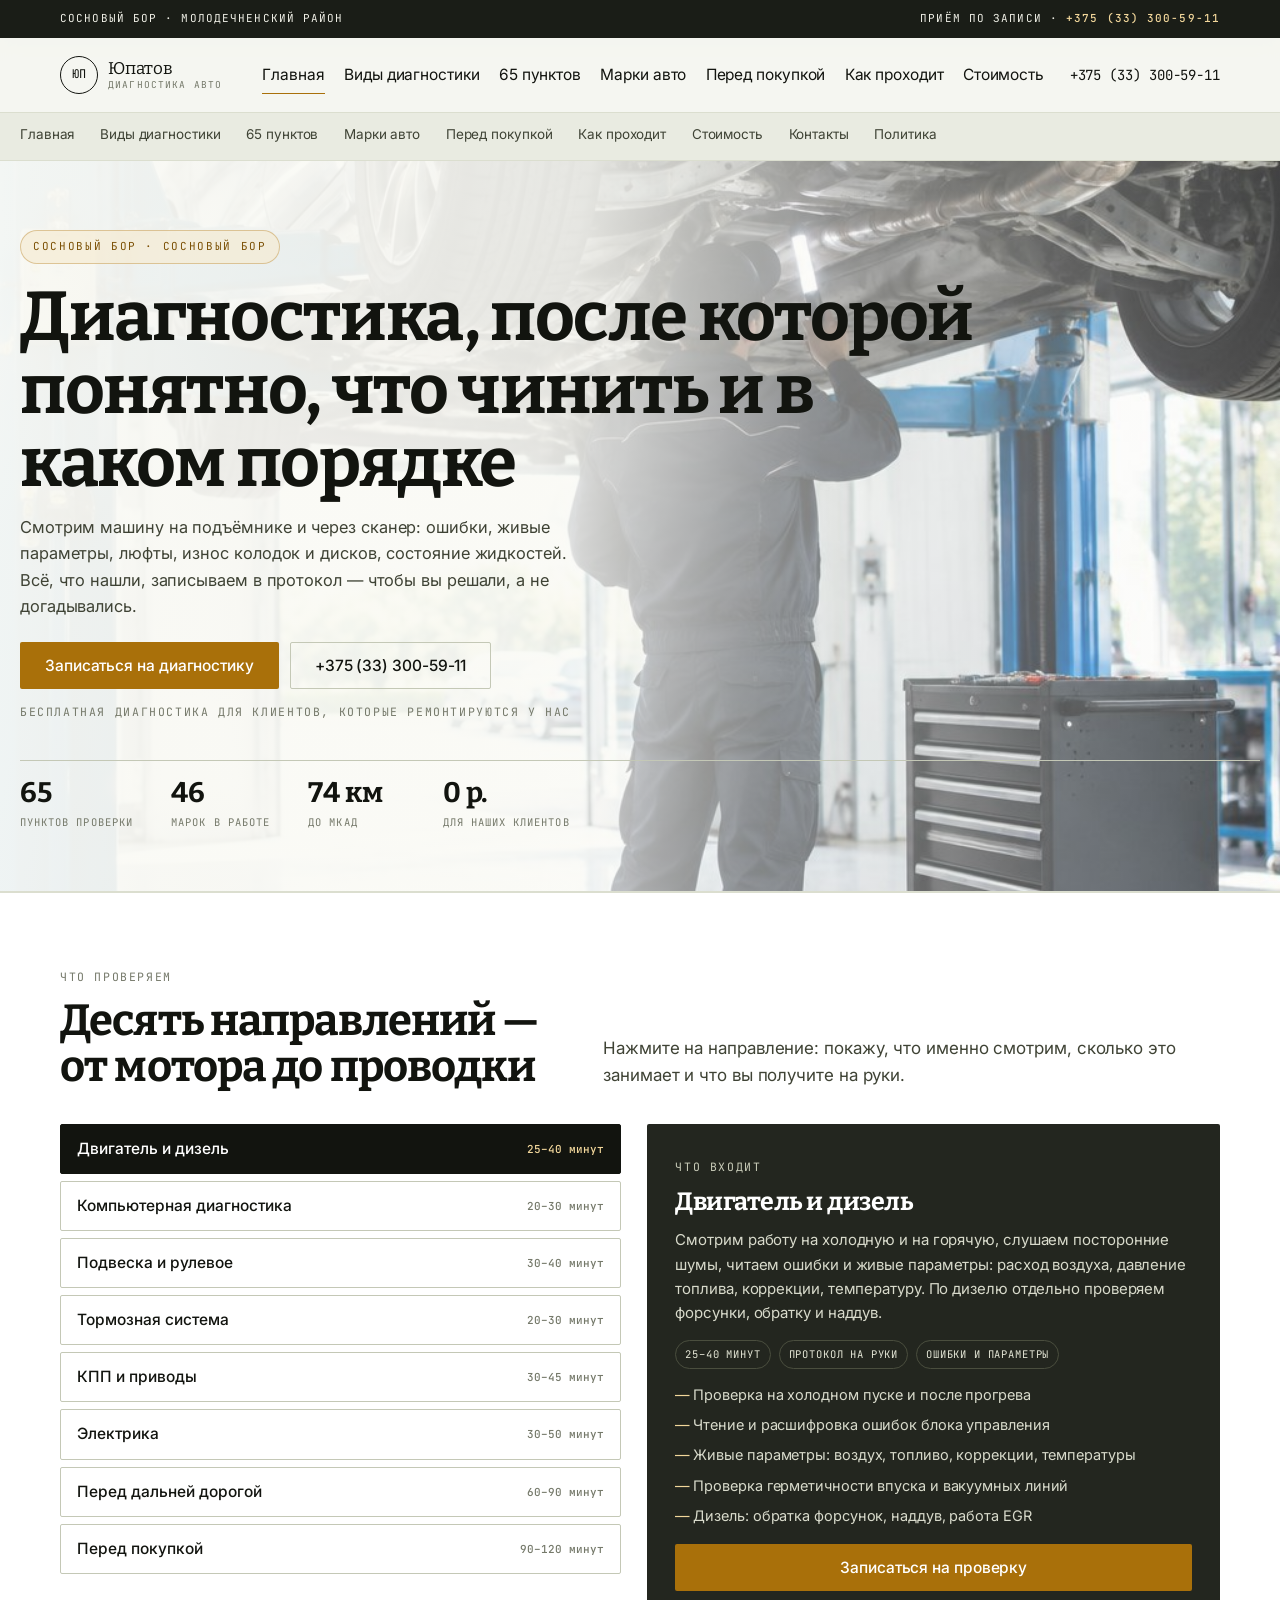
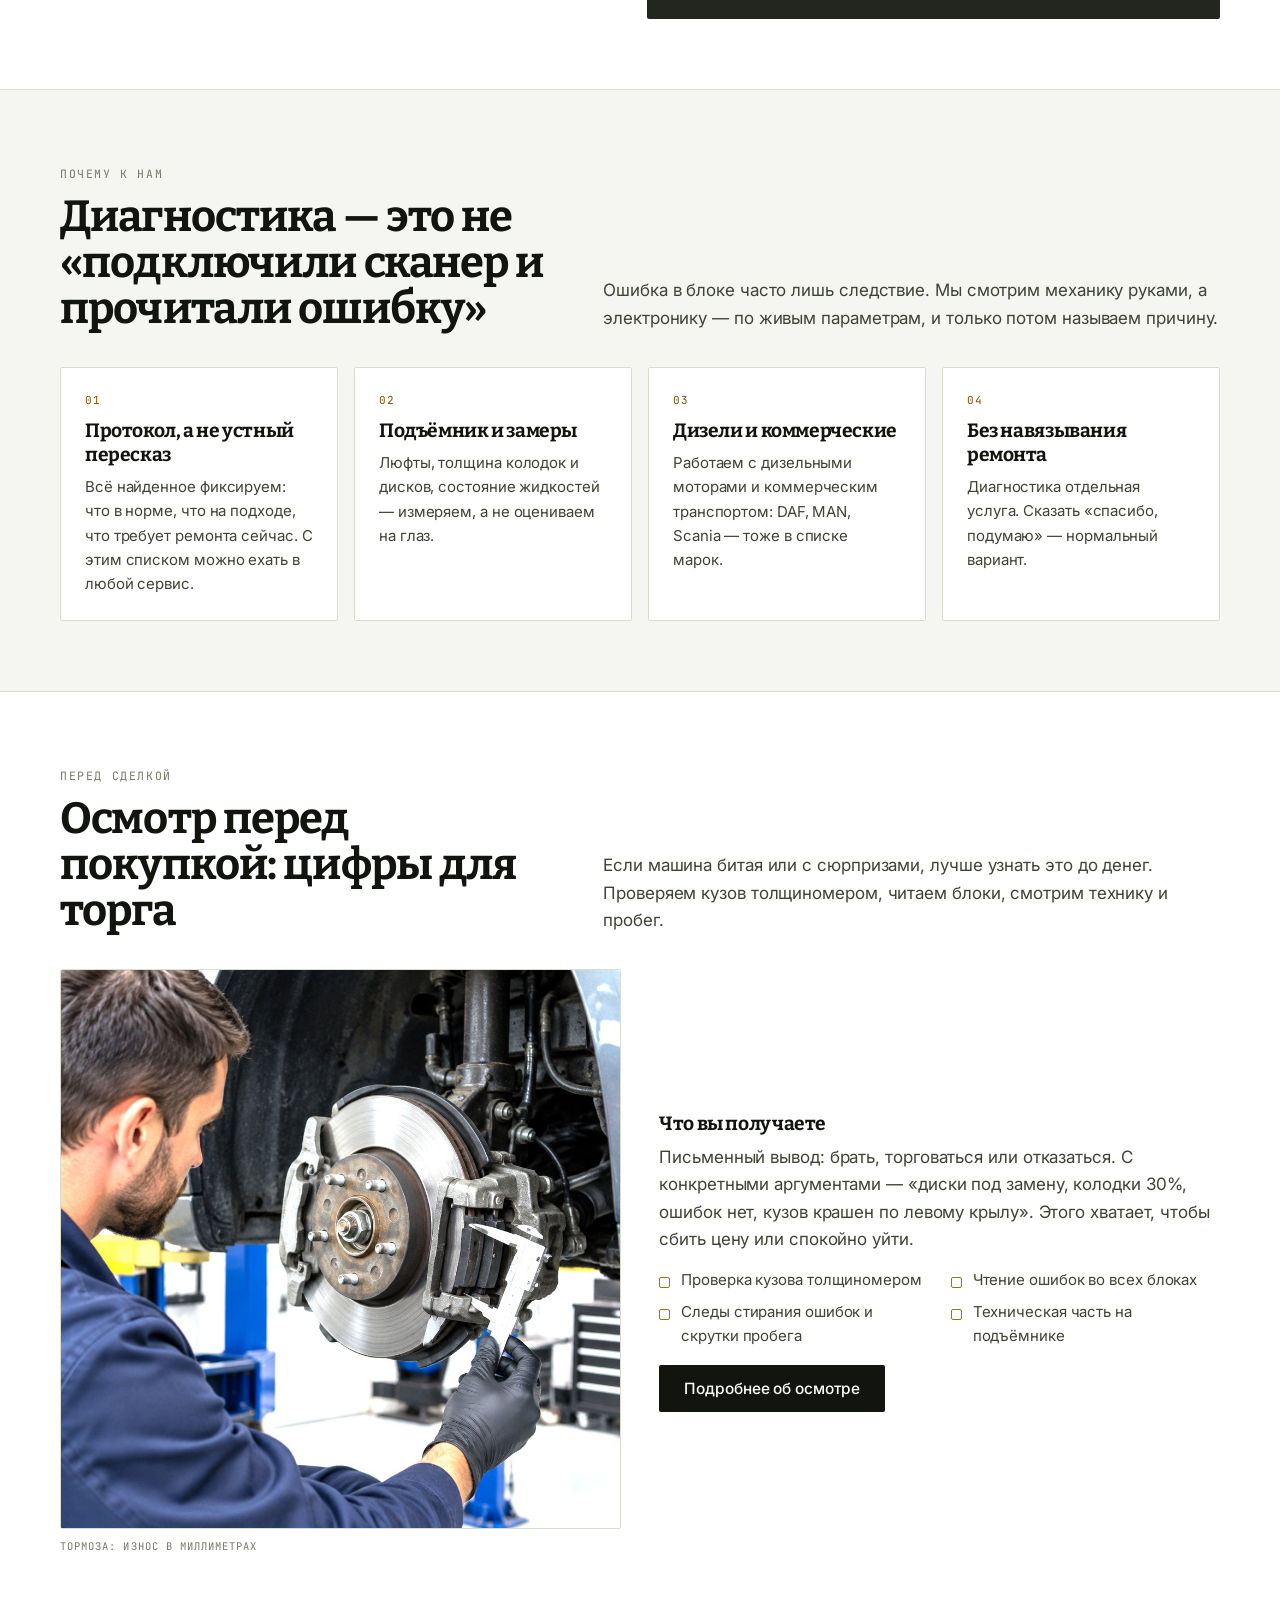
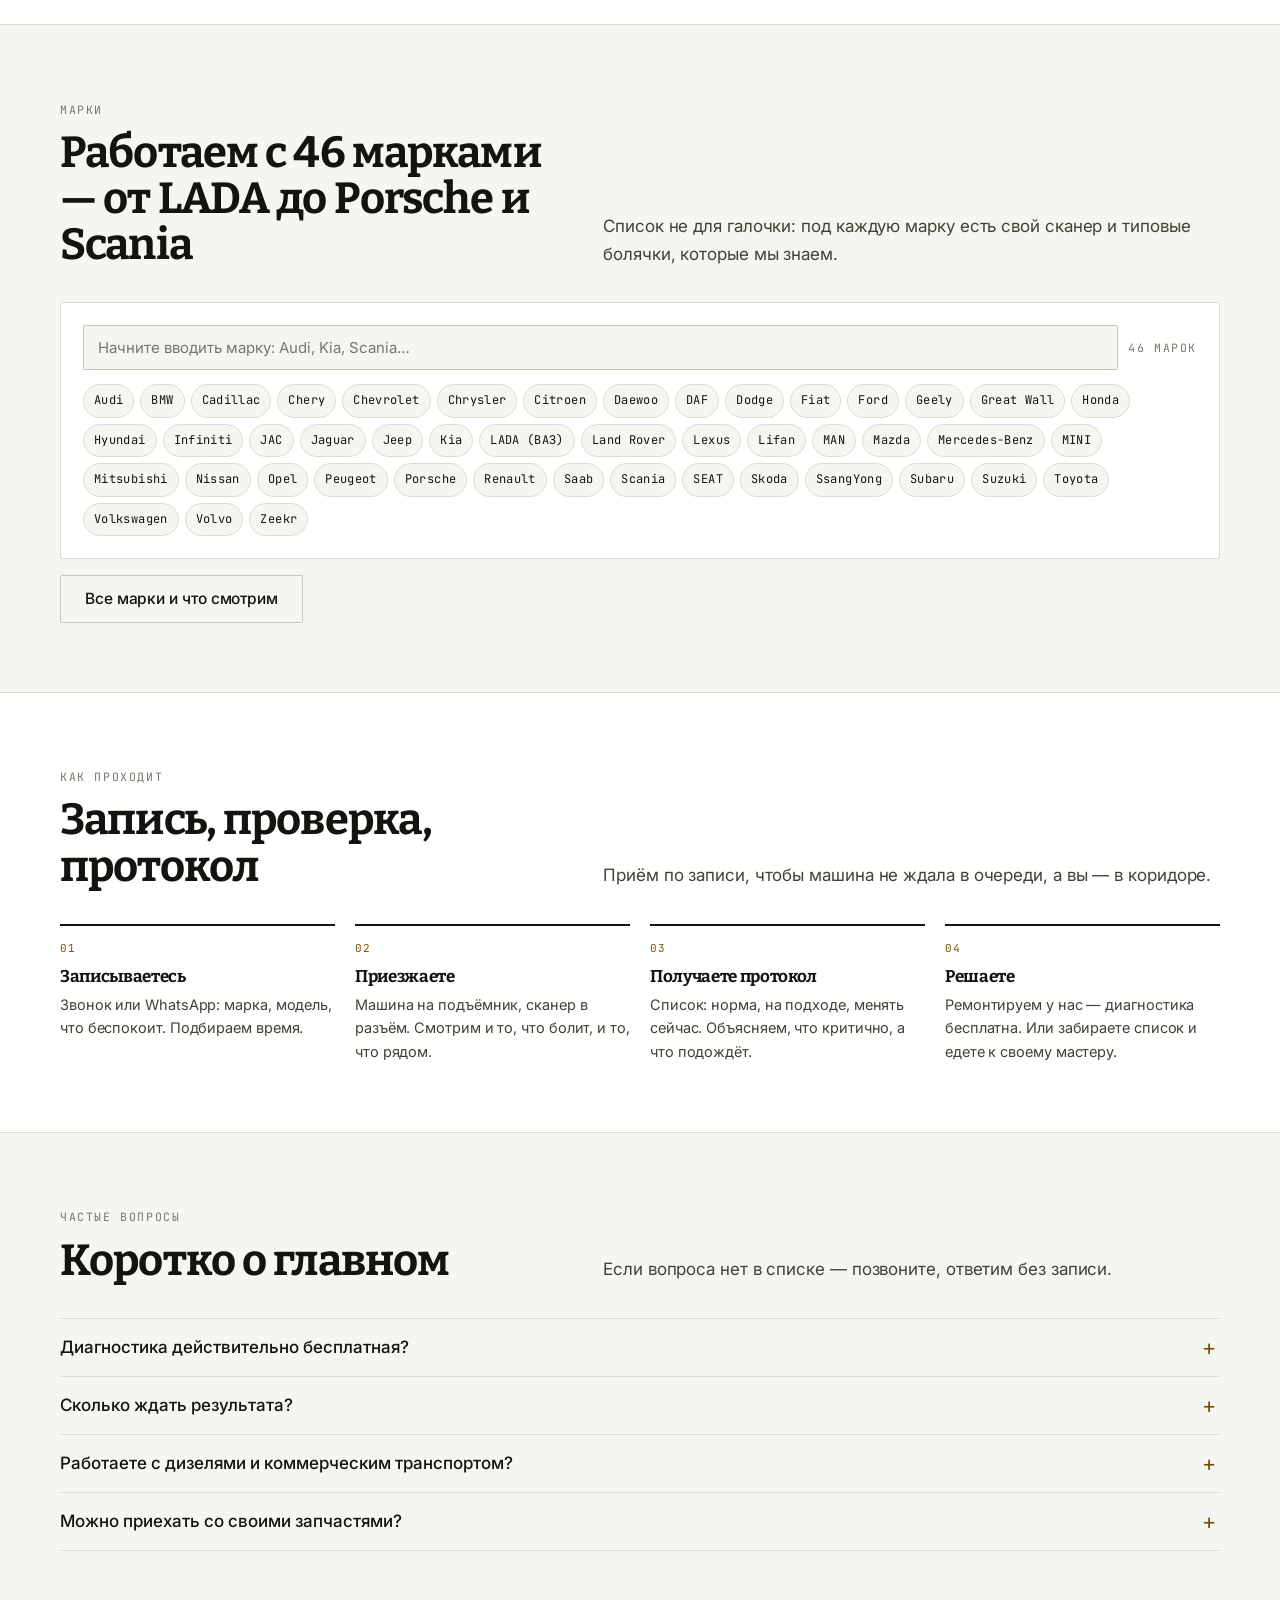
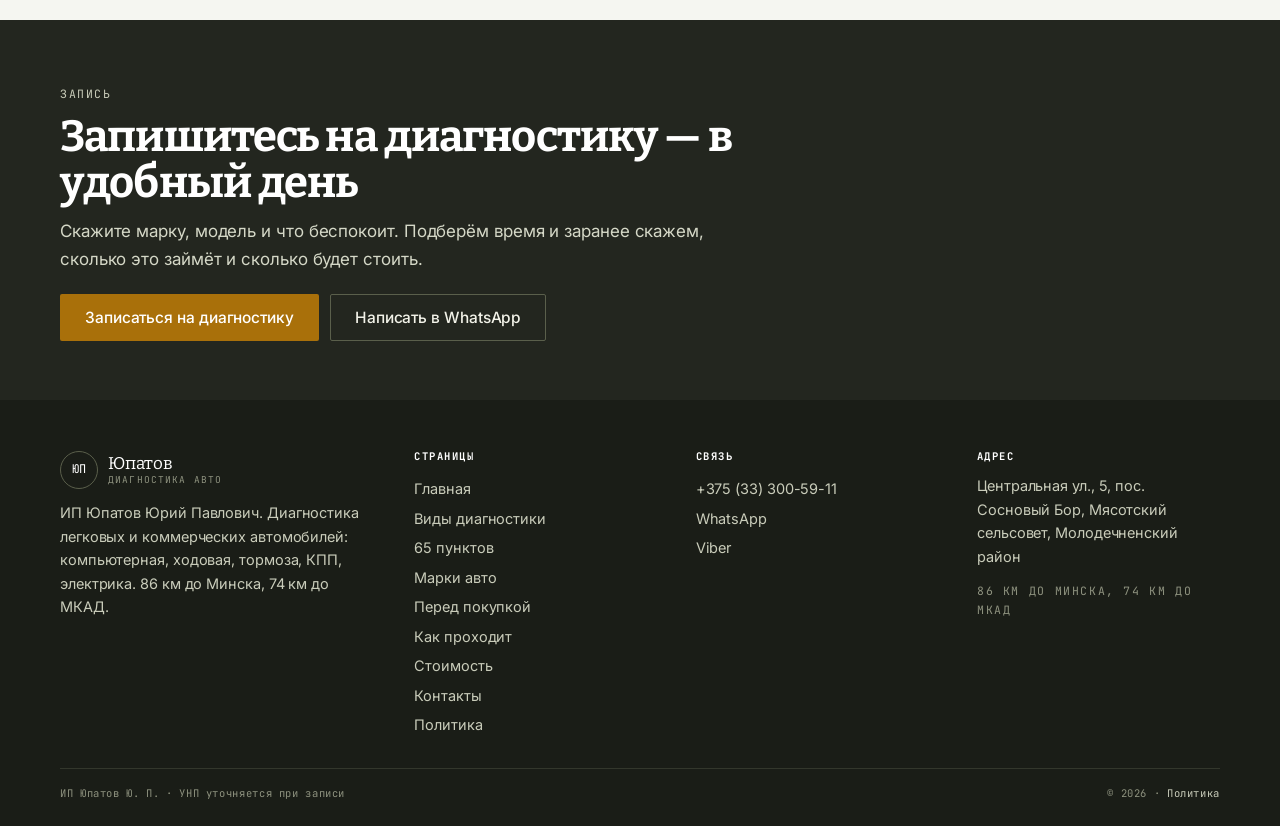
<file: index.html>
<!doctype html>
<html lang="ru">
<head>
<meta charset="utf-8">
<meta name="viewport" content="width=device-width, initial-scale=1">
<title>Диагностика автомобилей в Сосновом Бору — ИП Юпатов, Молодечненский район</title>
<meta name="description" content="Диагностика авто в посёлке Сосновый Бор: компьютерная, двигатель и дизель, подвеска, тормоза, КПП, электрика, осмотр перед покупкой и дальней дорогой. 65 пунктов, протокол на руки. 86 км до Минска, 74 км до МКАД.">
<meta property="og:title" content="Диагностика автомобилей в Сосновом Бору — ИП Юпатов, Молодечненский район">
<meta property="og:description" content="Диагностика авто в посёлке Сосновый Бор: компьютерная, двигатель и дизель, подвеска, тормоза, КПП, электрика, осмотр перед покупкой и дальней дорогой. 65 пунктов, протокол на руки. 86 км до Минска, 74 км до МКАД.">
<meta property="og:type" content="website">
<meta property="og:locale" content="ru_RU">
<link rel="preconnect" href="https://fonts.googleapis.com">
<link rel="preconnect" href="https://fonts.gstatic.com" crossorigin>
<link href="https://fonts.googleapis.com/css2?family=Bitter:wght@400;600;700&family=Inter:wght@400;500;600&family=JetBrains+Mono:wght@400;500&display=swap" rel="stylesheet">
<style>:root{--paper:#F5F6F1;--paper2:#E9EBE1;--white:#FFFFFF;--ink:#12140F;--ink2:#3F4335;--muted:#75796A;
--line:#DBDECF;--line2:#C4C8B6;--amb:#A9700A;--amb-d:#7C5106;--amb-l:#F5EBD3;--graph:#23261F;--deep:#1A1D17;
--d:'Bitter',Georgia,serif;--b:'Inter',system-ui,sans-serif;--m:'JetBrains Mono',ui-monospace,monospace;
--r:2px;--max:1240px}
*{box-sizing:border-box}
html{-webkit-text-size-adjust:100%;scroll-behavior:smooth}
body{margin:0;background:var(--paper);color:var(--ink);font:17px/1.62 var(--b);letter-spacing:-.005em}
img{max-width:100%;display:block}
a{color:inherit;text-decoration:none}
h1,h2,h3,h4{margin:0;font-family:var(--d);font-weight:700;line-height:1.06;letter-spacing:-.02em}
h1{font-size:clamp(34px,5.4vw,72px)}
h2{font-size:clamp(26px,3.4vw,46px)}
h3{font-size:clamp(18px,1.5vw,23px);line-height:1.24}
p{margin:0 0 14px}
.wrap{width:100%;max-width:var(--max);margin:0 auto;padding:0 clamp(16px,3.4vw,40px)}
.mono{font-family:var(--m);font-size:11.5px;letter-spacing:.14em;text-transform:uppercase;color:var(--muted)}
.sr{position:absolute;width:1px;height:1px;overflow:hidden;clip:rect(0 0 0 0)}
:focus-visible{outline:2px solid var(--amb-d);outline-offset:3px}
/* шапка */
.top{background:var(--deep);color:#EFEFE6}
.top__in{display:flex;align-items:center;justify-content:space-between;gap:14px;min-height:38px;font-family:var(--m);font-size:11px;letter-spacing:.1em;text-transform:uppercase}
.top b{color:#F2D79B;font-weight:500}
.hd{position:sticky;top:0;z-index:60;background:rgba(245,246,241,.94);backdrop-filter:blur(10px);border-bottom:1px solid var(--line)}
.hd__in{display:flex;align-items:center;gap:clamp(12px,2vw,28px);min-height:74px}
.logo{display:flex;align-items:center;gap:10px;flex:0 0 auto}
.logo__m{width:38px;height:38px;border-radius:50%;border:1.5px solid var(--ink);display:grid;place-items:center;font-family:var(--m);font-size:12px;letter-spacing:.02em}
.logo__t{font-family:var(--d);font-size:17px;line-height:1.05}
.logo__t small{display:block;font-family:var(--m);font-size:9.5px;letter-spacing:.12em;color:var(--muted);text-transform:uppercase;margin-top:2px}
.nav{display:flex;gap:clamp(10px,1.5vw,22px);margin-left:auto;flex-wrap:wrap}
.nav a{font-size:15.5px;padding:6px 0;border-bottom:1.5px solid transparent;white-space:nowrap}
.nav a:hover{border-color:var(--line2)}
.nav a.is-on{border-color:var(--amb)}
.hd__tel{display:flex;align-items:center;gap:8px;font-family:var(--m);font-size:14px;white-space:nowrap}
.burger{display:none;width:44px;height:44px;border:1px solid var(--line2);background:transparent;border-radius:var(--r);margin-left:auto;cursor:pointer}
.burger span{display:block;width:18px;height:1.5px;background:var(--ink);margin:4px auto}
/* полоса страниц */
.strip{border-bottom:1px solid var(--line);background:var(--paper2);overflow-x:auto}
.strip__in{display:flex;gap:clamp(12px,2vw,26px);padding:11px 0;white-space:nowrap;font-size:13.5px}
.strip a{color:var(--ink2);padding-bottom:2px;border-bottom:1px solid transparent}
.strip a:hover{color:var(--ink);border-color:var(--line2)}
.strip a.is-on{color:var(--ink);border-color:var(--amb)}
/* кнопки */
.btn{display:inline-flex;align-items:center;gap:9px;padding:15px 24px;border-radius:var(--r);font:500 15.5px/1 var(--b);border:1.5px solid transparent;cursor:pointer;transition:.18s}
.btn--go{background:var(--amb);color:#fff}
.btn--go:hover{background:var(--amb-d)}
.btn--ink{background:var(--ink);color:#fff}
.btn--ink:hover{background:var(--graph)}
.btn--gh{background:transparent;border-color:var(--line2);color:var(--ink)}
.btn--gh:hover{border-color:var(--ink)}
/* меню-панель */
.drw{position:fixed;inset:0;z-index:120;background:var(--paper);display:none;padding:20px;overflow:auto}
.drw.on{display:block}
.drw__top{display:flex;justify-content:space-between;align-items:center;margin-bottom:22px}
.drw__x{width:46px;height:46px;border:1px solid var(--line2);background:transparent;border-radius:var(--r);font-size:20px;cursor:pointer}
.drw nav{display:grid;gap:2px}
.drw nav a{font-family:var(--d);font-size:clamp(21px,5.6vw,30px);padding:11px 0;border-bottom:1px solid var(--line)}
.drw__c{margin-top:22px;display:grid;gap:9px}
.drw__c a{font-family:var(--m);font-size:13px}
</style>
<link rel="stylesheet" href="assets/css/site.v1.css">
</head>
<body>
<div class="top"><div class="wrap top__in"><div>Сосновый Бор · Молодечненский район</div><div>Приём по записи · <b>+375 (33) 300-59-11</b></div></div></div><header class="hd"><div class="wrap hd__in"><a class="logo" href="index.html"><span class="logo__m">ЮП</span><span class="logo__t">Юпатов<small>диагностика авто</small></span></a><nav class="nav"><a href="index.html" class="is-on">Главная</a><a href="diagnostika.html">Виды диагностики</a><a href="punkty.html">65 пунктов</a><a href="marki.html">Марки авто</a><a href="pered-pokupkoy.html">Перед покупкой</a><a href="process.html">Как проходит</a><a href="ceny.html">Стоимость</a></nav><a class="hd__tel" href="tel:+375333005911">+375 (33) 300-59-11</a><button class="burger" id="burger" aria-label="Меню" aria-expanded="false"><span></span><span></span><span></span></button></div></header><div class="strip"><div class="wrap strip__in"><a href="index.html" aria-current="page">Главная</a><a href="diagnostika.html">Виды диагностики</a><a href="punkty.html">65 пунктов</a><a href="marki.html">Марки авто</a><a href="pered-pokupkoy.html">Перед покупкой</a><a href="process.html">Как проходит</a><a href="ceny.html">Стоимость</a><a href="kontakty.html">Контакты</a><a href="politika.html">Политика</a></div></div><div class="drw" id="drawer" role="dialog" aria-modal="true" aria-label="Меню"><div class="drw__top"><a class="logo" href="index.html"><span class="logo__m">ЮП</span><span class="logo__t">Юпатов<small>диагностика авто</small></span></a><button class="drw__x" id="drawerClose" aria-label="Закрыть">×</button></div><nav><a href="index.html">Главная</a><a href="diagnostika.html">Виды диагностики</a><a href="punkty.html">65 пунктов</a><a href="marki.html">Марки авто</a><a href="pered-pokupkoy.html">Перед покупкой</a><a href="process.html">Как проходит</a><a href="ceny.html">Стоимость</a><a href="kontakty.html">Контакты</a><a href="politika.html">Политика</a></nav><div class="drw__c"><a href="tel:+375333005911">+375 (33) 300-59-11</a><a href="https://wa.me/375333005911" target="_blank" rel="noopener">WhatsApp</a><a href="viber://chat?number=%2B375333005911">Viber</a></div></div><section class="hero"><div class="hero__bg"><img src="assets/img/hero.jpg" alt="Автомобиль на подъёмнике в чистом сервисном боксе во время диагностики" fetchpriority="high" width="1600" height="1000"></div><div class="wrap hero__in"><span class="hero__kick">Сосновый Бор · Сосновый Бор</span><h1>Диагностика, после которой понятно, что чинить и в каком порядке</h1><p class="hero__lead">Смотрим машину на подъёмнике и через сканер: ошибки, живые параметры, люфты, износ колодок и дисков, состояние жидкостей. Всё, что нашли, записываем в протокол — чтобы вы решали, а не догадывались.</p><div class="hero__acts"><a class="btn btn--go" href="kontakty.html">Записаться на диагностику</a><a class="btn btn--gh" href="tel:+375333005911">+375 (33) 300-59-11</a></div><p class="mono" style="margin-top:14px">Бесплатная диагностика для клиентов, которые ремонтируются у нас</p><div class="hero__figs"><div><b>65</b><span>пунктов проверки</span></div><div><b>46</b><span>марок в работе</span></div><div><b>74 км</b><span>до МКАД</span></div><div><b>0 р.</b><span>для наших клиентов</span></div></div></div></section><section class="sec sec--alt"><div class="wrap"><div class="sh"><div><span class="mono">Что проверяем</span><h2 style="margin-top:8px">Десять направлений — от мотора до проводки</h2></div><p>Нажмите на направление: покажу, что именно смотрим, сколько это занимает и что вы получите на руки.</p></div><div class="pick"><div class="pick__list" role="group" aria-label="Что проверить"><button type="button" data-zone="engine" aria-pressed="false">Двигатель и дизель<em>25–40 минут</em></button><button type="button" data-zone="computer" aria-pressed="false">Компьютерная диагностика<em>20–30 минут</em></button><button type="button" data-zone="suspension" aria-pressed="false">Подвеска и рулевое<em>30–40 минут</em></button><button type="button" data-zone="brakes" aria-pressed="false">Тормозная система<em>20–30 минут</em></button><button type="button" data-zone="gearbox" aria-pressed="false">КПП и приводы<em>30–45 минут</em></button><button type="button" data-zone="electric" aria-pressed="false">Электрика<em>30–50 минут</em></button><button type="button" data-zone="trip" aria-pressed="false">Перед дальней дорогой<em>60–90 минут</em></button><button type="button" data-zone="buy" aria-pressed="false">Перед покупкой<em>90–120 минут</em></button></div><div class="pick__out" aria-live="polite"><span class="mono">Что входит</span><h3 id="pTitle">Выберите зону проверки</h3><p id="pText">Слева — десять направлений. Нажмите на нужное, и я покажу, что именно проверяем, сколько это занимает и что вы получите на руки.</p><div class="pick__meta" id="pMeta"></div><ul id="pList"></ul><a class="btn btn--go" id="pWa" href="https://wa.me/375333005911" target="_blank" rel="noopener">Записаться на проверку</a></div></div></div></section><section class="sec "><div class="wrap"><div class="sh"><div><span class="mono">Почему к нам</span><h2 style="margin-top:8px">Диагностика — это не «подключили сканер и прочитали ошибку»</h2></div><p>Ошибка в блоке часто лишь следствие. Мы смотрим механику руками, а электронику — по живым параметрам, и только потом называем причину.</p></div><div class="cards"><div class="card"><span class="card__n">01</span><h3>Протокол, а не устный пересказ</h3><p>Всё найденное фиксируем: что в норме, что на подходе, что требует ремонта сейчас. С этим списком можно ехать в любой сервис.</p></div><div class="card"><span class="card__n">02</span><h3>Подъёмник и замеры</h3><p>Люфты, толщина колодок и дисков, состояние жидкостей — измеряем, а не оцениваем на глаз.</p></div><div class="card"><span class="card__n">03</span><h3>Дизели и коммерческие</h3><p>Работаем с дизельными моторами и коммерческим транспортом: DAF, MAN, Scania — тоже в списке марок.</p></div><div class="card"><span class="card__n">04</span><h3>Без навязывания ремонта</h3><p>Диагностика отдельная услуга. Сказать «спасибо, подумаю» — нормальный вариант.</p></div></div></div></section><section class="sec sec--alt"><div class="wrap"><div class="sh"><div><span class="mono">Перед сделкой</span><h2 style="margin-top:8px">Осмотр перед покупкой: цифры для торга</h2></div><p>Если машина битая или с сюрпризами, лучше узнать это до денег. Проверяем кузов толщиномером, читаем блоки, смотрим технику и пробег.</p></div><div class="split"><figure><img src="assets/img/brakes.jpg" alt="Замер толщины тормозного диска при осмотре автомобиля" loading="lazy"><figcaption>Тормоза: износ в миллиметрах</figcaption></figure><div><h3>Что вы получаете</h3><p style="color:var(--ink2);margin-top:8px">Письменный вывод: брать, торговаться или отказаться. С конкретными аргументами — «диски под замену, колодки 30%, ошибок нет, кузов крашен по левому крылу». Этого хватает, чтобы сбить цену или спокойно уйти.</p><ul class="chk"><li>Проверка кузова толщиномером</li><li>Чтение ошибок во всех блоках</li><li>Следы стирания ошибок и скрутки пробега</li><li>Техническая часть на подъёмнике</li></ul><div style="margin-top:16px"><a class="btn btn--ink" href="pered-pokupkoy.html">Подробнее об осмотре</a></div></div></div></div></section><section class="sec "><div class="wrap"><div class="sh"><div><span class="mono">Марки</span><h2 style="margin-top:8px">Работаем с 46 марками — от LADA до Porsche и Scania</h2></div><p>Список не для галочки: под каждую марку есть свой сканер и типовые болячки, которые мы знаем.</p></div><div class="brands"><div class="brands__bar"><label class="sr" for="brandQ">Поиск марки</label><input id="brandQ" type="search" placeholder="Начните вводить марку: Audi, Kia, Scania…" autocomplete="off"><span class="mono" id="brandN">46 марок</span></div><div class="brands__grid" id="brandList"><span>Audi</span><span>BMW</span><span>Cadillac</span><span>Chery</span><span>Chevrolet</span><span>Chrysler</span><span>Citroen</span><span>Daewoo</span><span>DAF</span><span>Dodge</span><span>Fiat</span><span>Ford</span><span>Geely</span><span>Great Wall</span><span>Honda</span><span>Hyundai</span><span>Infiniti</span><span>JAC</span><span>Jaguar</span><span>Jeep</span><span>Kia</span><span>LADA (ВАЗ)</span><span>Land Rover</span><span>Lexus</span><span>Lifan</span><span>MAN</span><span>Mazda</span><span>Mercedes-Benz</span><span>MINI</span><span>Mitsubishi</span><span>Nissan</span><span>Opel</span><span>Peugeot</span><span>Porsche</span><span>Renault</span><span>Saab</span><span>Scania</span><span>SEAT</span><span>Skoda</span><span>SsangYong</span><span>Subaru</span><span>Suzuki</span><span>Toyota</span><span>Volkswagen</span><span>Volvo</span><span>Zeekr</span></div><p class="brands__empty" id="brandEmpty">Такой марки в списке нет — напишите, уточним по телефону.</p></div><div style="margin-top:16px"><a class="btn btn--gh" href="marki.html">Все марки и что смотрим</a></div></div></section><section class="sec sec--alt"><div class="wrap"><div class="sh"><div><span class="mono">Как проходит</span><h2 style="margin-top:8px">Запись, проверка, протокол</h2></div><p>Приём по записи, чтобы машина не ждала в очереди, а вы — в коридоре.</p></div><div class="steps"><div class="step"><span class="step__n">01</span><h3>Записываетесь</h3><p>Звонок или WhatsApp: марка, модель, что беспокоит. Подбираем время.</p></div><div class="step"><span class="step__n">02</span><h3>Приезжаете</h3><p>Машина на подъёмник, сканер в разъём. Смотрим и то, что болит, и то, что рядом.</p></div><div class="step"><span class="step__n">03</span><h3>Получаете протокол</h3><p>Список: норма, на подходе, менять сейчас. Объясняем, что критично, а что подождёт.</p></div><div class="step"><span class="step__n">04</span><h3>Решаете</h3><p>Ремонтируем у нас — диагностика бесплатна. Или забираете список и едете к своему мастеру.</p></div></div></div></section><section class="sec "><div class="wrap"><div class="sh"><div><span class="mono">Частые вопросы</span><h2 style="margin-top:8px">Коротко о главном</h2></div><p>Если вопроса нет в списке — позвоните, ответим без записи.</p></div><div class="faq"><div class="faq__i"><button class="faq__q" aria-expanded="false">Диагностика действительно бесплатная?</button><div class="faq__a">Для клиентов, которые ремонтируются у нас, — да, бесплатно. Если вы приехали только за диагностикой, стоимость зависит от объёма: компьютерная и подъёмник считаются отдельно. Точную сумму называем до начала работ.</div></div><div class="faq__i"><button class="faq__q" aria-expanded="false">Сколько ждать результата?</button><div class="faq__a">Компьютерная диагностика — 20–30 минут, ходовая на подъёмнике — 30–40, осмотр перед покупкой — до двух часов. Протокол отдаём в тот же день.</div></div><div class="faq__i"><button class="faq__q" aria-expanded="false">Работаете с дизелями и коммерческим транспортом?</button><div class="faq__a">Да, включая DAF, MAN и Scania. Для грузового транспорта уточните габариты — подъёмник рассчитан на легковые и лёгкий коммерческий транспорт.</div></div><div class="faq__i"><button class="faq__q" aria-expanded="false">Можно приехать со своими запчастями?</button><div class="faq__a">Можно. Диагностику и работу считаем отдельно от деталей.</div></div></div></div></section><section class="cta"><div class="wrap"><span class="mono" style="color:#C8CBB8">Запись</span><h2 style="margin-top:8px">Запишитесь на диагностику — в удобный день</h2><p>Скажите марку, модель и что беспокоит. Подберём время и заранее скажем, сколько это займёт и сколько будет стоить.</p><div class="cta__acts"><a class="btn btn--go" href="kontakty.html">Записаться на диагностику</a><a class="btn btn--gh" href="https://wa.me/375333005911">Написать в WhatsApp</a></div></div></section><footer class="ft"><div class="wrap"><div class="ft__g"><div><div class="logo" style="margin-bottom:12px"><span class="logo__m" style="border-color:#5A5F4B;color:#fff">ЮП</span><span class="logo__t" style="color:#fff">Юпатов<small style="color:#8E927F">диагностика авто</small></span></div><p style="max-width:32em">ИП Юпатов Юрий Павлович. Диагностика легковых и коммерческих автомобилей: компьютерная, ходовая, тормоза, КПП, электрика. 86 км до Минска, 74 км до МКАД.</p></div><div><h4>Страницы</h4><a href="index.html">Главная</a><a href="diagnostika.html">Виды диагностики</a><a href="punkty.html">65 пунктов</a><a href="marki.html">Марки авто</a><a href="pered-pokupkoy.html">Перед покупкой</a><a href="process.html">Как проходит</a><a href="ceny.html">Стоимость</a><a href="kontakty.html">Контакты</a><a href="politika.html">Политика</a></div><div><h4>Связь</h4><a href="tel:+375333005911">+375 (33) 300-59-11</a><a href="https://wa.me/375333005911" target="_blank" rel="noopener">WhatsApp</a><a href="viber://chat?number=%2B375333005911">Viber</a></div><div><h4>Адрес</h4><p>Центральная ул., 5, пос. Сосновый Бор, Мясотский сельсовет, Молодечненский район</p><p class="mono" style="color:#8E927F">86 км до Минска, 74 км до МКАД</p></div></div><div class="ft__bot"><span>ИП Юпатов Ю. П. · УНП уточняется при записи</span><span>© 2026 · <a href="politika.html" style="display:inline">Политика</a></span></div></div></footer>
<div class="mbar">
  <a href="tel:+375333005911"><b>Звонок</b>сейчас</a>
  <a href="https://wa.me/375333005911" target="_blank" rel="noopener"><b>WhatsApp</b>написать</a>
  <a href="viber://chat?number=%2B375333005911"><b>Viber</b>написать</a>
  <a class="go" href="kontakty.html"><b>Записаться</b>на день</a>
</div>
<script>window.YUP_ZONES={"engine": {"t": "Двигатель и дизель", "d": "Смотрим работу на холодную и на горячую, слушаем посторонние шумы, читаем ошибки и живые параметры: расход воздуха, давление топлива, коррекции, температуру. По дизелю отдельно проверяем форсунки, обратку и наддув.", "meta": ["25–40 минут", "Протокол на руки", "Ошибки и параметры"], "list": ["Проверка на холодном пуске и после прогрева", "Чтение и расшифровка ошибок блока управления", "Живые параметры: воздух, топливо, коррекции, температуры", "Проверка герметичности впуска и вакуумных линий", "Дизель: обратка форсунок, наддув, работа EGR"]}, "computer": {"t": "Компьютерная диагностика", "d": "Подключаемся к блокам через разъём OBD и смотрим не только ошибки, но и то, как мотор и коробка работают в движении. Ошибки стираем только после того, как объяснили причину.", "meta": ["20–30 минут", "Все блоки", "Тест-драйв"], "list": ["Опрос всех доступных блоков, а не только двигателя", "Расшифровка сохранённых и текущих ошибок", "Снимок параметров в движении, если нужен", "Проверка готовности систем после ремонта"]}, "suspension": {"t": "Подвеска и рулевое", "d": "Машину поднимаем и проверяем люфты руками, а не «на слух»: шаровые, наконечники, тяги, стойки, опоры, сайлентблоки, ступичные подшипники. Отдельно рулевая рейка и её пыльники.", "meta": ["30–40 минут", "На подъёмнике", "Список люфтов"], "list": ["Люфты шаровых, наконечников, рулевых тяг", "Состояние стоек, опор и пыльников", "Сайлентблоки рычагов и стабилизатора", "Ступичные подшипники: шум и люфт", "Рулевая рейка, пыльники, жидкость ГУР"]}, "brakes": {"t": "Тормозная система", "d": "Мерим толщину колодок и дисков, смотрим износ неравномерный или нет, проверяем шланги, суппорты, стояночный тормоз и состояние жидкости.", "meta": ["20–30 минут", "Замеры", "Износ в мм"], "list": ["Толщина колодок и дисков по осям", "Равномерность износа и биение", "Суппорты, направляющие, шланги и трубки", "Стояночный тормоз и его привод", "Состояние и влажность тормозной жидкости"]}, "gearbox": {"t": "КПП и приводы", "d": "Для автомата смотрим температуры, давление и адаптации, для механики — работу сцепления и приводы. Плюс проверка на тест-драйве: толчки, задержки, вой.", "meta": ["30–45 минут", "Тест-драйв", "Адаптации"], "list": ["Ошибки и параметры блока КПП", "Температура и давление в АКПП", "Толчки и задержки при переключении", "Состояние масла, уровень и запах", "Приводы, ШРУСы, пыльники"]}, "electric": {"t": "Электрика", "d": "Проверяем зарядку, стартер, потребители, массу и типичные болячки по марке: генератор, аккумулятор, блоки комфорта, датчики.", "meta": ["30–50 минут", "Поиск утечек", "Схема цепи"], "list": ["Напряжение заряда и состояние аккумулятора", "Проверка стартера и цепи запуска", "Поиск утечки тока по потребителям", "Ошибки блоков комфорта и датчиков", "Проверка массы и разъёмов"]}, "trip": {"t": "Перед дальней дорогой", "d": "Полная проверка перед поездкой: жидкости, ремни, охлаждение, шины, свет, тормоза, подвеска. Смысл — найти то, что может остановить вас в дороге, а не через неделю.", "meta": ["60–90 минут", "65 пунктов", "Отчёт"], "list": ["Уровни и состояние всех жидкостей", "Охлаждение: патрубки, радиатор, вентилятор", "Ремни, ролики, натяжители", "Шины, давление, износ, запаска", "Свет, дворники, обзорность", "Тормоза и подвеска — экспресс-проверка"]}, "buy": {"t": "Перед покупкой", "d": "Задача — не «посмотреть машину», а дать вам цифры для торга и причину отказа, если машина битая или с скрученным пробегом. Смотрим кузов, историю ошибок, технику.", "meta": ["90–120 минут", "Толщиномер", "Аргументы для торга"], "list": ["Проверка кузова толщиномером и по зазорам", "Следы ремонта, сварки, замены элементов", "Ошибки в блоках и следы их стирания", "Пробег: косвенные признаки и данные блоков", "Техническая часть: мотор, коробка, подвеска", "Письменный вывод: брать или торговаться"]}};</script>
<script src="assets/js/main.v1.js" defer></script>
</body>
</html>
</file>
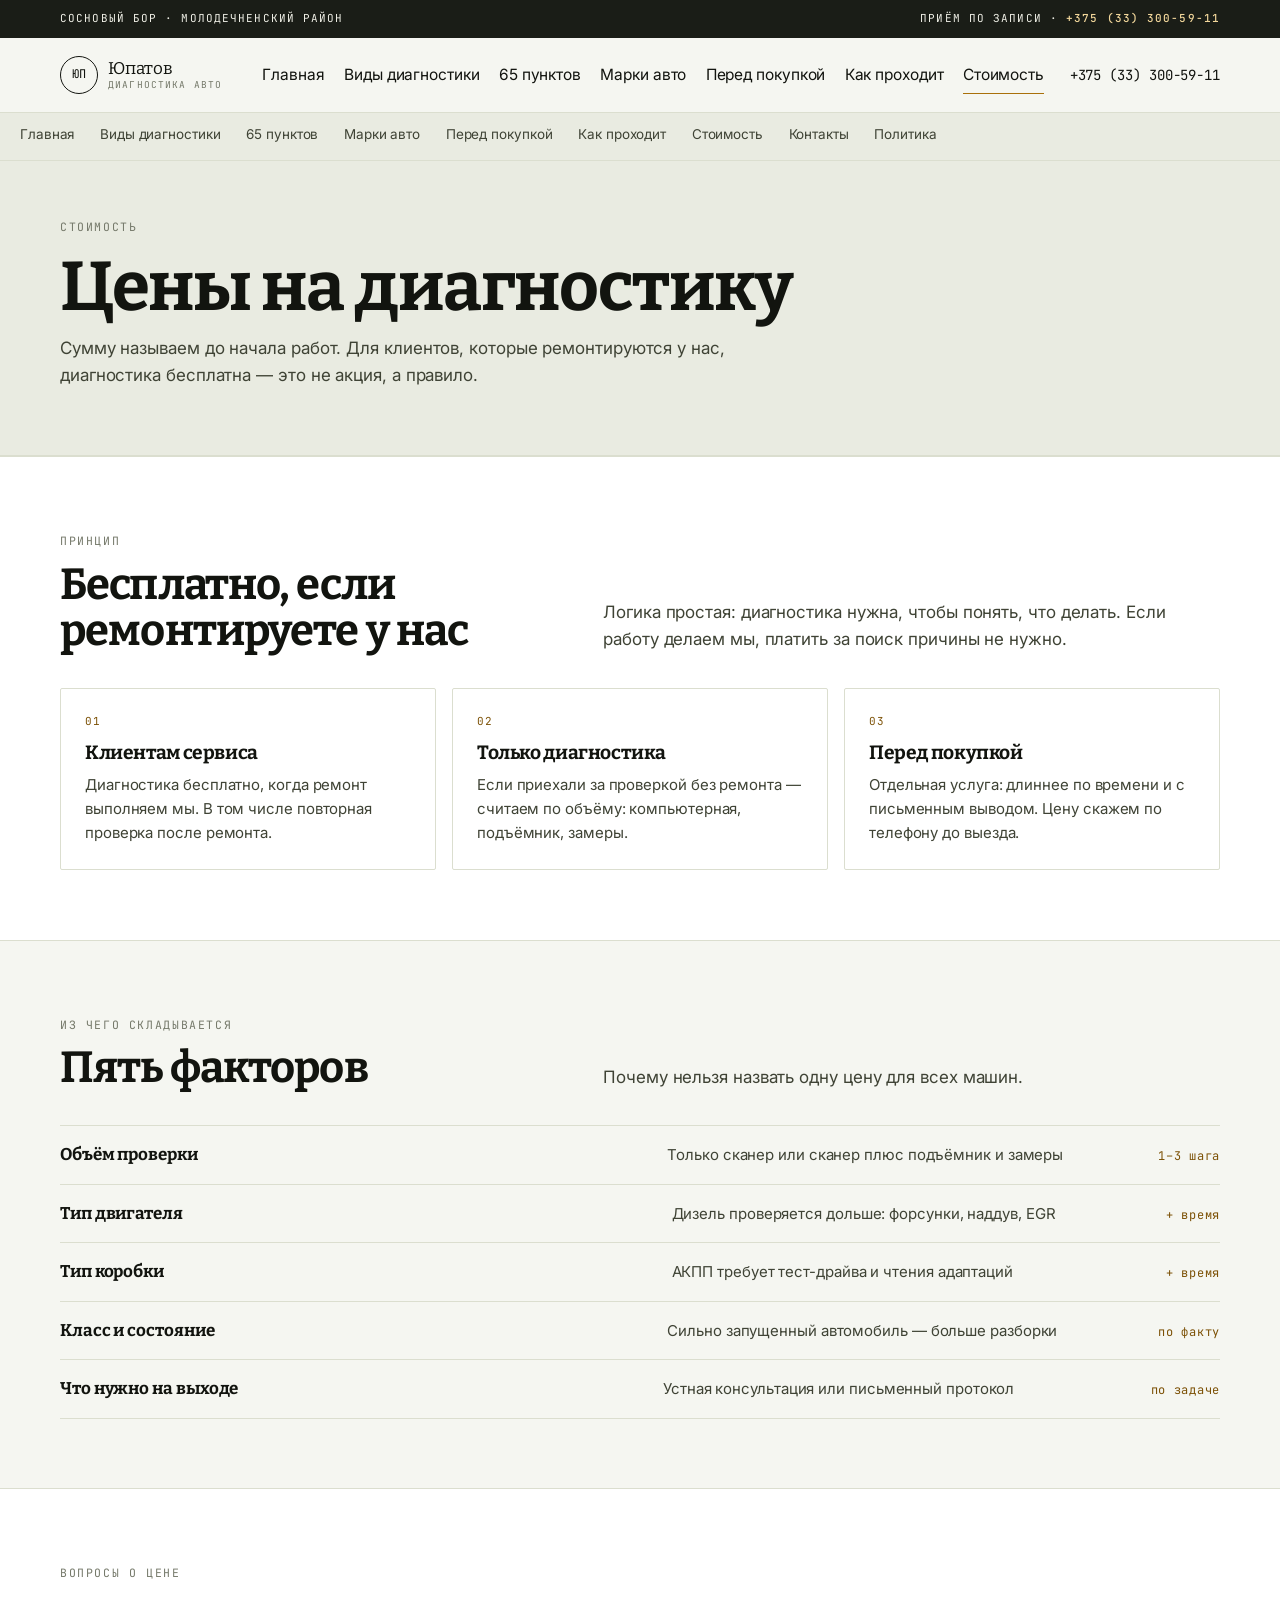
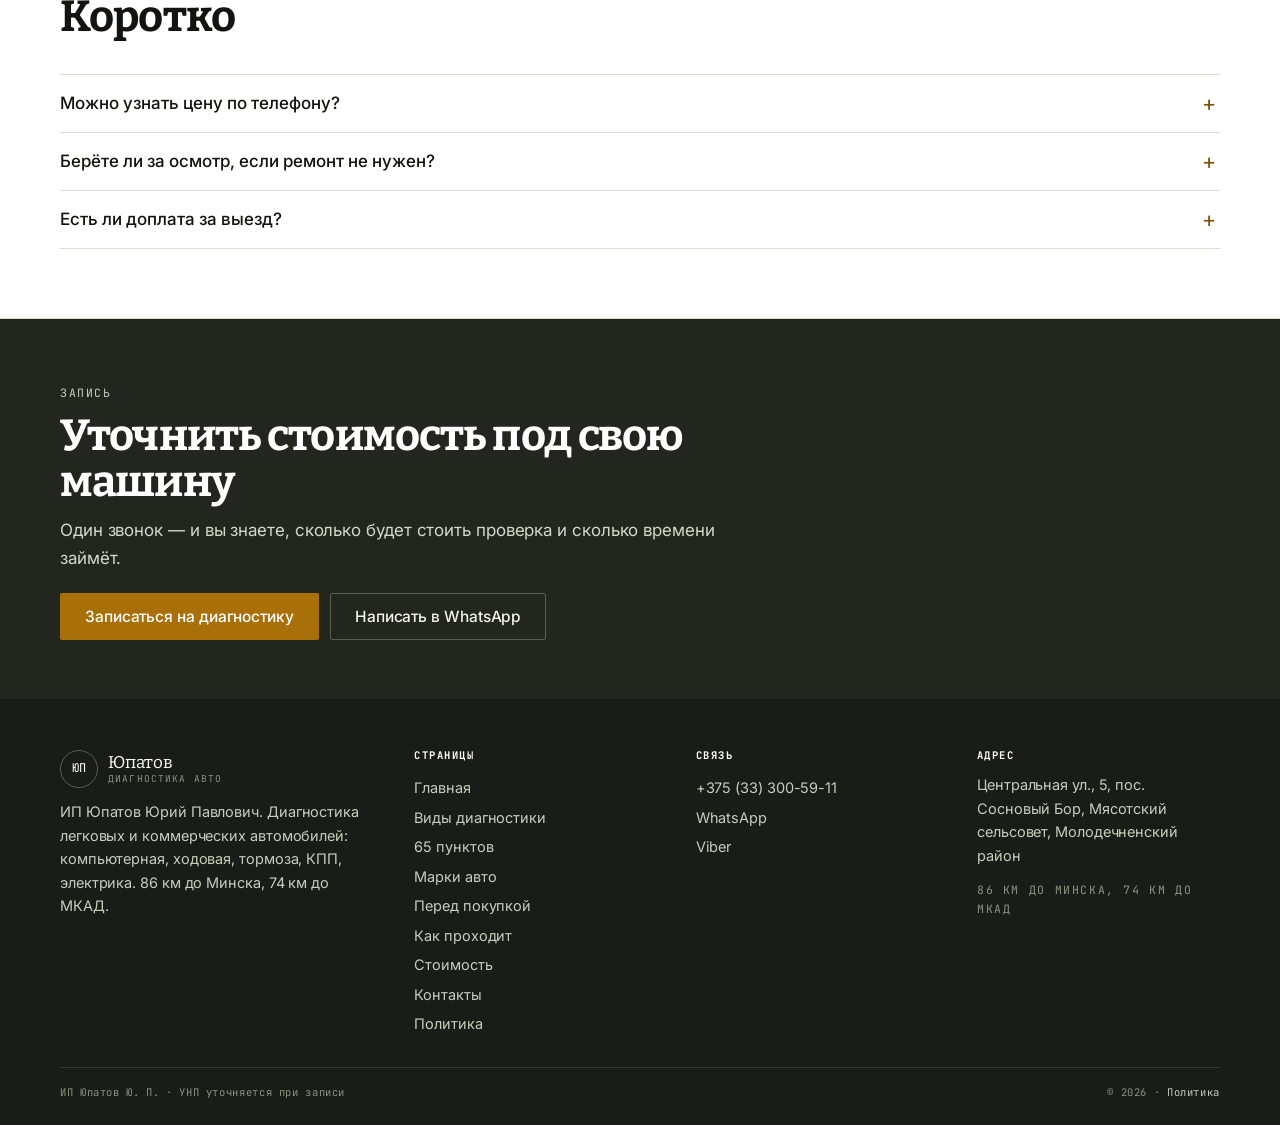
<file: ceny.html>
<!doctype html>
<html lang="ru">
<head>
<meta charset="utf-8">
<meta name="viewport" content="width=device-width, initial-scale=1">
<title>Стоимость диагностики — Сосновый Бор, ИП Юпатов</title>
<meta name="description" content="Сколько стоит диагностика автомобиля: компьютерная, ходовая, тормоза, КПП, осмотр перед покупкой. Бесплатно для клиентов сервиса.">
<meta property="og:title" content="Стоимость диагностики — Сосновый Бор, ИП Юпатов">
<meta property="og:description" content="Сколько стоит диагностика автомобиля: компьютерная, ходовая, тормоза, КПП, осмотр перед покупкой. Бесплатно для клиентов сервиса.">
<meta property="og:type" content="website">
<meta property="og:locale" content="ru_RU">
<link rel="preconnect" href="https://fonts.googleapis.com">
<link rel="preconnect" href="https://fonts.gstatic.com" crossorigin>
<link href="https://fonts.googleapis.com/css2?family=Bitter:wght@400;600;700&family=Inter:wght@400;500;600&family=JetBrains+Mono:wght@400;500&display=swap" rel="stylesheet">
<style>:root{--paper:#F5F6F1;--paper2:#E9EBE1;--white:#FFFFFF;--ink:#12140F;--ink2:#3F4335;--muted:#75796A;
--line:#DBDECF;--line2:#C4C8B6;--amb:#A9700A;--amb-d:#7C5106;--amb-l:#F5EBD3;--graph:#23261F;--deep:#1A1D17;
--d:'Bitter',Georgia,serif;--b:'Inter',system-ui,sans-serif;--m:'JetBrains Mono',ui-monospace,monospace;
--r:2px;--max:1240px}
*{box-sizing:border-box}
html{-webkit-text-size-adjust:100%;scroll-behavior:smooth}
body{margin:0;background:var(--paper);color:var(--ink);font:17px/1.62 var(--b);letter-spacing:-.005em}
img{max-width:100%;display:block}
a{color:inherit;text-decoration:none}
h1,h2,h3,h4{margin:0;font-family:var(--d);font-weight:700;line-height:1.06;letter-spacing:-.02em}
h1{font-size:clamp(34px,5.4vw,72px)}
h2{font-size:clamp(26px,3.4vw,46px)}
h3{font-size:clamp(18px,1.5vw,23px);line-height:1.24}
p{margin:0 0 14px}
.wrap{width:100%;max-width:var(--max);margin:0 auto;padding:0 clamp(16px,3.4vw,40px)}
.mono{font-family:var(--m);font-size:11.5px;letter-spacing:.14em;text-transform:uppercase;color:var(--muted)}
.sr{position:absolute;width:1px;height:1px;overflow:hidden;clip:rect(0 0 0 0)}
:focus-visible{outline:2px solid var(--amb-d);outline-offset:3px}
/* шапка */
.top{background:var(--deep);color:#EFEFE6}
.top__in{display:flex;align-items:center;justify-content:space-between;gap:14px;min-height:38px;font-family:var(--m);font-size:11px;letter-spacing:.1em;text-transform:uppercase}
.top b{color:#F2D79B;font-weight:500}
.hd{position:sticky;top:0;z-index:60;background:rgba(245,246,241,.94);backdrop-filter:blur(10px);border-bottom:1px solid var(--line)}
.hd__in{display:flex;align-items:center;gap:clamp(12px,2vw,28px);min-height:74px}
.logo{display:flex;align-items:center;gap:10px;flex:0 0 auto}
.logo__m{width:38px;height:38px;border-radius:50%;border:1.5px solid var(--ink);display:grid;place-items:center;font-family:var(--m);font-size:12px;letter-spacing:.02em}
.logo__t{font-family:var(--d);font-size:17px;line-height:1.05}
.logo__t small{display:block;font-family:var(--m);font-size:9.5px;letter-spacing:.12em;color:var(--muted);text-transform:uppercase;margin-top:2px}
.nav{display:flex;gap:clamp(10px,1.5vw,22px);margin-left:auto;flex-wrap:wrap}
.nav a{font-size:15.5px;padding:6px 0;border-bottom:1.5px solid transparent;white-space:nowrap}
.nav a:hover{border-color:var(--line2)}
.nav a.is-on{border-color:var(--amb)}
.hd__tel{display:flex;align-items:center;gap:8px;font-family:var(--m);font-size:14px;white-space:nowrap}
.burger{display:none;width:44px;height:44px;border:1px solid var(--line2);background:transparent;border-radius:var(--r);margin-left:auto;cursor:pointer}
.burger span{display:block;width:18px;height:1.5px;background:var(--ink);margin:4px auto}
/* полоса страниц */
.strip{border-bottom:1px solid var(--line);background:var(--paper2);overflow-x:auto}
.strip__in{display:flex;gap:clamp(12px,2vw,26px);padding:11px 0;white-space:nowrap;font-size:13.5px}
.strip a{color:var(--ink2);padding-bottom:2px;border-bottom:1px solid transparent}
.strip a:hover{color:var(--ink);border-color:var(--line2)}
.strip a.is-on{color:var(--ink);border-color:var(--amb)}
/* кнопки */
.btn{display:inline-flex;align-items:center;gap:9px;padding:15px 24px;border-radius:var(--r);font:500 15.5px/1 var(--b);border:1.5px solid transparent;cursor:pointer;transition:.18s}
.btn--go{background:var(--amb);color:#fff}
.btn--go:hover{background:var(--amb-d)}
.btn--ink{background:var(--ink);color:#fff}
.btn--ink:hover{background:var(--graph)}
.btn--gh{background:transparent;border-color:var(--line2);color:var(--ink)}
.btn--gh:hover{border-color:var(--ink)}
/* меню-панель */
.drw{position:fixed;inset:0;z-index:120;background:var(--paper);display:none;padding:20px;overflow:auto}
.drw.on{display:block}
.drw__top{display:flex;justify-content:space-between;align-items:center;margin-bottom:22px}
.drw__x{width:46px;height:46px;border:1px solid var(--line2);background:transparent;border-radius:var(--r);font-size:20px;cursor:pointer}
.drw nav{display:grid;gap:2px}
.drw nav a{font-family:var(--d);font-size:clamp(21px,5.6vw,30px);padding:11px 0;border-bottom:1px solid var(--line)}
.drw__c{margin-top:22px;display:grid;gap:9px}
.drw__c a{font-family:var(--m);font-size:13px}
</style>
<link rel="stylesheet" href="assets/css/site.v1.css">
</head>
<body>
<div class="top"><div class="wrap top__in"><div>Сосновый Бор · Молодечненский район</div><div>Приём по записи · <b>+375 (33) 300-59-11</b></div></div></div><header class="hd"><div class="wrap hd__in"><a class="logo" href="index.html"><span class="logo__m">ЮП</span><span class="logo__t">Юпатов<small>диагностика авто</small></span></a><nav class="nav"><a href="index.html">Главная</a><a href="diagnostika.html">Виды диагностики</a><a href="punkty.html">65 пунктов</a><a href="marki.html">Марки авто</a><a href="pered-pokupkoy.html">Перед покупкой</a><a href="process.html">Как проходит</a><a href="ceny.html" class="is-on">Стоимость</a></nav><a class="hd__tel" href="tel:+375333005911">+375 (33) 300-59-11</a><button class="burger" id="burger" aria-label="Меню" aria-expanded="false"><span></span><span></span><span></span></button></div></header><div class="strip"><div class="wrap strip__in"><a href="index.html">Главная</a><a href="diagnostika.html">Виды диагностики</a><a href="punkty.html">65 пунктов</a><a href="marki.html">Марки авто</a><a href="pered-pokupkoy.html">Перед покупкой</a><a href="process.html">Как проходит</a><a href="ceny.html" aria-current="page">Стоимость</a><a href="kontakty.html">Контакты</a><a href="politika.html">Политика</a></div></div><div class="drw" id="drawer" role="dialog" aria-modal="true" aria-label="Меню"><div class="drw__top"><a class="logo" href="index.html"><span class="logo__m">ЮП</span><span class="logo__t">Юпатов<small>диагностика авто</small></span></a><button class="drw__x" id="drawerClose" aria-label="Закрыть">×</button></div><nav><a href="index.html">Главная</a><a href="diagnostika.html">Виды диагностики</a><a href="punkty.html">65 пунктов</a><a href="marki.html">Марки авто</a><a href="pered-pokupkoy.html">Перед покупкой</a><a href="process.html">Как проходит</a><a href="ceny.html">Стоимость</a><a href="kontakty.html">Контакты</a><a href="politika.html">Политика</a></nav><div class="drw__c"><a href="tel:+375333005911">+375 (33) 300-59-11</a><a href="https://wa.me/375333005911" target="_blank" rel="noopener">WhatsApp</a><a href="viber://chat?number=%2B375333005911">Viber</a></div></div><section class="ph"><div class="wrap"><span class="mono">Стоимость</span><h1 style="margin-top:10px">Цены на диагностику</h1><p>Сумму называем до начала работ. Для клиентов, которые ремонтируются у нас, диагностика бесплатна — это не акция, а правило.</p></div></section><section class="sec sec--alt"><div class="wrap"><div class="sh"><div><span class="mono">Принцип</span><h2 style="margin-top:8px">Бесплатно, если ремонтируете у нас</h2></div><p>Логика простая: диагностика нужна, чтобы понять, что делать. Если работу делаем мы, платить за поиск причины не нужно.</p></div><div class="cards"><div class="card"><span class="card__n">01</span><h3>Клиентам сервиса</h3><p>Диагностика бесплатно, когда ремонт выполняем мы. В том числе повторная проверка после ремонта.</p></div><div class="card"><span class="card__n">02</span><h3>Только диагностика</h3><p>Если приехали за проверкой без ремонта — считаем по объёму: компьютерная, подъёмник, замеры.</p></div><div class="card"><span class="card__n">03</span><h3>Перед покупкой</h3><p>Отдельная услуга: длиннее по времени и с письменным выводом. Цену скажем по телефону до выезда.</p></div></div></div></section><section class="sec "><div class="wrap"><div class="sh"><div><span class="mono">Из чего складывается</span><h2 style="margin-top:8px">Пять факторов</h2></div><p>Почему нельзя назвать одну цену для всех машин.</p></div><div class="rows"><div class="row"><b>Объём проверки</b><span>Только сканер или сканер плюс подъёмник и замеры</span><i>1–3 шага</i></div><div class="row"><b>Тип двигателя</b><span>Дизель проверяется дольше: форсунки, наддув, EGR</span><i>+ время</i></div><div class="row"><b>Тип коробки</b><span>АКПП требует тест-драйва и чтения адаптаций</span><i>+ время</i></div><div class="row"><b>Класс и состояние</b><span>Сильно запущенный автомобиль — больше разборки</span><i>по факту</i></div><div class="row"><b>Что нужно на выходе</b><span>Устная консультация или письменный протокол</span><i>по задаче</i></div></div></div></section><section class="sec sec--alt"><div class="wrap"><div class="sh"><div><span class="mono">Вопросы о цене</span><h2 style="margin-top:8px">Коротко</h2></div><p></p></div><div class="faq"><div class="faq__i"><button class="faq__q" aria-expanded="false">Можно узнать цену по телефону?</button><div class="faq__a">Да. Скажите марку, модель и что беспокоит — назовём диапазон и уточним, от чего зависит.</div></div><div class="faq__i"><button class="faq__q" aria-expanded="false">Берёте ли за осмотр, если ремонт не нужен?</button><div class="faq__a">Если приехали только за диагностикой — да, это отдельная услуга. Если по итогам ремонта нет, платите только за проверку.</div></div><div class="faq__i"><button class="faq__q" aria-expanded="false">Есть ли доплата за выезд?</button><div class="faq__a">Мы работаем на своей территории в Сосновом Бору. Выезд обсуждается отдельно, если он вообще возможен.</div></div></div></div></section><section class="cta"><div class="wrap"><span class="mono" style="color:#C8CBB8">Запись</span><h2 style="margin-top:8px">Уточнить стоимость под свою машину</h2><p>Один звонок — и вы знаете, сколько будет стоить проверка и сколько времени займёт.</p><div class="cta__acts"><a class="btn btn--go" href="kontakty.html">Записаться на диагностику</a><a class="btn btn--gh" href="https://wa.me/375333005911">Написать в WhatsApp</a></div></div></section><footer class="ft"><div class="wrap"><div class="ft__g"><div><div class="logo" style="margin-bottom:12px"><span class="logo__m" style="border-color:#5A5F4B;color:#fff">ЮП</span><span class="logo__t" style="color:#fff">Юпатов<small style="color:#8E927F">диагностика авто</small></span></div><p style="max-width:32em">ИП Юпатов Юрий Павлович. Диагностика легковых и коммерческих автомобилей: компьютерная, ходовая, тормоза, КПП, электрика. 86 км до Минска, 74 км до МКАД.</p></div><div><h4>Страницы</h4><a href="index.html">Главная</a><a href="diagnostika.html">Виды диагностики</a><a href="punkty.html">65 пунктов</a><a href="marki.html">Марки авто</a><a href="pered-pokupkoy.html">Перед покупкой</a><a href="process.html">Как проходит</a><a href="ceny.html">Стоимость</a><a href="kontakty.html">Контакты</a><a href="politika.html">Политика</a></div><div><h4>Связь</h4><a href="tel:+375333005911">+375 (33) 300-59-11</a><a href="https://wa.me/375333005911" target="_blank" rel="noopener">WhatsApp</a><a href="viber://chat?number=%2B375333005911">Viber</a></div><div><h4>Адрес</h4><p>Центральная ул., 5, пос. Сосновый Бор, Мясотский сельсовет, Молодечненский район</p><p class="mono" style="color:#8E927F">86 км до Минска, 74 км до МКАД</p></div></div><div class="ft__bot"><span>ИП Юпатов Ю. П. · УНП уточняется при записи</span><span>© 2026 · <a href="politika.html" style="display:inline">Политика</a></span></div></div></footer>
<div class="mbar">
  <a href="tel:+375333005911"><b>Звонок</b>сейчас</a>
  <a href="https://wa.me/375333005911" target="_blank" rel="noopener"><b>WhatsApp</b>написать</a>
  <a href="viber://chat?number=%2B375333005911"><b>Viber</b>написать</a>
  <a class="go" href="kontakty.html"><b>Записаться</b>на день</a>
</div>
<script src="assets/js/main.v1.js" defer></script>
</body>
</html>
</file>
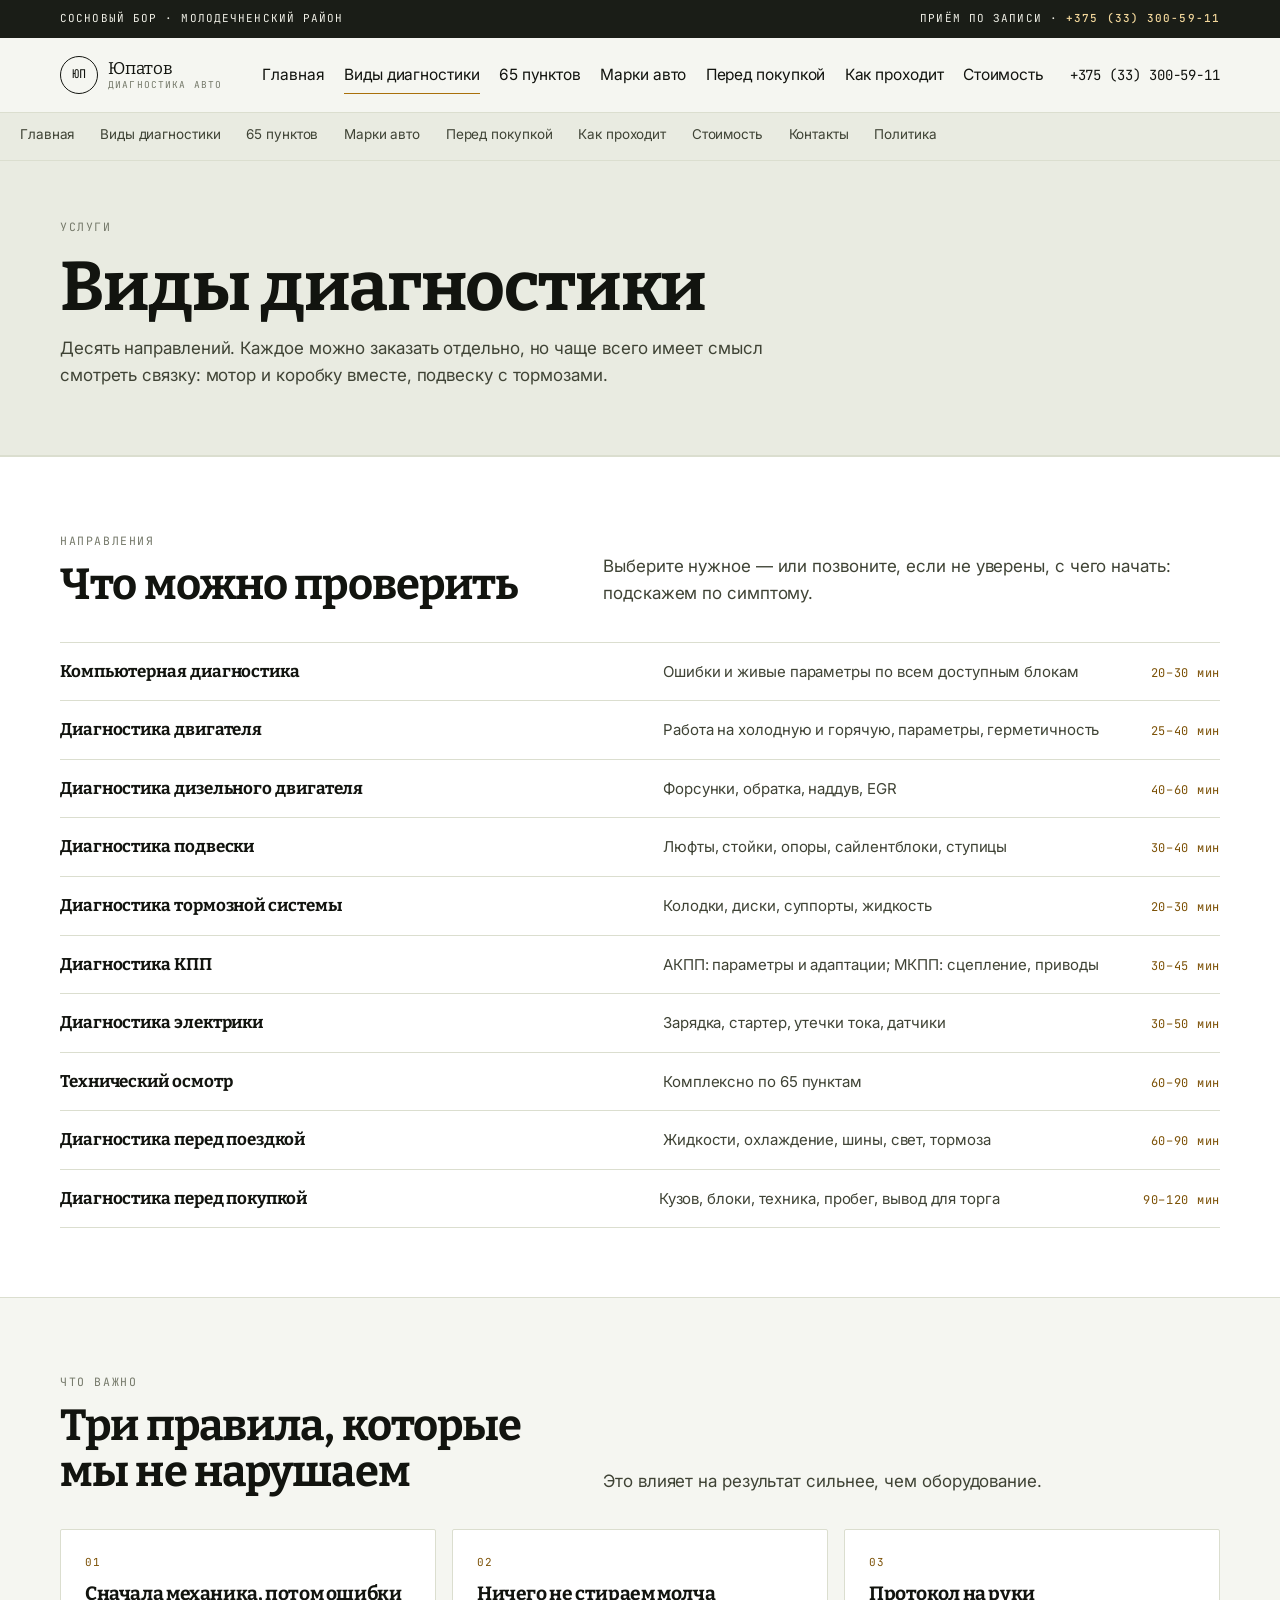
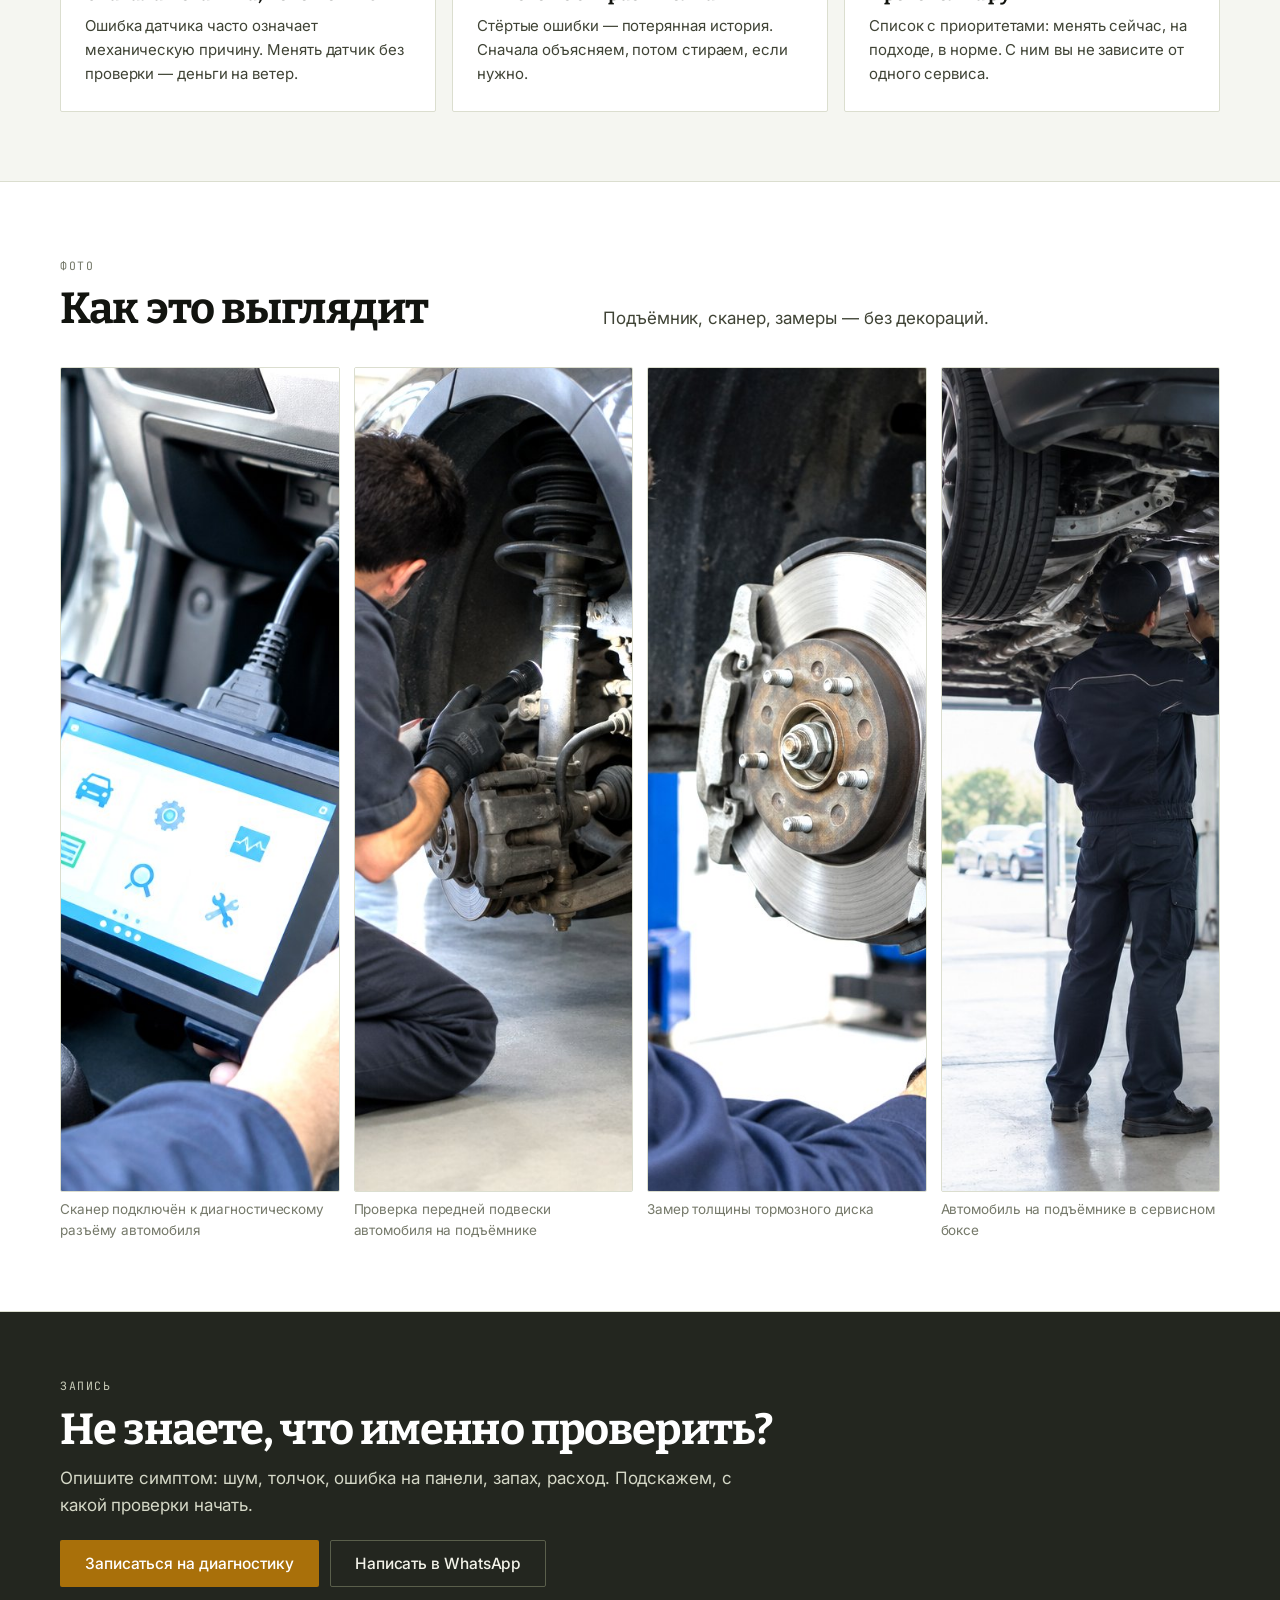
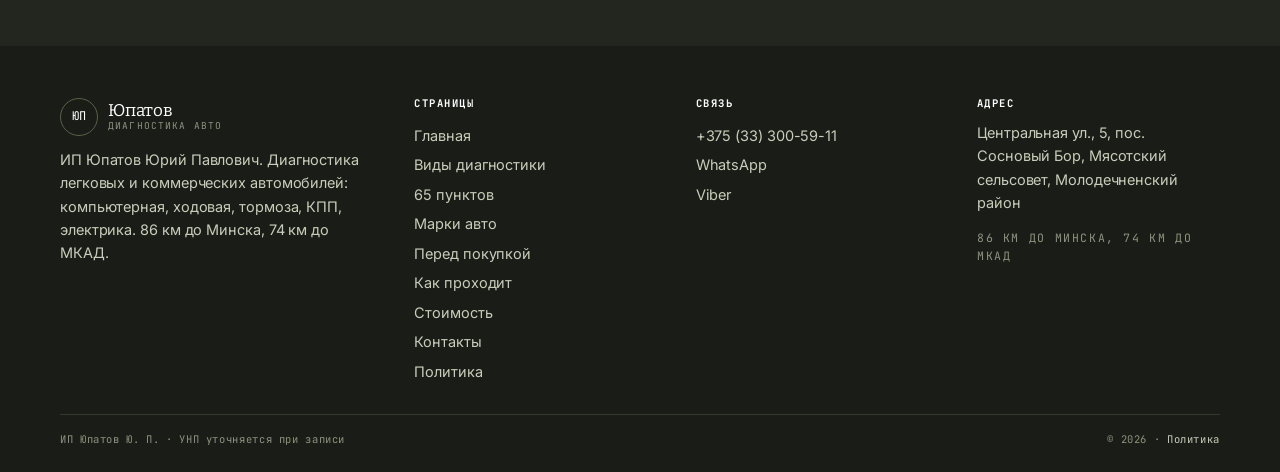
<file: diagnostika.html>
<!doctype html>
<html lang="ru">
<head>
<meta charset="utf-8">
<meta name="viewport" content="width=device-width, initial-scale=1">
<title>Виды диагностики автомобиля — Сосновый Бор, ИП Юпатов</title>
<meta name="description" content="Компьютерная диагностика, двигатель и дизель, подвеска, тормоза, КПП, электрика, осмотр перед покупкой и дальней дорогой. Сосновый Бор, Молодечненский район.">
<meta property="og:title" content="Виды диагностики автомобиля — Сосновый Бор, ИП Юпатов">
<meta property="og:description" content="Компьютерная диагностика, двигатель и дизель, подвеска, тормоза, КПП, электрика, осмотр перед покупкой и дальней дорогой. Сосновый Бор, Молодечненский район.">
<meta property="og:type" content="website">
<meta property="og:locale" content="ru_RU">
<link rel="preconnect" href="https://fonts.googleapis.com">
<link rel="preconnect" href="https://fonts.gstatic.com" crossorigin>
<link href="https://fonts.googleapis.com/css2?family=Bitter:wght@400;600;700&family=Inter:wght@400;500;600&family=JetBrains+Mono:wght@400;500&display=swap" rel="stylesheet">
<style>:root{--paper:#F5F6F1;--paper2:#E9EBE1;--white:#FFFFFF;--ink:#12140F;--ink2:#3F4335;--muted:#75796A;
--line:#DBDECF;--line2:#C4C8B6;--amb:#A9700A;--amb-d:#7C5106;--amb-l:#F5EBD3;--graph:#23261F;--deep:#1A1D17;
--d:'Bitter',Georgia,serif;--b:'Inter',system-ui,sans-serif;--m:'JetBrains Mono',ui-monospace,monospace;
--r:2px;--max:1240px}
*{box-sizing:border-box}
html{-webkit-text-size-adjust:100%;scroll-behavior:smooth}
body{margin:0;background:var(--paper);color:var(--ink);font:17px/1.62 var(--b);letter-spacing:-.005em}
img{max-width:100%;display:block}
a{color:inherit;text-decoration:none}
h1,h2,h3,h4{margin:0;font-family:var(--d);font-weight:700;line-height:1.06;letter-spacing:-.02em}
h1{font-size:clamp(34px,5.4vw,72px)}
h2{font-size:clamp(26px,3.4vw,46px)}
h3{font-size:clamp(18px,1.5vw,23px);line-height:1.24}
p{margin:0 0 14px}
.wrap{width:100%;max-width:var(--max);margin:0 auto;padding:0 clamp(16px,3.4vw,40px)}
.mono{font-family:var(--m);font-size:11.5px;letter-spacing:.14em;text-transform:uppercase;color:var(--muted)}
.sr{position:absolute;width:1px;height:1px;overflow:hidden;clip:rect(0 0 0 0)}
:focus-visible{outline:2px solid var(--amb-d);outline-offset:3px}
/* шапка */
.top{background:var(--deep);color:#EFEFE6}
.top__in{display:flex;align-items:center;justify-content:space-between;gap:14px;min-height:38px;font-family:var(--m);font-size:11px;letter-spacing:.1em;text-transform:uppercase}
.top b{color:#F2D79B;font-weight:500}
.hd{position:sticky;top:0;z-index:60;background:rgba(245,246,241,.94);backdrop-filter:blur(10px);border-bottom:1px solid var(--line)}
.hd__in{display:flex;align-items:center;gap:clamp(12px,2vw,28px);min-height:74px}
.logo{display:flex;align-items:center;gap:10px;flex:0 0 auto}
.logo__m{width:38px;height:38px;border-radius:50%;border:1.5px solid var(--ink);display:grid;place-items:center;font-family:var(--m);font-size:12px;letter-spacing:.02em}
.logo__t{font-family:var(--d);font-size:17px;line-height:1.05}
.logo__t small{display:block;font-family:var(--m);font-size:9.5px;letter-spacing:.12em;color:var(--muted);text-transform:uppercase;margin-top:2px}
.nav{display:flex;gap:clamp(10px,1.5vw,22px);margin-left:auto;flex-wrap:wrap}
.nav a{font-size:15.5px;padding:6px 0;border-bottom:1.5px solid transparent;white-space:nowrap}
.nav a:hover{border-color:var(--line2)}
.nav a.is-on{border-color:var(--amb)}
.hd__tel{display:flex;align-items:center;gap:8px;font-family:var(--m);font-size:14px;white-space:nowrap}
.burger{display:none;width:44px;height:44px;border:1px solid var(--line2);background:transparent;border-radius:var(--r);margin-left:auto;cursor:pointer}
.burger span{display:block;width:18px;height:1.5px;background:var(--ink);margin:4px auto}
/* полоса страниц */
.strip{border-bottom:1px solid var(--line);background:var(--paper2);overflow-x:auto}
.strip__in{display:flex;gap:clamp(12px,2vw,26px);padding:11px 0;white-space:nowrap;font-size:13.5px}
.strip a{color:var(--ink2);padding-bottom:2px;border-bottom:1px solid transparent}
.strip a:hover{color:var(--ink);border-color:var(--line2)}
.strip a.is-on{color:var(--ink);border-color:var(--amb)}
/* кнопки */
.btn{display:inline-flex;align-items:center;gap:9px;padding:15px 24px;border-radius:var(--r);font:500 15.5px/1 var(--b);border:1.5px solid transparent;cursor:pointer;transition:.18s}
.btn--go{background:var(--amb);color:#fff}
.btn--go:hover{background:var(--amb-d)}
.btn--ink{background:var(--ink);color:#fff}
.btn--ink:hover{background:var(--graph)}
.btn--gh{background:transparent;border-color:var(--line2);color:var(--ink)}
.btn--gh:hover{border-color:var(--ink)}
/* меню-панель */
.drw{position:fixed;inset:0;z-index:120;background:var(--paper);display:none;padding:20px;overflow:auto}
.drw.on{display:block}
.drw__top{display:flex;justify-content:space-between;align-items:center;margin-bottom:22px}
.drw__x{width:46px;height:46px;border:1px solid var(--line2);background:transparent;border-radius:var(--r);font-size:20px;cursor:pointer}
.drw nav{display:grid;gap:2px}
.drw nav a{font-family:var(--d);font-size:clamp(21px,5.6vw,30px);padding:11px 0;border-bottom:1px solid var(--line)}
.drw__c{margin-top:22px;display:grid;gap:9px}
.drw__c a{font-family:var(--m);font-size:13px}
</style>
<link rel="stylesheet" href="assets/css/site.v1.css">
</head>
<body>
<div class="top"><div class="wrap top__in"><div>Сосновый Бор · Молодечненский район</div><div>Приём по записи · <b>+375 (33) 300-59-11</b></div></div></div><header class="hd"><div class="wrap hd__in"><a class="logo" href="index.html"><span class="logo__m">ЮП</span><span class="logo__t">Юпатов<small>диагностика авто</small></span></a><nav class="nav"><a href="index.html">Главная</a><a href="diagnostika.html" class="is-on">Виды диагностики</a><a href="punkty.html">65 пунктов</a><a href="marki.html">Марки авто</a><a href="pered-pokupkoy.html">Перед покупкой</a><a href="process.html">Как проходит</a><a href="ceny.html">Стоимость</a></nav><a class="hd__tel" href="tel:+375333005911">+375 (33) 300-59-11</a><button class="burger" id="burger" aria-label="Меню" aria-expanded="false"><span></span><span></span><span></span></button></div></header><div class="strip"><div class="wrap strip__in"><a href="index.html">Главная</a><a href="diagnostika.html" aria-current="page">Виды диагностики</a><a href="punkty.html">65 пунктов</a><a href="marki.html">Марки авто</a><a href="pered-pokupkoy.html">Перед покупкой</a><a href="process.html">Как проходит</a><a href="ceny.html">Стоимость</a><a href="kontakty.html">Контакты</a><a href="politika.html">Политика</a></div></div><div class="drw" id="drawer" role="dialog" aria-modal="true" aria-label="Меню"><div class="drw__top"><a class="logo" href="index.html"><span class="logo__m">ЮП</span><span class="logo__t">Юпатов<small>диагностика авто</small></span></a><button class="drw__x" id="drawerClose" aria-label="Закрыть">×</button></div><nav><a href="index.html">Главная</a><a href="diagnostika.html">Виды диагностики</a><a href="punkty.html">65 пунктов</a><a href="marki.html">Марки авто</a><a href="pered-pokupkoy.html">Перед покупкой</a><a href="process.html">Как проходит</a><a href="ceny.html">Стоимость</a><a href="kontakty.html">Контакты</a><a href="politika.html">Политика</a></nav><div class="drw__c"><a href="tel:+375333005911">+375 (33) 300-59-11</a><a href="https://wa.me/375333005911" target="_blank" rel="noopener">WhatsApp</a><a href="viber://chat?number=%2B375333005911">Viber</a></div></div><section class="ph"><div class="wrap"><span class="mono">Услуги</span><h1 style="margin-top:10px">Виды диагностики</h1><p>Десять направлений. Каждое можно заказать отдельно, но чаще всего имеет смысл смотреть связку: мотор и коробку вместе, подвеску с тормозами.</p></div></section><section class="sec sec--alt"><div class="wrap"><div class="sh"><div><span class="mono">Направления</span><h2 style="margin-top:8px">Что можно проверить</h2></div><p>Выберите нужное — или позвоните, если не уверены, с чего начать: подскажем по симптому.</p></div><div class="rows"><div class="row"><b>Компьютерная диагностика</b><span>Ошибки и живые параметры по всем доступным блокам</span><i>20–30 мин</i></div><div class="row"><b>Диагностика двигателя</b><span>Работа на холодную и горячую, параметры, герметичность</span><i>25–40 мин</i></div><div class="row"><b>Диагностика дизельного двигателя</b><span>Форсунки, обратка, наддув, EGR</span><i>40–60 мин</i></div><div class="row"><b>Диагностика подвески</b><span>Люфты, стойки, опоры, сайлентблоки, ступицы</span><i>30–40 мин</i></div><div class="row"><b>Диагностика тормозной системы</b><span>Колодки, диски, суппорты, жидкость</span><i>20–30 мин</i></div><div class="row"><b>Диагностика КПП</b><span>АКПП: параметры и адаптации; МКПП: сцепление, приводы</span><i>30–45 мин</i></div><div class="row"><b>Диагностика электрики</b><span>Зарядка, стартер, утечки тока, датчики</span><i>30–50 мин</i></div><div class="row"><b>Технический осмотр</b><span>Комплексно по 65 пунктам</span><i>60–90 мин</i></div><div class="row"><b>Диагностика перед поездкой</b><span>Жидкости, охлаждение, шины, свет, тормоза</span><i>60–90 мин</i></div><div class="row"><b>Диагностика перед покупкой</b><span>Кузов, блоки, техника, пробег, вывод для торга</span><i>90–120 мин</i></div></div></div></section><section class="sec "><div class="wrap"><div class="sh"><div><span class="mono">Что важно</span><h2 style="margin-top:8px">Три правила, которые мы не нарушаем</h2></div><p>Это влияет на результат сильнее, чем оборудование.</p></div><div class="cards"><div class="card"><span class="card__n">01</span><h3>Сначала механика, потом ошибки</h3><p>Ошибка датчика часто означает механическую причину. Менять датчик без проверки — деньги на ветер.</p></div><div class="card"><span class="card__n">02</span><h3>Ничего не стираем молча</h3><p>Стёртые ошибки — потерянная история. Сначала объясняем, потом стираем, если нужно.</p></div><div class="card"><span class="card__n">03</span><h3>Протокол на руки</h3><p>Список с приоритетами: менять сейчас, на подходе, в норме. С ним вы не зависите от одного сервиса.</p></div></div></div></section><section class="sec sec--alt"><div class="wrap"><div class="sh"><div><span class="mono">Фото</span><h2 style="margin-top:8px">Как это выглядит</h2></div><p>Подъёмник, сканер, замеры — без декораций.</p></div><div class="gal"><figure><img src="assets/img/scan.jpg" alt="Сканер подключён к диагностическому разъёму автомобиля" loading="lazy" width="1100" height="825"><figcaption>Сканер подключён к диагностическому разъёму автомобиля</figcaption></figure><figure><img src="assets/img/susp.jpg" alt="Проверка передней подвески автомобиля на подъёмнике" loading="lazy" width="1100" height="825"><figcaption>Проверка передней подвески автомобиля на подъёмнике</figcaption></figure><figure><img src="assets/img/brakes.jpg" alt="Замер толщины тормозного диска" loading="lazy" width="1100" height="825"><figcaption>Замер толщины тормозного диска</figcaption></figure><figure><img src="assets/img/hero.jpg" alt="Автомобиль на подъёмнике в сервисном боксе" loading="lazy" width="1100" height="825"><figcaption>Автомобиль на подъёмнике в сервисном боксе</figcaption></figure></div></div></section><section class="cta"><div class="wrap"><span class="mono" style="color:#C8CBB8">Запись</span><h2 style="margin-top:8px">Не знаете, что именно проверить?</h2><p>Опишите симптом: шум, толчок, ошибка на панели, запах, расход. Подскажем, с какой проверки начать.</p><div class="cta__acts"><a class="btn btn--go" href="kontakty.html">Записаться на диагностику</a><a class="btn btn--gh" href="https://wa.me/375333005911">Написать в WhatsApp</a></div></div></section><footer class="ft"><div class="wrap"><div class="ft__g"><div><div class="logo" style="margin-bottom:12px"><span class="logo__m" style="border-color:#5A5F4B;color:#fff">ЮП</span><span class="logo__t" style="color:#fff">Юпатов<small style="color:#8E927F">диагностика авто</small></span></div><p style="max-width:32em">ИП Юпатов Юрий Павлович. Диагностика легковых и коммерческих автомобилей: компьютерная, ходовая, тормоза, КПП, электрика. 86 км до Минска, 74 км до МКАД.</p></div><div><h4>Страницы</h4><a href="index.html">Главная</a><a href="diagnostika.html">Виды диагностики</a><a href="punkty.html">65 пунктов</a><a href="marki.html">Марки авто</a><a href="pered-pokupkoy.html">Перед покупкой</a><a href="process.html">Как проходит</a><a href="ceny.html">Стоимость</a><a href="kontakty.html">Контакты</a><a href="politika.html">Политика</a></div><div><h4>Связь</h4><a href="tel:+375333005911">+375 (33) 300-59-11</a><a href="https://wa.me/375333005911" target="_blank" rel="noopener">WhatsApp</a><a href="viber://chat?number=%2B375333005911">Viber</a></div><div><h4>Адрес</h4><p>Центральная ул., 5, пос. Сосновый Бор, Мясотский сельсовет, Молодечненский район</p><p class="mono" style="color:#8E927F">86 км до Минска, 74 км до МКАД</p></div></div><div class="ft__bot"><span>ИП Юпатов Ю. П. · УНП уточняется при записи</span><span>© 2026 · <a href="politika.html" style="display:inline">Политика</a></span></div></div></footer>
<div class="mbar">
  <a href="tel:+375333005911"><b>Звонок</b>сейчас</a>
  <a href="https://wa.me/375333005911" target="_blank" rel="noopener"><b>WhatsApp</b>написать</a>
  <a href="viber://chat?number=%2B375333005911"><b>Viber</b>написать</a>
  <a class="go" href="kontakty.html"><b>Записаться</b>на день</a>
</div>
<script src="assets/js/main.v1.js" defer></script>
</body>
</html>
</file>
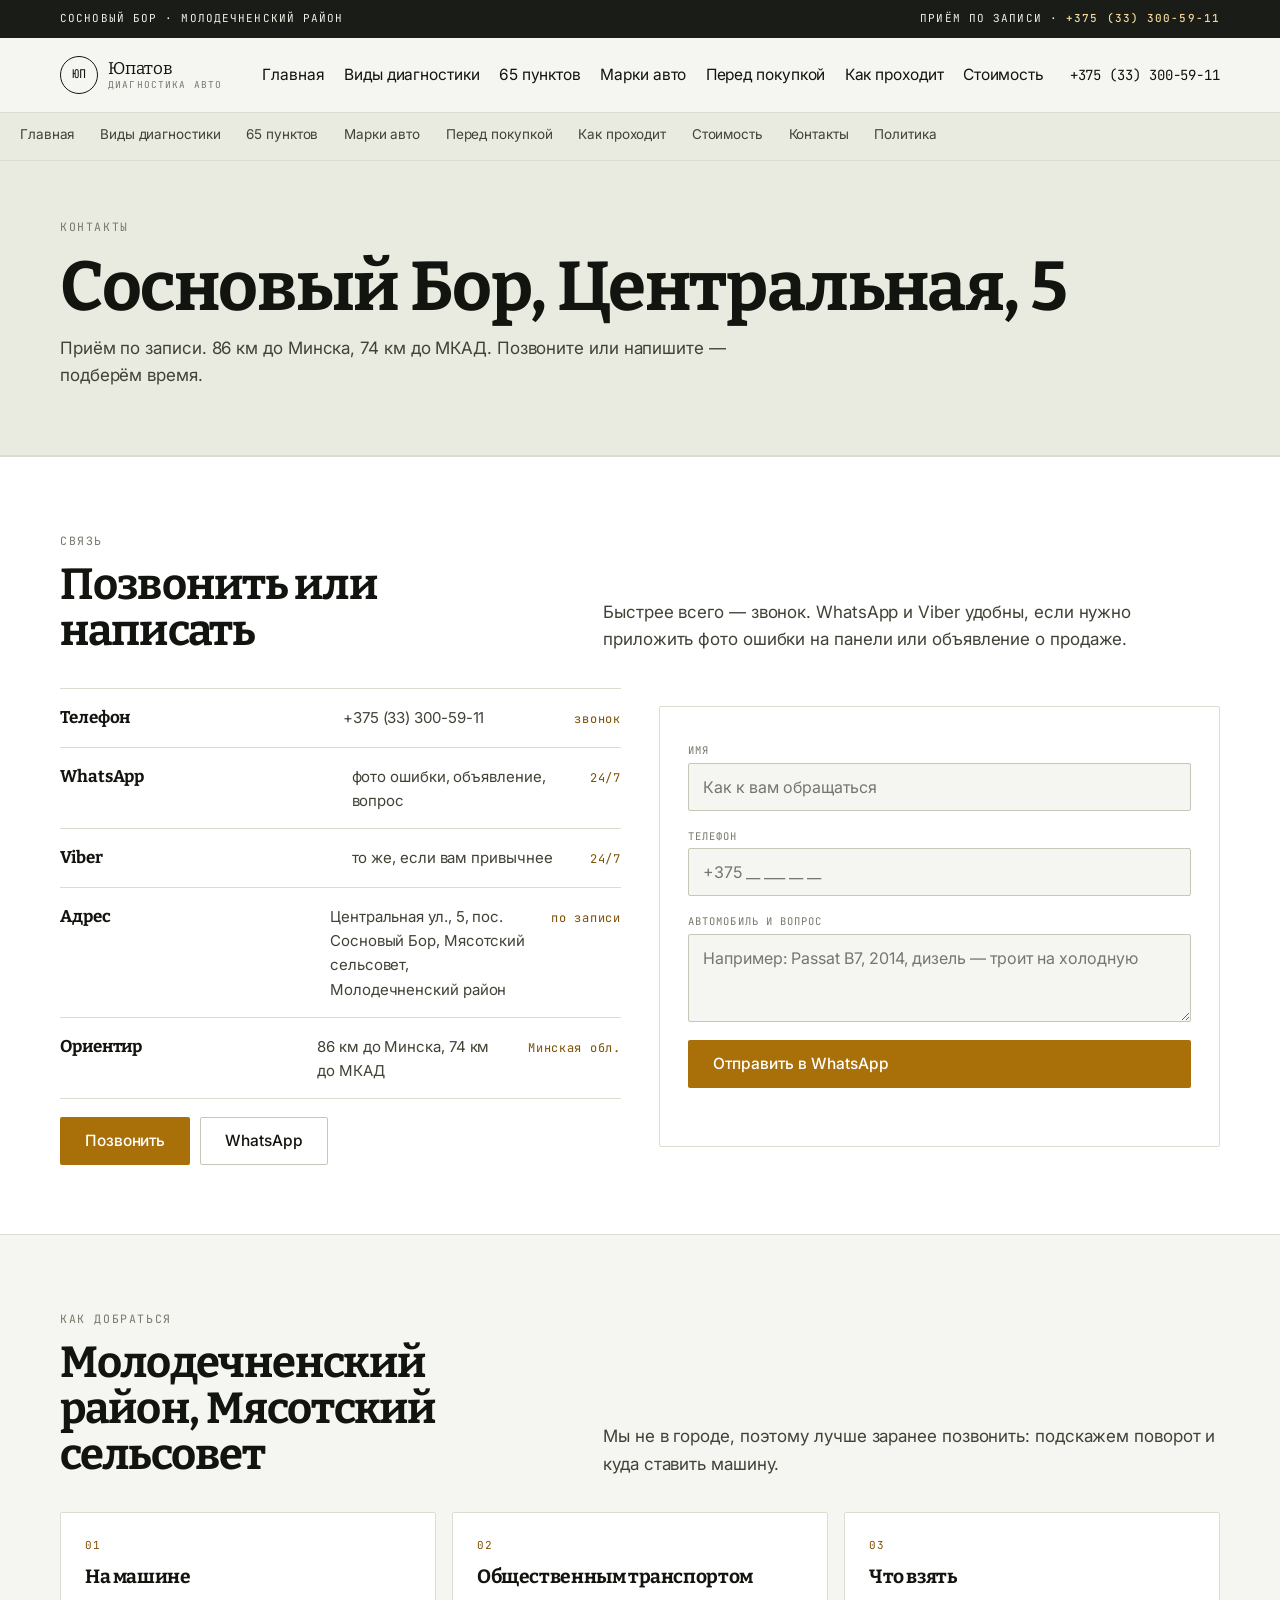
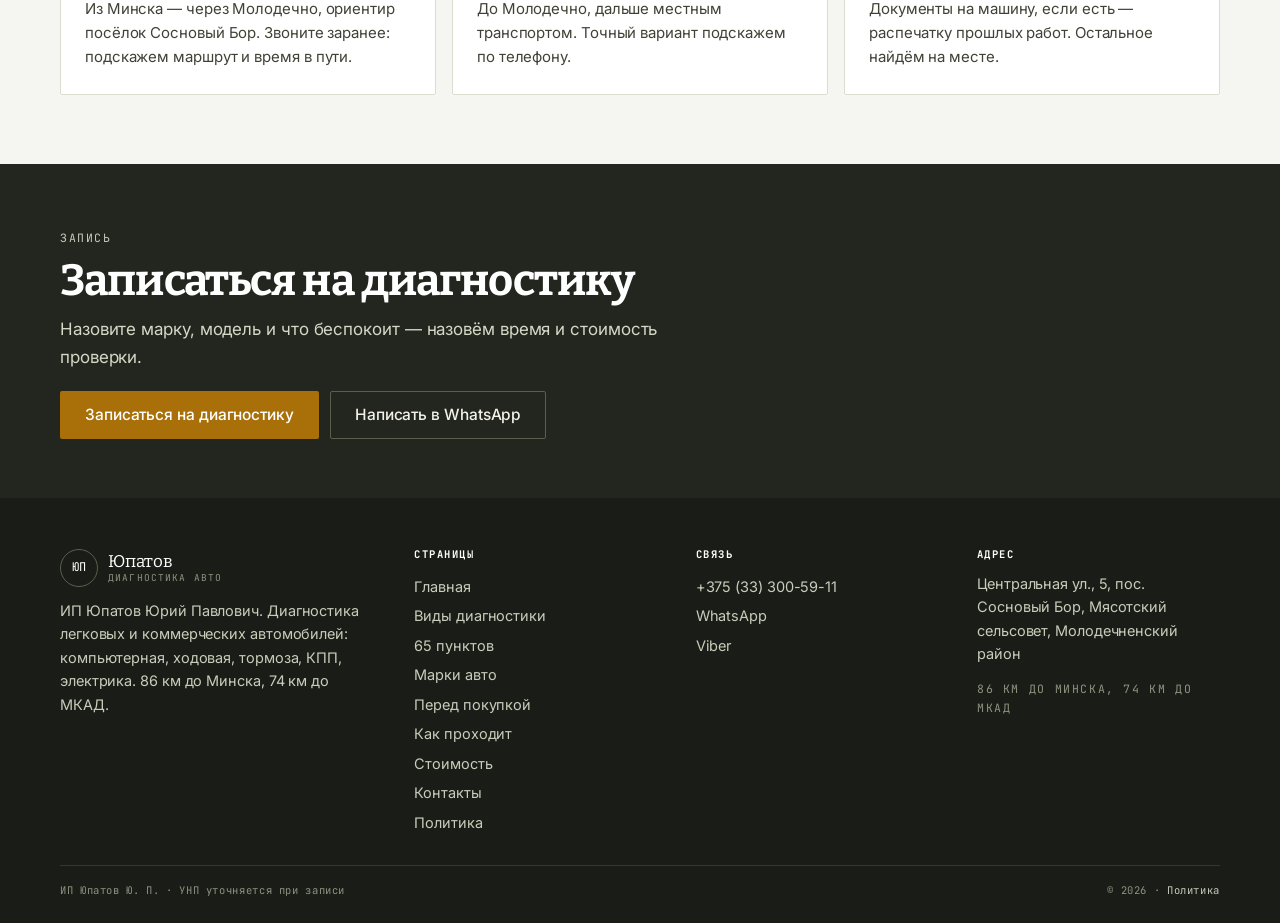
<file: kontakty.html>
<!doctype html>
<html lang="ru">
<head>
<meta charset="utf-8">
<meta name="viewport" content="width=device-width, initial-scale=1">
<title>Контакты — ИП Юпатов, диагностика в Сосновом Бору</title>
<meta name="description" content="ИП Юпатов Юрий Павлович: Центральная ул., 5, пос. Сосновый Бор, Мясотский сельсовет, Молодечненский район. Диагностика авто по записи. Телефон +375 (33) 300-59-11.">
<meta property="og:title" content="Контакты — ИП Юпатов, диагностика в Сосновом Бору">
<meta property="og:description" content="ИП Юпатов Юрий Павлович: Центральная ул., 5, пос. Сосновый Бор, Мясотский сельсовет, Молодечненский район. Диагностика авто по записи. Телефон +375 (33) 300-59-11.">
<meta property="og:type" content="website">
<meta property="og:locale" content="ru_RU">
<link rel="preconnect" href="https://fonts.googleapis.com">
<link rel="preconnect" href="https://fonts.gstatic.com" crossorigin>
<link href="https://fonts.googleapis.com/css2?family=Bitter:wght@400;600;700&family=Inter:wght@400;500;600&family=JetBrains+Mono:wght@400;500&display=swap" rel="stylesheet">
<style>:root{--paper:#F5F6F1;--paper2:#E9EBE1;--white:#FFFFFF;--ink:#12140F;--ink2:#3F4335;--muted:#75796A;
--line:#DBDECF;--line2:#C4C8B6;--amb:#A9700A;--amb-d:#7C5106;--amb-l:#F5EBD3;--graph:#23261F;--deep:#1A1D17;
--d:'Bitter',Georgia,serif;--b:'Inter',system-ui,sans-serif;--m:'JetBrains Mono',ui-monospace,monospace;
--r:2px;--max:1240px}
*{box-sizing:border-box}
html{-webkit-text-size-adjust:100%;scroll-behavior:smooth}
body{margin:0;background:var(--paper);color:var(--ink);font:17px/1.62 var(--b);letter-spacing:-.005em}
img{max-width:100%;display:block}
a{color:inherit;text-decoration:none}
h1,h2,h3,h4{margin:0;font-family:var(--d);font-weight:700;line-height:1.06;letter-spacing:-.02em}
h1{font-size:clamp(34px,5.4vw,72px)}
h2{font-size:clamp(26px,3.4vw,46px)}
h3{font-size:clamp(18px,1.5vw,23px);line-height:1.24}
p{margin:0 0 14px}
.wrap{width:100%;max-width:var(--max);margin:0 auto;padding:0 clamp(16px,3.4vw,40px)}
.mono{font-family:var(--m);font-size:11.5px;letter-spacing:.14em;text-transform:uppercase;color:var(--muted)}
.sr{position:absolute;width:1px;height:1px;overflow:hidden;clip:rect(0 0 0 0)}
:focus-visible{outline:2px solid var(--amb-d);outline-offset:3px}
/* шапка */
.top{background:var(--deep);color:#EFEFE6}
.top__in{display:flex;align-items:center;justify-content:space-between;gap:14px;min-height:38px;font-family:var(--m);font-size:11px;letter-spacing:.1em;text-transform:uppercase}
.top b{color:#F2D79B;font-weight:500}
.hd{position:sticky;top:0;z-index:60;background:rgba(245,246,241,.94);backdrop-filter:blur(10px);border-bottom:1px solid var(--line)}
.hd__in{display:flex;align-items:center;gap:clamp(12px,2vw,28px);min-height:74px}
.logo{display:flex;align-items:center;gap:10px;flex:0 0 auto}
.logo__m{width:38px;height:38px;border-radius:50%;border:1.5px solid var(--ink);display:grid;place-items:center;font-family:var(--m);font-size:12px;letter-spacing:.02em}
.logo__t{font-family:var(--d);font-size:17px;line-height:1.05}
.logo__t small{display:block;font-family:var(--m);font-size:9.5px;letter-spacing:.12em;color:var(--muted);text-transform:uppercase;margin-top:2px}
.nav{display:flex;gap:clamp(10px,1.5vw,22px);margin-left:auto;flex-wrap:wrap}
.nav a{font-size:15.5px;padding:6px 0;border-bottom:1.5px solid transparent;white-space:nowrap}
.nav a:hover{border-color:var(--line2)}
.nav a.is-on{border-color:var(--amb)}
.hd__tel{display:flex;align-items:center;gap:8px;font-family:var(--m);font-size:14px;white-space:nowrap}
.burger{display:none;width:44px;height:44px;border:1px solid var(--line2);background:transparent;border-radius:var(--r);margin-left:auto;cursor:pointer}
.burger span{display:block;width:18px;height:1.5px;background:var(--ink);margin:4px auto}
/* полоса страниц */
.strip{border-bottom:1px solid var(--line);background:var(--paper2);overflow-x:auto}
.strip__in{display:flex;gap:clamp(12px,2vw,26px);padding:11px 0;white-space:nowrap;font-size:13.5px}
.strip a{color:var(--ink2);padding-bottom:2px;border-bottom:1px solid transparent}
.strip a:hover{color:var(--ink);border-color:var(--line2)}
.strip a.is-on{color:var(--ink);border-color:var(--amb)}
/* кнопки */
.btn{display:inline-flex;align-items:center;gap:9px;padding:15px 24px;border-radius:var(--r);font:500 15.5px/1 var(--b);border:1.5px solid transparent;cursor:pointer;transition:.18s}
.btn--go{background:var(--amb);color:#fff}
.btn--go:hover{background:var(--amb-d)}
.btn--ink{background:var(--ink);color:#fff}
.btn--ink:hover{background:var(--graph)}
.btn--gh{background:transparent;border-color:var(--line2);color:var(--ink)}
.btn--gh:hover{border-color:var(--ink)}
/* меню-панель */
.drw{position:fixed;inset:0;z-index:120;background:var(--paper);display:none;padding:20px;overflow:auto}
.drw.on{display:block}
.drw__top{display:flex;justify-content:space-between;align-items:center;margin-bottom:22px}
.drw__x{width:46px;height:46px;border:1px solid var(--line2);background:transparent;border-radius:var(--r);font-size:20px;cursor:pointer}
.drw nav{display:grid;gap:2px}
.drw nav a{font-family:var(--d);font-size:clamp(21px,5.6vw,30px);padding:11px 0;border-bottom:1px solid var(--line)}
.drw__c{margin-top:22px;display:grid;gap:9px}
.drw__c a{font-family:var(--m);font-size:13px}
</style>
<link rel="stylesheet" href="assets/css/site.v1.css">
</head>
<body>
<div class="top"><div class="wrap top__in"><div>Сосновый Бор · Молодечненский район</div><div>Приём по записи · <b>+375 (33) 300-59-11</b></div></div></div><header class="hd"><div class="wrap hd__in"><a class="logo" href="index.html"><span class="logo__m">ЮП</span><span class="logo__t">Юпатов<small>диагностика авто</small></span></a><nav class="nav"><a href="index.html">Главная</a><a href="diagnostika.html">Виды диагностики</a><a href="punkty.html">65 пунктов</a><a href="marki.html">Марки авто</a><a href="pered-pokupkoy.html">Перед покупкой</a><a href="process.html">Как проходит</a><a href="ceny.html">Стоимость</a></nav><a class="hd__tel" href="tel:+375333005911">+375 (33) 300-59-11</a><button class="burger" id="burger" aria-label="Меню" aria-expanded="false"><span></span><span></span><span></span></button></div></header><div class="strip"><div class="wrap strip__in"><a href="index.html">Главная</a><a href="diagnostika.html">Виды диагностики</a><a href="punkty.html">65 пунктов</a><a href="marki.html">Марки авто</a><a href="pered-pokupkoy.html">Перед покупкой</a><a href="process.html">Как проходит</a><a href="ceny.html">Стоимость</a><a href="kontakty.html" aria-current="page">Контакты</a><a href="politika.html">Политика</a></div></div><div class="drw" id="drawer" role="dialog" aria-modal="true" aria-label="Меню"><div class="drw__top"><a class="logo" href="index.html"><span class="logo__m">ЮП</span><span class="logo__t">Юпатов<small>диагностика авто</small></span></a><button class="drw__x" id="drawerClose" aria-label="Закрыть">×</button></div><nav><a href="index.html">Главная</a><a href="diagnostika.html">Виды диагностики</a><a href="punkty.html">65 пунктов</a><a href="marki.html">Марки авто</a><a href="pered-pokupkoy.html">Перед покупкой</a><a href="process.html">Как проходит</a><a href="ceny.html">Стоимость</a><a href="kontakty.html">Контакты</a><a href="politika.html">Политика</a></nav><div class="drw__c"><a href="tel:+375333005911">+375 (33) 300-59-11</a><a href="https://wa.me/375333005911" target="_blank" rel="noopener">WhatsApp</a><a href="viber://chat?number=%2B375333005911">Viber</a></div></div><section class="ph"><div class="wrap"><span class="mono">Контакты</span><h1 style="margin-top:10px">Сосновый Бор, Центральная, 5</h1><p>Приём по записи. 86 км до Минска, 74 км до МКАД. Позвоните или напишите — подберём время.</p></div></section><section class="sec sec--alt"><div class="wrap"><div class="sh"><div><span class="mono">Связь</span><h2 style="margin-top:8px">Позвонить или написать</h2></div><p>Быстрее всего — звонок. WhatsApp и Viber удобны, если нужно приложить фото ошибки на панели или объявление о продаже.</p></div><div class="split"><div><div class="rows" style="margin-bottom:18px"><div class="row"><b>Телефон</b><span>+375 (33) 300-59-11</span><i>звонок</i></div><div class="row"><b>WhatsApp</b><span>фото ошибки, объявление, вопрос</span><i>24/7</i></div><div class="row"><b>Viber</b><span>то же, если вам привычнее</span><i>24/7</i></div><div class="row"><b>Адрес</b><span>Центральная ул., 5, пос. Сосновый Бор, Мясотский сельсовет, Молодечненский район</span><i>по записи</i></div><div class="row"><b>Ориентир</b><span>86 км до Минска, 74 км до МКАД</span><i>Минская обл.</i></div></div><div style="display:flex;gap:10px;flex-wrap:wrap"><a class="btn btn--go" href="tel:+375333005911">Позвонить</a><a class="btn btn--gh" href="https://wa.me/375333005911" target="_blank" rel="noopener">WhatsApp</a></div></div><div><form class="form" novalidate><div><label for="fName">Имя</label><input id="fName" name="name" autocomplete="name" placeholder="Как к вам обращаться"></div><div><label for="fPhone">Телефон</label><input id="fPhone" name="phone" type="tel" autocomplete="tel" inputmode="tel" placeholder="+375 __ ___ __ __"></div><div><label for="fCar">Автомобиль и вопрос</label><textarea id="fCar" name="car" placeholder="Например: Passat B7, 2014, дизель — троит на холодную"></textarea></div><button class="btn btn--go" type="submit">Отправить в WhatsApp</button><div class="msg" id="formMsg" role="status"></div></form></div></div></div></section><section class="sec "><div class="wrap"><div class="sh"><div><span class="mono">Как добраться</span><h2 style="margin-top:8px">Молодечненский район, Мясотский сельсовет</h2></div><p>Мы не в городе, поэтому лучше заранее позвонить: подскажем поворот и куда ставить машину.</p></div><div class="cards"><div class="card"><span class="card__n">01</span><h3>На машине</h3><p>Из Минска — через Молодечно, ориентир посёлок Сосновый Бор. Звоните заранее: подскажем маршрут и время в пути.</p></div><div class="card"><span class="card__n">02</span><h3>Общественным транспортом</h3><p>До Молодечно, дальше местным транспортом. Точный вариант подскажем по телефону.</p></div><div class="card"><span class="card__n">03</span><h3>Что взять</h3><p>Документы на машину, если есть — распечатку прошлых работ. Остальное найдём на месте.</p></div></div></div></section><section class="cta"><div class="wrap"><span class="mono" style="color:#C8CBB8">Запись</span><h2 style="margin-top:8px">Записаться на диагностику</h2><p>Назовите марку, модель и что беспокоит — назовём время и стоимость проверки.</p><div class="cta__acts"><a class="btn btn--go" href="kontakty.html">Записаться на диагностику</a><a class="btn btn--gh" href="https://wa.me/375333005911">Написать в WhatsApp</a></div></div></section><footer class="ft"><div class="wrap"><div class="ft__g"><div><div class="logo" style="margin-bottom:12px"><span class="logo__m" style="border-color:#5A5F4B;color:#fff">ЮП</span><span class="logo__t" style="color:#fff">Юпатов<small style="color:#8E927F">диагностика авто</small></span></div><p style="max-width:32em">ИП Юпатов Юрий Павлович. Диагностика легковых и коммерческих автомобилей: компьютерная, ходовая, тормоза, КПП, электрика. 86 км до Минска, 74 км до МКАД.</p></div><div><h4>Страницы</h4><a href="index.html">Главная</a><a href="diagnostika.html">Виды диагностики</a><a href="punkty.html">65 пунктов</a><a href="marki.html">Марки авто</a><a href="pered-pokupkoy.html">Перед покупкой</a><a href="process.html">Как проходит</a><a href="ceny.html">Стоимость</a><a href="kontakty.html">Контакты</a><a href="politika.html">Политика</a></div><div><h4>Связь</h4><a href="tel:+375333005911">+375 (33) 300-59-11</a><a href="https://wa.me/375333005911" target="_blank" rel="noopener">WhatsApp</a><a href="viber://chat?number=%2B375333005911">Viber</a></div><div><h4>Адрес</h4><p>Центральная ул., 5, пос. Сосновый Бор, Мясотский сельсовет, Молодечненский район</p><p class="mono" style="color:#8E927F">86 км до Минска, 74 км до МКАД</p></div></div><div class="ft__bot"><span>ИП Юпатов Ю. П. · УНП уточняется при записи</span><span>© 2026 · <a href="politika.html" style="display:inline">Политика</a></span></div></div></footer>
<div class="mbar">
  <a href="tel:+375333005911"><b>Звонок</b>сейчас</a>
  <a href="https://wa.me/375333005911" target="_blank" rel="noopener"><b>WhatsApp</b>написать</a>
  <a href="viber://chat?number=%2B375333005911"><b>Viber</b>написать</a>
  <a class="go" href="kontakty.html"><b>Записаться</b>на день</a>
</div>
<script src="assets/js/main.v1.js" defer></script>
</body>
</html>
</file>
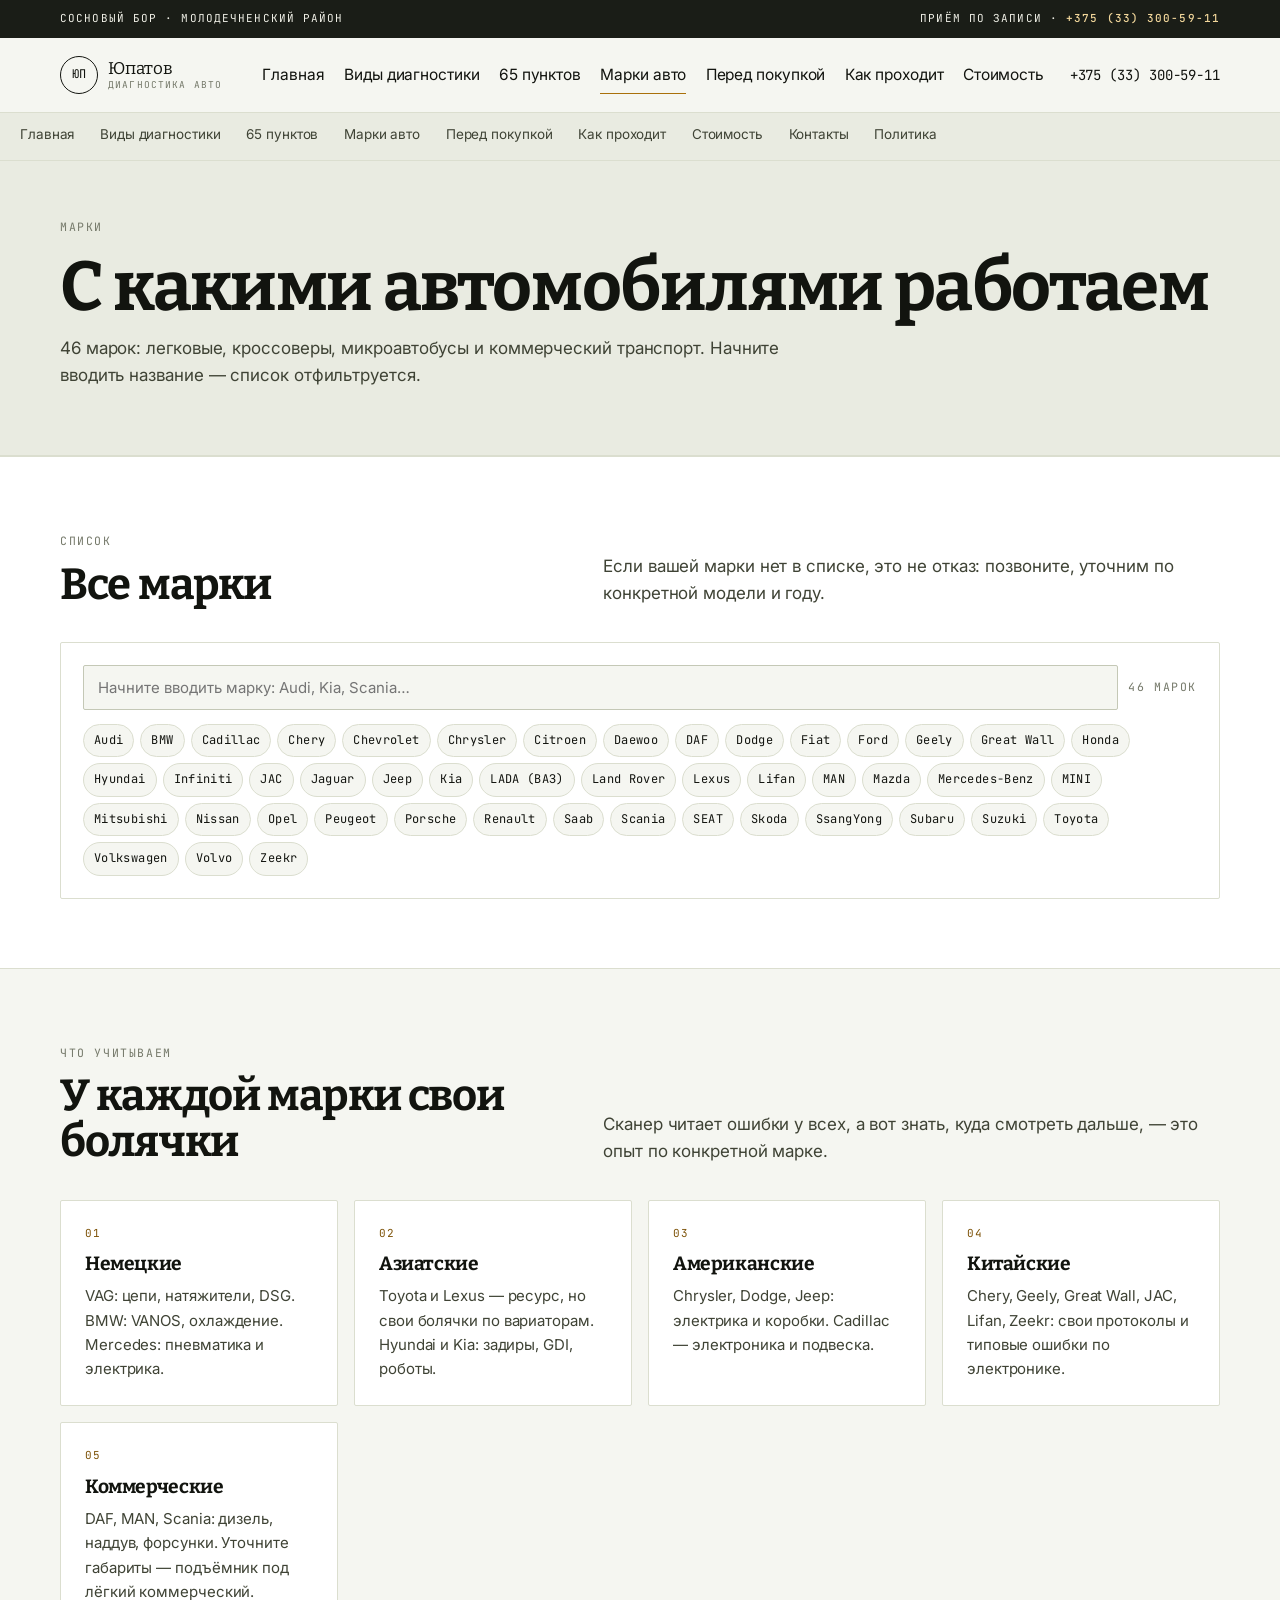
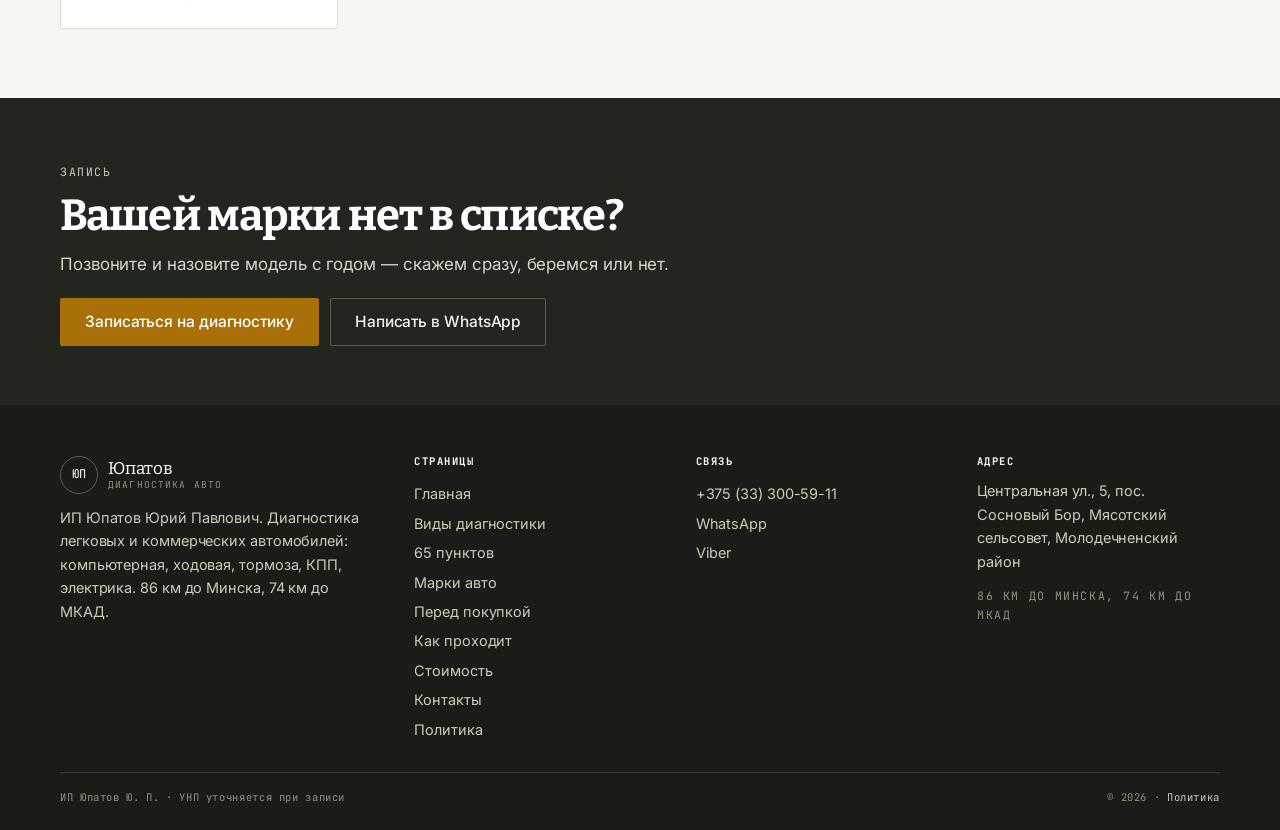
<file: marki.html>
<!doctype html>
<html lang="ru">
<head>
<meta charset="utf-8">
<meta name="viewport" content="width=device-width, initial-scale=1">
<title>Марки автомобилей в работе — 46 марок, ИП Юпатов</title>
<meta name="description" content="Диагностика Audi, BMW, Toyota, Kia, Hyundai, Mercedes-Benz, Volkswagen, LADA, а также DAF, MAN, Scania. Сосновый Бор, Молодечненский район.">
<meta property="og:title" content="Марки автомобилей в работе — 46 марок, ИП Юпатов">
<meta property="og:description" content="Диагностика Audi, BMW, Toyota, Kia, Hyundai, Mercedes-Benz, Volkswagen, LADA, а также DAF, MAN, Scania. Сосновый Бор, Молодечненский район.">
<meta property="og:type" content="website">
<meta property="og:locale" content="ru_RU">
<link rel="preconnect" href="https://fonts.googleapis.com">
<link rel="preconnect" href="https://fonts.gstatic.com" crossorigin>
<link href="https://fonts.googleapis.com/css2?family=Bitter:wght@400;600;700&family=Inter:wght@400;500;600&family=JetBrains+Mono:wght@400;500&display=swap" rel="stylesheet">
<style>:root{--paper:#F5F6F1;--paper2:#E9EBE1;--white:#FFFFFF;--ink:#12140F;--ink2:#3F4335;--muted:#75796A;
--line:#DBDECF;--line2:#C4C8B6;--amb:#A9700A;--amb-d:#7C5106;--amb-l:#F5EBD3;--graph:#23261F;--deep:#1A1D17;
--d:'Bitter',Georgia,serif;--b:'Inter',system-ui,sans-serif;--m:'JetBrains Mono',ui-monospace,monospace;
--r:2px;--max:1240px}
*{box-sizing:border-box}
html{-webkit-text-size-adjust:100%;scroll-behavior:smooth}
body{margin:0;background:var(--paper);color:var(--ink);font:17px/1.62 var(--b);letter-spacing:-.005em}
img{max-width:100%;display:block}
a{color:inherit;text-decoration:none}
h1,h2,h3,h4{margin:0;font-family:var(--d);font-weight:700;line-height:1.06;letter-spacing:-.02em}
h1{font-size:clamp(34px,5.4vw,72px)}
h2{font-size:clamp(26px,3.4vw,46px)}
h3{font-size:clamp(18px,1.5vw,23px);line-height:1.24}
p{margin:0 0 14px}
.wrap{width:100%;max-width:var(--max);margin:0 auto;padding:0 clamp(16px,3.4vw,40px)}
.mono{font-family:var(--m);font-size:11.5px;letter-spacing:.14em;text-transform:uppercase;color:var(--muted)}
.sr{position:absolute;width:1px;height:1px;overflow:hidden;clip:rect(0 0 0 0)}
:focus-visible{outline:2px solid var(--amb-d);outline-offset:3px}
/* шапка */
.top{background:var(--deep);color:#EFEFE6}
.top__in{display:flex;align-items:center;justify-content:space-between;gap:14px;min-height:38px;font-family:var(--m);font-size:11px;letter-spacing:.1em;text-transform:uppercase}
.top b{color:#F2D79B;font-weight:500}
.hd{position:sticky;top:0;z-index:60;background:rgba(245,246,241,.94);backdrop-filter:blur(10px);border-bottom:1px solid var(--line)}
.hd__in{display:flex;align-items:center;gap:clamp(12px,2vw,28px);min-height:74px}
.logo{display:flex;align-items:center;gap:10px;flex:0 0 auto}
.logo__m{width:38px;height:38px;border-radius:50%;border:1.5px solid var(--ink);display:grid;place-items:center;font-family:var(--m);font-size:12px;letter-spacing:.02em}
.logo__t{font-family:var(--d);font-size:17px;line-height:1.05}
.logo__t small{display:block;font-family:var(--m);font-size:9.5px;letter-spacing:.12em;color:var(--muted);text-transform:uppercase;margin-top:2px}
.nav{display:flex;gap:clamp(10px,1.5vw,22px);margin-left:auto;flex-wrap:wrap}
.nav a{font-size:15.5px;padding:6px 0;border-bottom:1.5px solid transparent;white-space:nowrap}
.nav a:hover{border-color:var(--line2)}
.nav a.is-on{border-color:var(--amb)}
.hd__tel{display:flex;align-items:center;gap:8px;font-family:var(--m);font-size:14px;white-space:nowrap}
.burger{display:none;width:44px;height:44px;border:1px solid var(--line2);background:transparent;border-radius:var(--r);margin-left:auto;cursor:pointer}
.burger span{display:block;width:18px;height:1.5px;background:var(--ink);margin:4px auto}
/* полоса страниц */
.strip{border-bottom:1px solid var(--line);background:var(--paper2);overflow-x:auto}
.strip__in{display:flex;gap:clamp(12px,2vw,26px);padding:11px 0;white-space:nowrap;font-size:13.5px}
.strip a{color:var(--ink2);padding-bottom:2px;border-bottom:1px solid transparent}
.strip a:hover{color:var(--ink);border-color:var(--line2)}
.strip a.is-on{color:var(--ink);border-color:var(--amb)}
/* кнопки */
.btn{display:inline-flex;align-items:center;gap:9px;padding:15px 24px;border-radius:var(--r);font:500 15.5px/1 var(--b);border:1.5px solid transparent;cursor:pointer;transition:.18s}
.btn--go{background:var(--amb);color:#fff}
.btn--go:hover{background:var(--amb-d)}
.btn--ink{background:var(--ink);color:#fff}
.btn--ink:hover{background:var(--graph)}
.btn--gh{background:transparent;border-color:var(--line2);color:var(--ink)}
.btn--gh:hover{border-color:var(--ink)}
/* меню-панель */
.drw{position:fixed;inset:0;z-index:120;background:var(--paper);display:none;padding:20px;overflow:auto}
.drw.on{display:block}
.drw__top{display:flex;justify-content:space-between;align-items:center;margin-bottom:22px}
.drw__x{width:46px;height:46px;border:1px solid var(--line2);background:transparent;border-radius:var(--r);font-size:20px;cursor:pointer}
.drw nav{display:grid;gap:2px}
.drw nav a{font-family:var(--d);font-size:clamp(21px,5.6vw,30px);padding:11px 0;border-bottom:1px solid var(--line)}
.drw__c{margin-top:22px;display:grid;gap:9px}
.drw__c a{font-family:var(--m);font-size:13px}
</style>
<link rel="stylesheet" href="assets/css/site.v1.css">
</head>
<body>
<div class="top"><div class="wrap top__in"><div>Сосновый Бор · Молодечненский район</div><div>Приём по записи · <b>+375 (33) 300-59-11</b></div></div></div><header class="hd"><div class="wrap hd__in"><a class="logo" href="index.html"><span class="logo__m">ЮП</span><span class="logo__t">Юпатов<small>диагностика авто</small></span></a><nav class="nav"><a href="index.html">Главная</a><a href="diagnostika.html">Виды диагностики</a><a href="punkty.html">65 пунктов</a><a href="marki.html" class="is-on">Марки авто</a><a href="pered-pokupkoy.html">Перед покупкой</a><a href="process.html">Как проходит</a><a href="ceny.html">Стоимость</a></nav><a class="hd__tel" href="tel:+375333005911">+375 (33) 300-59-11</a><button class="burger" id="burger" aria-label="Меню" aria-expanded="false"><span></span><span></span><span></span></button></div></header><div class="strip"><div class="wrap strip__in"><a href="index.html">Главная</a><a href="diagnostika.html">Виды диагностики</a><a href="punkty.html">65 пунктов</a><a href="marki.html" aria-current="page">Марки авто</a><a href="pered-pokupkoy.html">Перед покупкой</a><a href="process.html">Как проходит</a><a href="ceny.html">Стоимость</a><a href="kontakty.html">Контакты</a><a href="politika.html">Политика</a></div></div><div class="drw" id="drawer" role="dialog" aria-modal="true" aria-label="Меню"><div class="drw__top"><a class="logo" href="index.html"><span class="logo__m">ЮП</span><span class="logo__t">Юпатов<small>диагностика авто</small></span></a><button class="drw__x" id="drawerClose" aria-label="Закрыть">×</button></div><nav><a href="index.html">Главная</a><a href="diagnostika.html">Виды диагностики</a><a href="punkty.html">65 пунктов</a><a href="marki.html">Марки авто</a><a href="pered-pokupkoy.html">Перед покупкой</a><a href="process.html">Как проходит</a><a href="ceny.html">Стоимость</a><a href="kontakty.html">Контакты</a><a href="politika.html">Политика</a></nav><div class="drw__c"><a href="tel:+375333005911">+375 (33) 300-59-11</a><a href="https://wa.me/375333005911" target="_blank" rel="noopener">WhatsApp</a><a href="viber://chat?number=%2B375333005911">Viber</a></div></div><section class="ph"><div class="wrap"><span class="mono">Марки</span><h1 style="margin-top:10px">С какими автомобилями работаем</h1><p>46 марок: легковые, кроссоверы, микроавтобусы и коммерческий транспорт. Начните вводить название — список отфильтруется.</p></div></section><section class="sec sec--alt"><div class="wrap"><div class="sh"><div><span class="mono">Список</span><h2 style="margin-top:8px">Все марки</h2></div><p>Если вашей марки нет в списке, это не отказ: позвоните, уточним по конкретной модели и году.</p></div><div class="brands"><div class="brands__bar"><label class="sr" for="brandQ">Поиск марки</label><input id="brandQ" type="search" placeholder="Начните вводить марку: Audi, Kia, Scania…" autocomplete="off"><span class="mono" id="brandN">46 марок</span></div><div class="brands__grid" id="brandList"><span>Audi</span><span>BMW</span><span>Cadillac</span><span>Chery</span><span>Chevrolet</span><span>Chrysler</span><span>Citroen</span><span>Daewoo</span><span>DAF</span><span>Dodge</span><span>Fiat</span><span>Ford</span><span>Geely</span><span>Great Wall</span><span>Honda</span><span>Hyundai</span><span>Infiniti</span><span>JAC</span><span>Jaguar</span><span>Jeep</span><span>Kia</span><span>LADA (ВАЗ)</span><span>Land Rover</span><span>Lexus</span><span>Lifan</span><span>MAN</span><span>Mazda</span><span>Mercedes-Benz</span><span>MINI</span><span>Mitsubishi</span><span>Nissan</span><span>Opel</span><span>Peugeot</span><span>Porsche</span><span>Renault</span><span>Saab</span><span>Scania</span><span>SEAT</span><span>Skoda</span><span>SsangYong</span><span>Subaru</span><span>Suzuki</span><span>Toyota</span><span>Volkswagen</span><span>Volvo</span><span>Zeekr</span></div><p class="brands__empty" id="brandEmpty">Такой марки в списке нет — напишите, уточним по телефону.</p></div></div></section><section class="sec "><div class="wrap"><div class="sh"><div><span class="mono">Что учитываем</span><h2 style="margin-top:8px">У каждой марки свои болячки</h2></div><p>Сканер читает ошибки у всех, а вот знать, куда смотреть дальше, — это опыт по конкретной марке.</p></div><div class="cards"><div class="card"><span class="card__n">01</span><h3>Немецкие</h3><p>VAG: цепи, натяжители, DSG. BMW: VANOS, охлаждение. Mercedes: пневматика и электрика.</p></div><div class="card"><span class="card__n">02</span><h3>Азиатские</h3><p>Toyota и Lexus — ресурс, но свои болячки по вариаторам. Hyundai и Kia: задиры, GDI, роботы.</p></div><div class="card"><span class="card__n">03</span><h3>Американские</h3><p>Chrysler, Dodge, Jeep: электрика и коробки. Cadillac — электроника и подвеска.</p></div><div class="card"><span class="card__n">04</span><h3>Китайские</h3><p>Chery, Geely, Great Wall, JAC, Lifan, Zeekr: свои протоколы и типовые ошибки по электронике.</p></div><div class="card"><span class="card__n">05</span><h3>Коммерческие</h3><p>DAF, MAN, Scania: дизель, наддув, форсунки. Уточните габариты — подъёмник под лёгкий коммерческий.</p></div></div></div></section><section class="cta"><div class="wrap"><span class="mono" style="color:#C8CBB8">Запись</span><h2 style="margin-top:8px">Вашей марки нет в списке?</h2><p>Позвоните и назовите модель с годом — скажем сразу, беремся или нет.</p><div class="cta__acts"><a class="btn btn--go" href="kontakty.html">Записаться на диагностику</a><a class="btn btn--gh" href="https://wa.me/375333005911">Написать в WhatsApp</a></div></div></section><footer class="ft"><div class="wrap"><div class="ft__g"><div><div class="logo" style="margin-bottom:12px"><span class="logo__m" style="border-color:#5A5F4B;color:#fff">ЮП</span><span class="logo__t" style="color:#fff">Юпатов<small style="color:#8E927F">диагностика авто</small></span></div><p style="max-width:32em">ИП Юпатов Юрий Павлович. Диагностика легковых и коммерческих автомобилей: компьютерная, ходовая, тормоза, КПП, электрика. 86 км до Минска, 74 км до МКАД.</p></div><div><h4>Страницы</h4><a href="index.html">Главная</a><a href="diagnostika.html">Виды диагностики</a><a href="punkty.html">65 пунктов</a><a href="marki.html">Марки авто</a><a href="pered-pokupkoy.html">Перед покупкой</a><a href="process.html">Как проходит</a><a href="ceny.html">Стоимость</a><a href="kontakty.html">Контакты</a><a href="politika.html">Политика</a></div><div><h4>Связь</h4><a href="tel:+375333005911">+375 (33) 300-59-11</a><a href="https://wa.me/375333005911" target="_blank" rel="noopener">WhatsApp</a><a href="viber://chat?number=%2B375333005911">Viber</a></div><div><h4>Адрес</h4><p>Центральная ул., 5, пос. Сосновый Бор, Мясотский сельсовет, Молодечненский район</p><p class="mono" style="color:#8E927F">86 км до Минска, 74 км до МКАД</p></div></div><div class="ft__bot"><span>ИП Юпатов Ю. П. · УНП уточняется при записи</span><span>© 2026 · <a href="politika.html" style="display:inline">Политика</a></span></div></div></footer>
<div class="mbar">
  <a href="tel:+375333005911"><b>Звонок</b>сейчас</a>
  <a href="https://wa.me/375333005911" target="_blank" rel="noopener"><b>WhatsApp</b>написать</a>
  <a href="viber://chat?number=%2B375333005911"><b>Viber</b>написать</a>
  <a class="go" href="kontakty.html"><b>Записаться</b>на день</a>
</div>
<script src="assets/js/main.v1.js" defer></script>
</body>
</html>
</file>
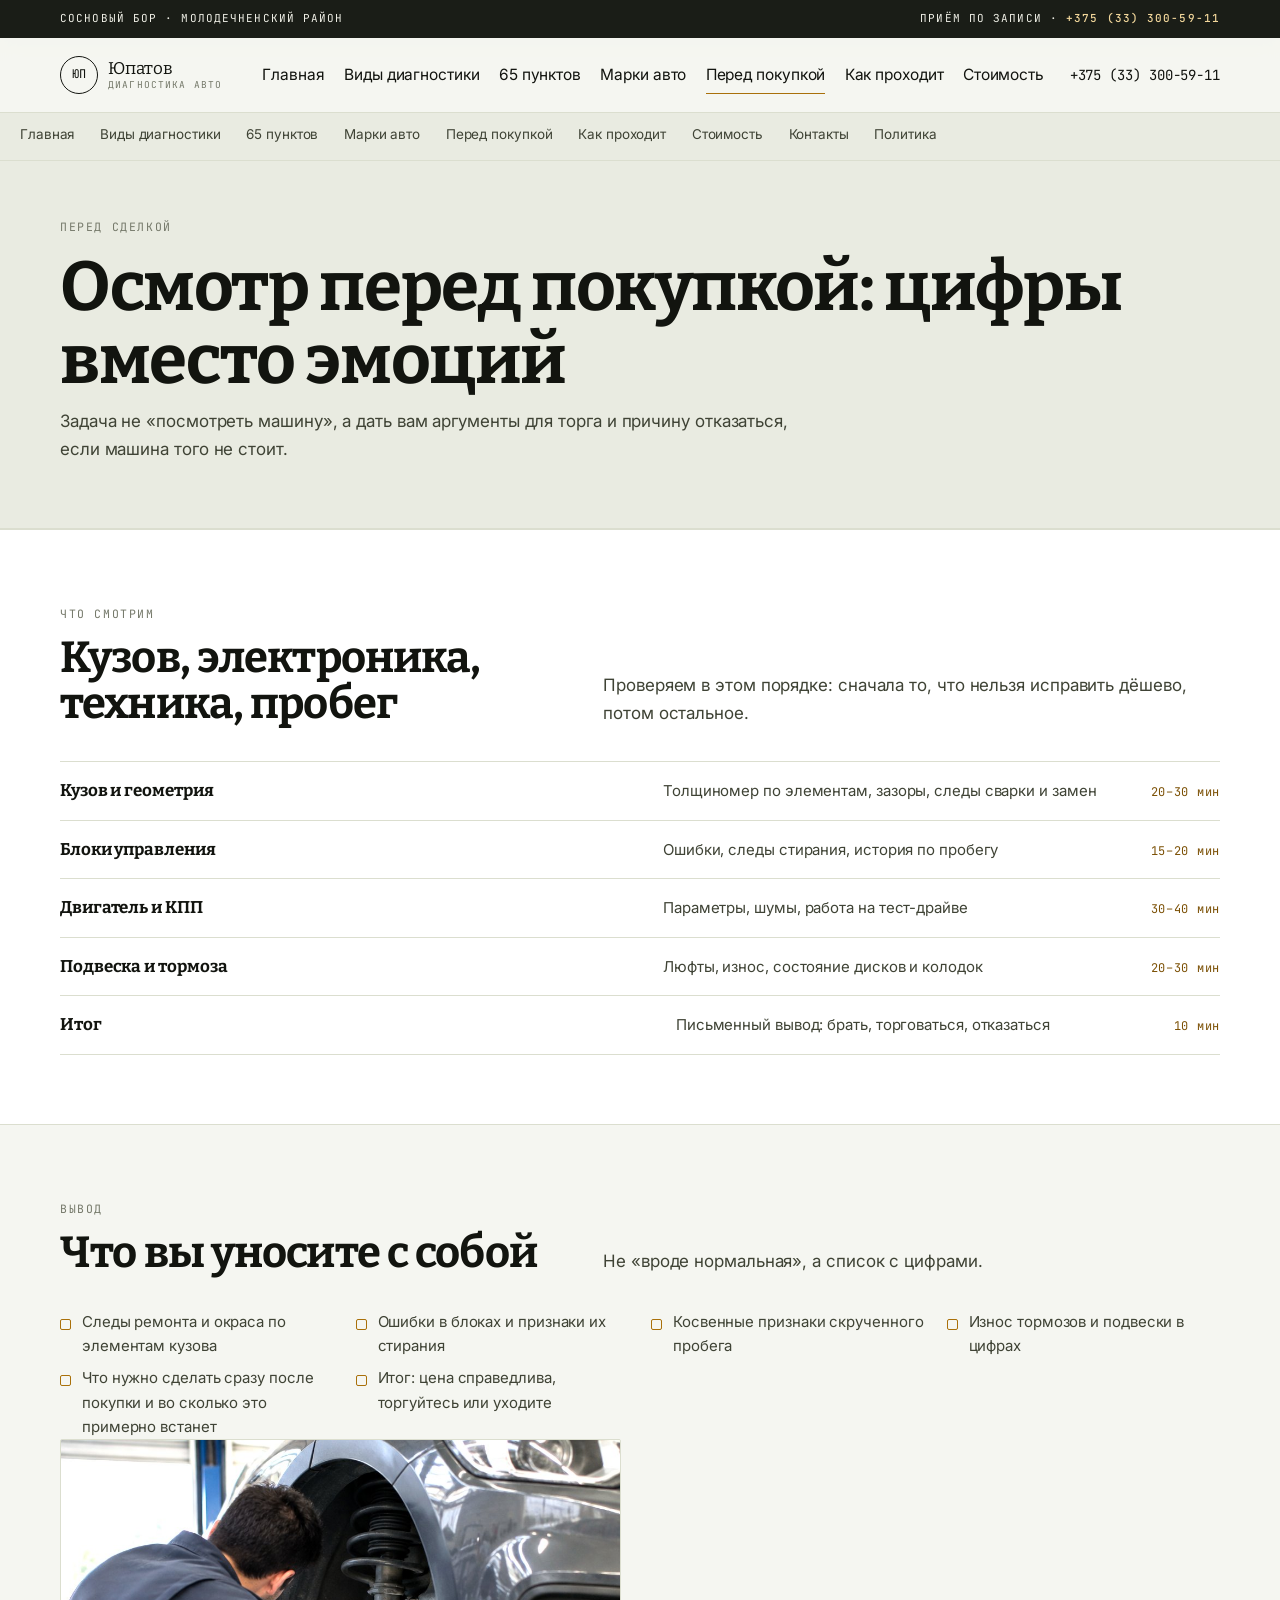
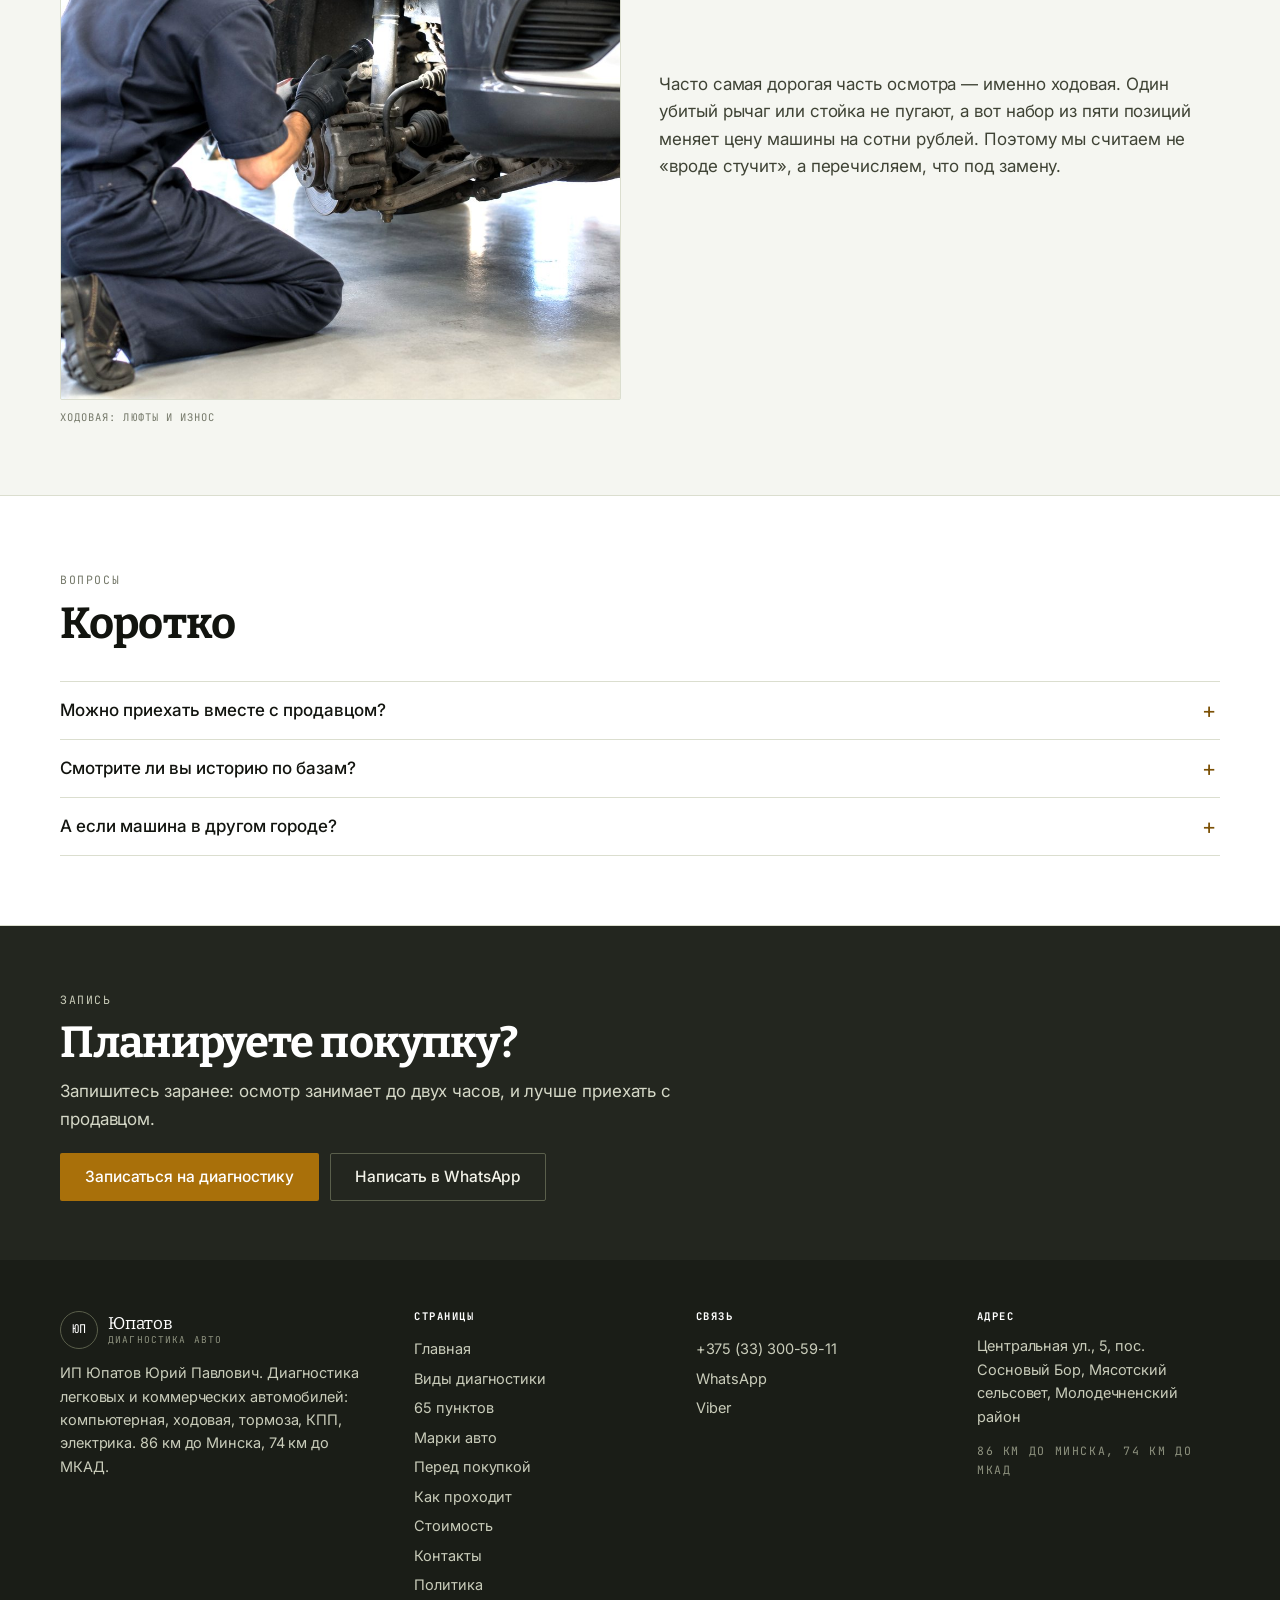
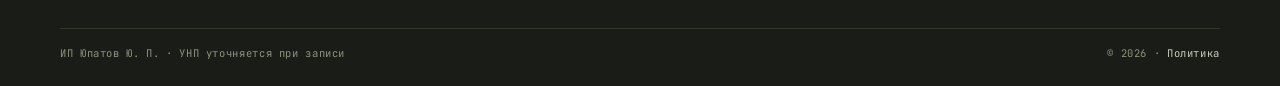
<file: pered-pokupkoy.html>
<!doctype html>
<html lang="ru">
<head>
<meta charset="utf-8">
<meta name="viewport" content="width=device-width, initial-scale=1">
<title>Диагностика перед покупкой автомобиля — Сосновый Бор</title>
<meta name="description" content="Осмотр автомобиля перед покупкой: толщиномер, чтение ошибок, проверка пробега, техника на подъёмнике и письменный вывод для торга.">
<meta property="og:title" content="Диагностика перед покупкой автомобиля — Сосновый Бор">
<meta property="og:description" content="Осмотр автомобиля перед покупкой: толщиномер, чтение ошибок, проверка пробега, техника на подъёмнике и письменный вывод для торга.">
<meta property="og:type" content="website">
<meta property="og:locale" content="ru_RU">
<link rel="preconnect" href="https://fonts.googleapis.com">
<link rel="preconnect" href="https://fonts.gstatic.com" crossorigin>
<link href="https://fonts.googleapis.com/css2?family=Bitter:wght@400;600;700&family=Inter:wght@400;500;600&family=JetBrains+Mono:wght@400;500&display=swap" rel="stylesheet">
<style>:root{--paper:#F5F6F1;--paper2:#E9EBE1;--white:#FFFFFF;--ink:#12140F;--ink2:#3F4335;--muted:#75796A;
--line:#DBDECF;--line2:#C4C8B6;--amb:#A9700A;--amb-d:#7C5106;--amb-l:#F5EBD3;--graph:#23261F;--deep:#1A1D17;
--d:'Bitter',Georgia,serif;--b:'Inter',system-ui,sans-serif;--m:'JetBrains Mono',ui-monospace,monospace;
--r:2px;--max:1240px}
*{box-sizing:border-box}
html{-webkit-text-size-adjust:100%;scroll-behavior:smooth}
body{margin:0;background:var(--paper);color:var(--ink);font:17px/1.62 var(--b);letter-spacing:-.005em}
img{max-width:100%;display:block}
a{color:inherit;text-decoration:none}
h1,h2,h3,h4{margin:0;font-family:var(--d);font-weight:700;line-height:1.06;letter-spacing:-.02em}
h1{font-size:clamp(34px,5.4vw,72px)}
h2{font-size:clamp(26px,3.4vw,46px)}
h3{font-size:clamp(18px,1.5vw,23px);line-height:1.24}
p{margin:0 0 14px}
.wrap{width:100%;max-width:var(--max);margin:0 auto;padding:0 clamp(16px,3.4vw,40px)}
.mono{font-family:var(--m);font-size:11.5px;letter-spacing:.14em;text-transform:uppercase;color:var(--muted)}
.sr{position:absolute;width:1px;height:1px;overflow:hidden;clip:rect(0 0 0 0)}
:focus-visible{outline:2px solid var(--amb-d);outline-offset:3px}
/* шапка */
.top{background:var(--deep);color:#EFEFE6}
.top__in{display:flex;align-items:center;justify-content:space-between;gap:14px;min-height:38px;font-family:var(--m);font-size:11px;letter-spacing:.1em;text-transform:uppercase}
.top b{color:#F2D79B;font-weight:500}
.hd{position:sticky;top:0;z-index:60;background:rgba(245,246,241,.94);backdrop-filter:blur(10px);border-bottom:1px solid var(--line)}
.hd__in{display:flex;align-items:center;gap:clamp(12px,2vw,28px);min-height:74px}
.logo{display:flex;align-items:center;gap:10px;flex:0 0 auto}
.logo__m{width:38px;height:38px;border-radius:50%;border:1.5px solid var(--ink);display:grid;place-items:center;font-family:var(--m);font-size:12px;letter-spacing:.02em}
.logo__t{font-family:var(--d);font-size:17px;line-height:1.05}
.logo__t small{display:block;font-family:var(--m);font-size:9.5px;letter-spacing:.12em;color:var(--muted);text-transform:uppercase;margin-top:2px}
.nav{display:flex;gap:clamp(10px,1.5vw,22px);margin-left:auto;flex-wrap:wrap}
.nav a{font-size:15.5px;padding:6px 0;border-bottom:1.5px solid transparent;white-space:nowrap}
.nav a:hover{border-color:var(--line2)}
.nav a.is-on{border-color:var(--amb)}
.hd__tel{display:flex;align-items:center;gap:8px;font-family:var(--m);font-size:14px;white-space:nowrap}
.burger{display:none;width:44px;height:44px;border:1px solid var(--line2);background:transparent;border-radius:var(--r);margin-left:auto;cursor:pointer}
.burger span{display:block;width:18px;height:1.5px;background:var(--ink);margin:4px auto}
/* полоса страниц */
.strip{border-bottom:1px solid var(--line);background:var(--paper2);overflow-x:auto}
.strip__in{display:flex;gap:clamp(12px,2vw,26px);padding:11px 0;white-space:nowrap;font-size:13.5px}
.strip a{color:var(--ink2);padding-bottom:2px;border-bottom:1px solid transparent}
.strip a:hover{color:var(--ink);border-color:var(--line2)}
.strip a.is-on{color:var(--ink);border-color:var(--amb)}
/* кнопки */
.btn{display:inline-flex;align-items:center;gap:9px;padding:15px 24px;border-radius:var(--r);font:500 15.5px/1 var(--b);border:1.5px solid transparent;cursor:pointer;transition:.18s}
.btn--go{background:var(--amb);color:#fff}
.btn--go:hover{background:var(--amb-d)}
.btn--ink{background:var(--ink);color:#fff}
.btn--ink:hover{background:var(--graph)}
.btn--gh{background:transparent;border-color:var(--line2);color:var(--ink)}
.btn--gh:hover{border-color:var(--ink)}
/* меню-панель */
.drw{position:fixed;inset:0;z-index:120;background:var(--paper);display:none;padding:20px;overflow:auto}
.drw.on{display:block}
.drw__top{display:flex;justify-content:space-between;align-items:center;margin-bottom:22px}
.drw__x{width:46px;height:46px;border:1px solid var(--line2);background:transparent;border-radius:var(--r);font-size:20px;cursor:pointer}
.drw nav{display:grid;gap:2px}
.drw nav a{font-family:var(--d);font-size:clamp(21px,5.6vw,30px);padding:11px 0;border-bottom:1px solid var(--line)}
.drw__c{margin-top:22px;display:grid;gap:9px}
.drw__c a{font-family:var(--m);font-size:13px}
</style>
<link rel="stylesheet" href="assets/css/site.v1.css">
</head>
<body>
<div class="top"><div class="wrap top__in"><div>Сосновый Бор · Молодечненский район</div><div>Приём по записи · <b>+375 (33) 300-59-11</b></div></div></div><header class="hd"><div class="wrap hd__in"><a class="logo" href="index.html"><span class="logo__m">ЮП</span><span class="logo__t">Юпатов<small>диагностика авто</small></span></a><nav class="nav"><a href="index.html">Главная</a><a href="diagnostika.html">Виды диагностики</a><a href="punkty.html">65 пунктов</a><a href="marki.html">Марки авто</a><a href="pered-pokupkoy.html" class="is-on">Перед покупкой</a><a href="process.html">Как проходит</a><a href="ceny.html">Стоимость</a></nav><a class="hd__tel" href="tel:+375333005911">+375 (33) 300-59-11</a><button class="burger" id="burger" aria-label="Меню" aria-expanded="false"><span></span><span></span><span></span></button></div></header><div class="strip"><div class="wrap strip__in"><a href="index.html">Главная</a><a href="diagnostika.html">Виды диагностики</a><a href="punkty.html">65 пунктов</a><a href="marki.html">Марки авто</a><a href="pered-pokupkoy.html" aria-current="page">Перед покупкой</a><a href="process.html">Как проходит</a><a href="ceny.html">Стоимость</a><a href="kontakty.html">Контакты</a><a href="politika.html">Политика</a></div></div><div class="drw" id="drawer" role="dialog" aria-modal="true" aria-label="Меню"><div class="drw__top"><a class="logo" href="index.html"><span class="logo__m">ЮП</span><span class="logo__t">Юпатов<small>диагностика авто</small></span></a><button class="drw__x" id="drawerClose" aria-label="Закрыть">×</button></div><nav><a href="index.html">Главная</a><a href="diagnostika.html">Виды диагностики</a><a href="punkty.html">65 пунктов</a><a href="marki.html">Марки авто</a><a href="pered-pokupkoy.html">Перед покупкой</a><a href="process.html">Как проходит</a><a href="ceny.html">Стоимость</a><a href="kontakty.html">Контакты</a><a href="politika.html">Политика</a></nav><div class="drw__c"><a href="tel:+375333005911">+375 (33) 300-59-11</a><a href="https://wa.me/375333005911" target="_blank" rel="noopener">WhatsApp</a><a href="viber://chat?number=%2B375333005911">Viber</a></div></div><section class="ph"><div class="wrap"><span class="mono">Перед сделкой</span><h1 style="margin-top:10px">Осмотр перед покупкой: цифры вместо эмоций</h1><p>Задача не «посмотреть машину», а дать вам аргументы для торга и причину отказаться, если машина того не стоит.</p></div></section><section class="sec sec--alt"><div class="wrap"><div class="sh"><div><span class="mono">Что смотрим</span><h2 style="margin-top:8px">Кузов, электроника, техника, пробег</h2></div><p>Проверяем в этом порядке: сначала то, что нельзя исправить дёшево, потом остальное.</p></div><div class="rows"><div class="row"><b>Кузов и геометрия</b><span>Толщиномер по элементам, зазоры, следы сварки и замен</span><i>20–30 мин</i></div><div class="row"><b>Блоки управления</b><span>Ошибки, следы стирания, история по пробегу</span><i>15–20 мин</i></div><div class="row"><b>Двигатель и КПП</b><span>Параметры, шумы, работа на тест-драйве</span><i>30–40 мин</i></div><div class="row"><b>Подвеска и тормоза</b><span>Люфты, износ, состояние дисков и колодок</span><i>20–30 мин</i></div><div class="row"><b>Итог</b><span>Письменный вывод: брать, торговаться, отказаться</span><i>10 мин</i></div></div></div></section><section class="sec "><div class="wrap"><div class="sh"><div><span class="mono">Вывод</span><h2 style="margin-top:8px">Что вы уносите с собой</h2></div><p>Не «вроде нормальная», а список с цифрами.</p></div><ul class="chk"><li>Следы ремонта и окраса по элементам кузова</li><li>Ошибки в блоках и признаки их стирания</li><li>Косвенные признаки скрученного пробега</li><li>Износ тормозов и подвески в цифрах</li><li>Что нужно сделать сразу после покупки и во сколько это примерно встанет</li><li>Итог: цена справедлива, торгуйтесь или уходите</li></ul><div class="split"><figure><img src="assets/img/susp.jpg" alt="Осмотр ходовой части автомобиля перед покупкой" loading="lazy"><figcaption>Ходовая: люфты и износ</figcaption></figure><div><p style="color:var(--ink2)">Часто самая дорогая часть осмотра — именно ходовая. Один убитый рычаг или стойка не пугают, а вот набор из пяти позиций меняет цену машины на сотни рублей. Поэтому мы считаем не «вроде стучит», а перечисляем, что под замену.</p></div></div></div></section><section class="sec sec--alt"><div class="wrap"><div class="sh"><div><span class="mono">Вопросы</span><h2 style="margin-top:8px">Коротко</h2></div><p></p></div><div class="faq"><div class="faq__i"><button class="faq__q" aria-expanded="false">Можно приехать вместе с продавцом?</button><div class="faq__a">Да, и лучше так: продавец слышит то же, что и вы, и торг идёт спокойнее.</div></div><div class="faq__i"><button class="faq__q" aria-expanded="false">Смотрите ли вы историю по базам?</button><div class="faq__a">Техническую часть проверяем на месте. Юридическую чистоту и залоги проверяйте по базам — подскажем, где смотреть, если нужно.</div></div><div class="faq__i"><button class="faq__q" aria-expanded="false">А если машина в другом городе?</button><div class="faq__a">Приезжайте к нам на осмотр — это удобнее, чем разбираться уже после покупки.</div></div></div></div></section><section class="cta"><div class="wrap"><span class="mono" style="color:#C8CBB8">Запись</span><h2 style="margin-top:8px">Планируете покупку?</h2><p>Запишитесь заранее: осмотр занимает до двух часов, и лучше приехать с продавцом.</p><div class="cta__acts"><a class="btn btn--go" href="kontakty.html">Записаться на диагностику</a><a class="btn btn--gh" href="https://wa.me/375333005911">Написать в WhatsApp</a></div></div></section><footer class="ft"><div class="wrap"><div class="ft__g"><div><div class="logo" style="margin-bottom:12px"><span class="logo__m" style="border-color:#5A5F4B;color:#fff">ЮП</span><span class="logo__t" style="color:#fff">Юпатов<small style="color:#8E927F">диагностика авто</small></span></div><p style="max-width:32em">ИП Юпатов Юрий Павлович. Диагностика легковых и коммерческих автомобилей: компьютерная, ходовая, тормоза, КПП, электрика. 86 км до Минска, 74 км до МКАД.</p></div><div><h4>Страницы</h4><a href="index.html">Главная</a><a href="diagnostika.html">Виды диагностики</a><a href="punkty.html">65 пунктов</a><a href="marki.html">Марки авто</a><a href="pered-pokupkoy.html">Перед покупкой</a><a href="process.html">Как проходит</a><a href="ceny.html">Стоимость</a><a href="kontakty.html">Контакты</a><a href="politika.html">Политика</a></div><div><h4>Связь</h4><a href="tel:+375333005911">+375 (33) 300-59-11</a><a href="https://wa.me/375333005911" target="_blank" rel="noopener">WhatsApp</a><a href="viber://chat?number=%2B375333005911">Viber</a></div><div><h4>Адрес</h4><p>Центральная ул., 5, пос. Сосновый Бор, Мясотский сельсовет, Молодечненский район</p><p class="mono" style="color:#8E927F">86 км до Минска, 74 км до МКАД</p></div></div><div class="ft__bot"><span>ИП Юпатов Ю. П. · УНП уточняется при записи</span><span>© 2026 · <a href="politika.html" style="display:inline">Политика</a></span></div></div></footer>
<div class="mbar">
  <a href="tel:+375333005911"><b>Звонок</b>сейчас</a>
  <a href="https://wa.me/375333005911" target="_blank" rel="noopener"><b>WhatsApp</b>написать</a>
  <a href="viber://chat?number=%2B375333005911"><b>Viber</b>написать</a>
  <a class="go" href="kontakty.html"><b>Записаться</b>на день</a>
</div>
<script src="assets/js/main.v1.js" defer></script>
</body>
</html>
</file>
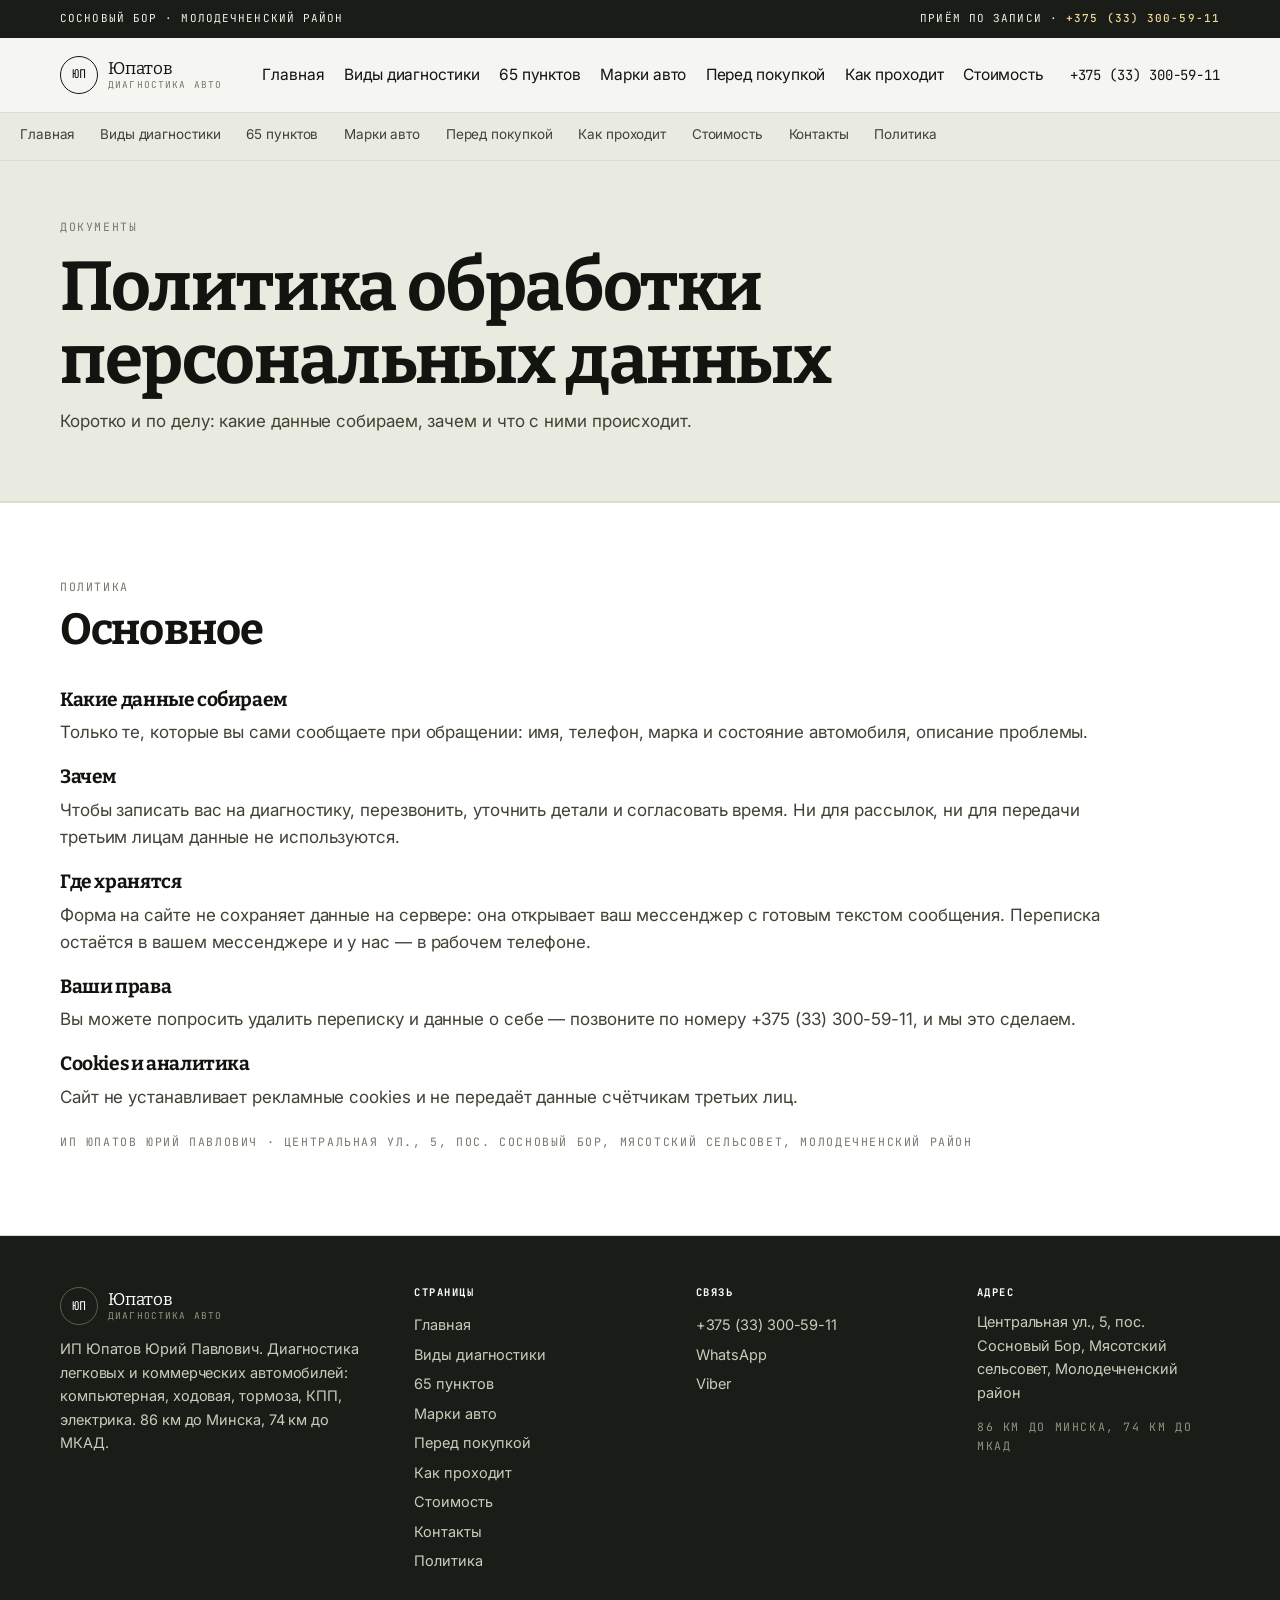
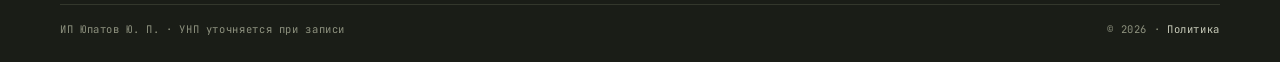
<file: politika.html>
<!doctype html>
<html lang="ru">
<head>
<meta charset="utf-8">
<meta name="viewport" content="width=device-width, initial-scale=1">
<title>Политика обработки данных — ИП Юпатов</title>
<meta name="description" content="Политика в отношении обработки персональных данных сайта диагностики автомобилей ИП Юпатов Ю. П.">
<meta property="og:title" content="Политика обработки данных — ИП Юпатов">
<meta property="og:description" content="Политика в отношении обработки персональных данных сайта диагностики автомобилей ИП Юпатов Ю. П.">
<meta property="og:type" content="website">
<meta property="og:locale" content="ru_RU">
<link rel="preconnect" href="https://fonts.googleapis.com">
<link rel="preconnect" href="https://fonts.gstatic.com" crossorigin>
<link href="https://fonts.googleapis.com/css2?family=Bitter:wght@400;600;700&family=Inter:wght@400;500;600&family=JetBrains+Mono:wght@400;500&display=swap" rel="stylesheet">
<style>:root{--paper:#F5F6F1;--paper2:#E9EBE1;--white:#FFFFFF;--ink:#12140F;--ink2:#3F4335;--muted:#75796A;
--line:#DBDECF;--line2:#C4C8B6;--amb:#A9700A;--amb-d:#7C5106;--amb-l:#F5EBD3;--graph:#23261F;--deep:#1A1D17;
--d:'Bitter',Georgia,serif;--b:'Inter',system-ui,sans-serif;--m:'JetBrains Mono',ui-monospace,monospace;
--r:2px;--max:1240px}
*{box-sizing:border-box}
html{-webkit-text-size-adjust:100%;scroll-behavior:smooth}
body{margin:0;background:var(--paper);color:var(--ink);font:17px/1.62 var(--b);letter-spacing:-.005em}
img{max-width:100%;display:block}
a{color:inherit;text-decoration:none}
h1,h2,h3,h4{margin:0;font-family:var(--d);font-weight:700;line-height:1.06;letter-spacing:-.02em}
h1{font-size:clamp(34px,5.4vw,72px)}
h2{font-size:clamp(26px,3.4vw,46px)}
h3{font-size:clamp(18px,1.5vw,23px);line-height:1.24}
p{margin:0 0 14px}
.wrap{width:100%;max-width:var(--max);margin:0 auto;padding:0 clamp(16px,3.4vw,40px)}
.mono{font-family:var(--m);font-size:11.5px;letter-spacing:.14em;text-transform:uppercase;color:var(--muted)}
.sr{position:absolute;width:1px;height:1px;overflow:hidden;clip:rect(0 0 0 0)}
:focus-visible{outline:2px solid var(--amb-d);outline-offset:3px}
/* шапка */
.top{background:var(--deep);color:#EFEFE6}
.top__in{display:flex;align-items:center;justify-content:space-between;gap:14px;min-height:38px;font-family:var(--m);font-size:11px;letter-spacing:.1em;text-transform:uppercase}
.top b{color:#F2D79B;font-weight:500}
.hd{position:sticky;top:0;z-index:60;background:rgba(245,246,241,.94);backdrop-filter:blur(10px);border-bottom:1px solid var(--line)}
.hd__in{display:flex;align-items:center;gap:clamp(12px,2vw,28px);min-height:74px}
.logo{display:flex;align-items:center;gap:10px;flex:0 0 auto}
.logo__m{width:38px;height:38px;border-radius:50%;border:1.5px solid var(--ink);display:grid;place-items:center;font-family:var(--m);font-size:12px;letter-spacing:.02em}
.logo__t{font-family:var(--d);font-size:17px;line-height:1.05}
.logo__t small{display:block;font-family:var(--m);font-size:9.5px;letter-spacing:.12em;color:var(--muted);text-transform:uppercase;margin-top:2px}
.nav{display:flex;gap:clamp(10px,1.5vw,22px);margin-left:auto;flex-wrap:wrap}
.nav a{font-size:15.5px;padding:6px 0;border-bottom:1.5px solid transparent;white-space:nowrap}
.nav a:hover{border-color:var(--line2)}
.nav a.is-on{border-color:var(--amb)}
.hd__tel{display:flex;align-items:center;gap:8px;font-family:var(--m);font-size:14px;white-space:nowrap}
.burger{display:none;width:44px;height:44px;border:1px solid var(--line2);background:transparent;border-radius:var(--r);margin-left:auto;cursor:pointer}
.burger span{display:block;width:18px;height:1.5px;background:var(--ink);margin:4px auto}
/* полоса страниц */
.strip{border-bottom:1px solid var(--line);background:var(--paper2);overflow-x:auto}
.strip__in{display:flex;gap:clamp(12px,2vw,26px);padding:11px 0;white-space:nowrap;font-size:13.5px}
.strip a{color:var(--ink2);padding-bottom:2px;border-bottom:1px solid transparent}
.strip a:hover{color:var(--ink);border-color:var(--line2)}
.strip a.is-on{color:var(--ink);border-color:var(--amb)}
/* кнопки */
.btn{display:inline-flex;align-items:center;gap:9px;padding:15px 24px;border-radius:var(--r);font:500 15.5px/1 var(--b);border:1.5px solid transparent;cursor:pointer;transition:.18s}
.btn--go{background:var(--amb);color:#fff}
.btn--go:hover{background:var(--amb-d)}
.btn--ink{background:var(--ink);color:#fff}
.btn--ink:hover{background:var(--graph)}
.btn--gh{background:transparent;border-color:var(--line2);color:var(--ink)}
.btn--gh:hover{border-color:var(--ink)}
/* меню-панель */
.drw{position:fixed;inset:0;z-index:120;background:var(--paper);display:none;padding:20px;overflow:auto}
.drw.on{display:block}
.drw__top{display:flex;justify-content:space-between;align-items:center;margin-bottom:22px}
.drw__x{width:46px;height:46px;border:1px solid var(--line2);background:transparent;border-radius:var(--r);font-size:20px;cursor:pointer}
.drw nav{display:grid;gap:2px}
.drw nav a{font-family:var(--d);font-size:clamp(21px,5.6vw,30px);padding:11px 0;border-bottom:1px solid var(--line)}
.drw__c{margin-top:22px;display:grid;gap:9px}
.drw__c a{font-family:var(--m);font-size:13px}
</style>
<link rel="stylesheet" href="assets/css/site.v1.css">
</head>
<body>
<div class="top"><div class="wrap top__in"><div>Сосновый Бор · Молодечненский район</div><div>Приём по записи · <b>+375 (33) 300-59-11</b></div></div></div><header class="hd"><div class="wrap hd__in"><a class="logo" href="index.html"><span class="logo__m">ЮП</span><span class="logo__t">Юпатов<small>диагностика авто</small></span></a><nav class="nav"><a href="index.html">Главная</a><a href="diagnostika.html">Виды диагностики</a><a href="punkty.html">65 пунктов</a><a href="marki.html">Марки авто</a><a href="pered-pokupkoy.html">Перед покупкой</a><a href="process.html">Как проходит</a><a href="ceny.html">Стоимость</a></nav><a class="hd__tel" href="tel:+375333005911">+375 (33) 300-59-11</a><button class="burger" id="burger" aria-label="Меню" aria-expanded="false"><span></span><span></span><span></span></button></div></header><div class="strip"><div class="wrap strip__in"><a href="index.html">Главная</a><a href="diagnostika.html">Виды диагностики</a><a href="punkty.html">65 пунктов</a><a href="marki.html">Марки авто</a><a href="pered-pokupkoy.html">Перед покупкой</a><a href="process.html">Как проходит</a><a href="ceny.html">Стоимость</a><a href="kontakty.html">Контакты</a><a href="politika.html" aria-current="page">Политика</a></div></div><div class="drw" id="drawer" role="dialog" aria-modal="true" aria-label="Меню"><div class="drw__top"><a class="logo" href="index.html"><span class="logo__m">ЮП</span><span class="logo__t">Юпатов<small>диагностика авто</small></span></a><button class="drw__x" id="drawerClose" aria-label="Закрыть">×</button></div><nav><a href="index.html">Главная</a><a href="diagnostika.html">Виды диагностики</a><a href="punkty.html">65 пунктов</a><a href="marki.html">Марки авто</a><a href="pered-pokupkoy.html">Перед покупкой</a><a href="process.html">Как проходит</a><a href="ceny.html">Стоимость</a><a href="kontakty.html">Контакты</a><a href="politika.html">Политика</a></nav><div class="drw__c"><a href="tel:+375333005911">+375 (33) 300-59-11</a><a href="https://wa.me/375333005911" target="_blank" rel="noopener">WhatsApp</a><a href="viber://chat?number=%2B375333005911">Viber</a></div></div><section class="ph"><div class="wrap"><span class="mono">Документы</span><h1 style="margin-top:10px">Политика обработки персональных данных</h1><p>Коротко и по делу: какие данные собираем, зачем и что с ними происходит.</p></div></section><section class="sec sec--alt"><div class="wrap"><div class="sh"><div><span class="mono">Политика</span><h2 style="margin-top:8px">Основное</h2></div><p></p></div><div style="max-width:62em"><h3>Какие данные собираем</h3><p style="color:var(--ink2);margin-top:8px">Только те, которые вы сами сообщаете при обращении: имя, телефон, марка и состояние автомобиля, описание проблемы.</p><h3 style="margin-top:18px">Зачем</h3><p style="color:var(--ink2);margin-top:8px">Чтобы записать вас на диагностику, перезвонить, уточнить детали и согласовать время. Ни для рассылок, ни для передачи третьим лицам данные не используются.</p><h3 style="margin-top:18px">Где хранятся</h3><p style="color:var(--ink2);margin-top:8px">Форма на сайте не сохраняет данные на сервере: она открывает ваш мессенджер с готовым текстом сообщения. Переписка остаётся в вашем мессенджере и у нас — в рабочем телефоне.</p><h3 style="margin-top:18px">Ваши права</h3><p style="color:var(--ink2);margin-top:8px">Вы можете попросить удалить переписку и данные о себе — позвоните по номеру +375 (33) 300-59-11, и мы это сделаем.</p><h3 style="margin-top:18px">Cookies и аналитика</h3><p style="color:var(--ink2);margin-top:8px">Сайт не устанавливает рекламные cookies и не передаёт данные счётчикам третьих лиц.</p><p class="mono" style="margin-top:22px">ИП Юпатов Юрий Павлович · Центральная ул., 5, пос. Сосновый Бор, Мясотский сельсовет, Молодечненский район</p></div></div></section><footer class="ft"><div class="wrap"><div class="ft__g"><div><div class="logo" style="margin-bottom:12px"><span class="logo__m" style="border-color:#5A5F4B;color:#fff">ЮП</span><span class="logo__t" style="color:#fff">Юпатов<small style="color:#8E927F">диагностика авто</small></span></div><p style="max-width:32em">ИП Юпатов Юрий Павлович. Диагностика легковых и коммерческих автомобилей: компьютерная, ходовая, тормоза, КПП, электрика. 86 км до Минска, 74 км до МКАД.</p></div><div><h4>Страницы</h4><a href="index.html">Главная</a><a href="diagnostika.html">Виды диагностики</a><a href="punkty.html">65 пунктов</a><a href="marki.html">Марки авто</a><a href="pered-pokupkoy.html">Перед покупкой</a><a href="process.html">Как проходит</a><a href="ceny.html">Стоимость</a><a href="kontakty.html">Контакты</a><a href="politika.html">Политика</a></div><div><h4>Связь</h4><a href="tel:+375333005911">+375 (33) 300-59-11</a><a href="https://wa.me/375333005911" target="_blank" rel="noopener">WhatsApp</a><a href="viber://chat?number=%2B375333005911">Viber</a></div><div><h4>Адрес</h4><p>Центральная ул., 5, пос. Сосновый Бор, Мясотский сельсовет, Молодечненский район</p><p class="mono" style="color:#8E927F">86 км до Минска, 74 км до МКАД</p></div></div><div class="ft__bot"><span>ИП Юпатов Ю. П. · УНП уточняется при записи</span><span>© 2026 · <a href="politika.html" style="display:inline">Политика</a></span></div></div></footer>
<div class="mbar">
  <a href="tel:+375333005911"><b>Звонок</b>сейчас</a>
  <a href="https://wa.me/375333005911" target="_blank" rel="noopener"><b>WhatsApp</b>написать</a>
  <a href="viber://chat?number=%2B375333005911"><b>Viber</b>написать</a>
  <a class="go" href="kontakty.html"><b>Записаться</b>на день</a>
</div>
<script src="assets/js/main.v1.js" defer></script>
</body>
</html>
</file>
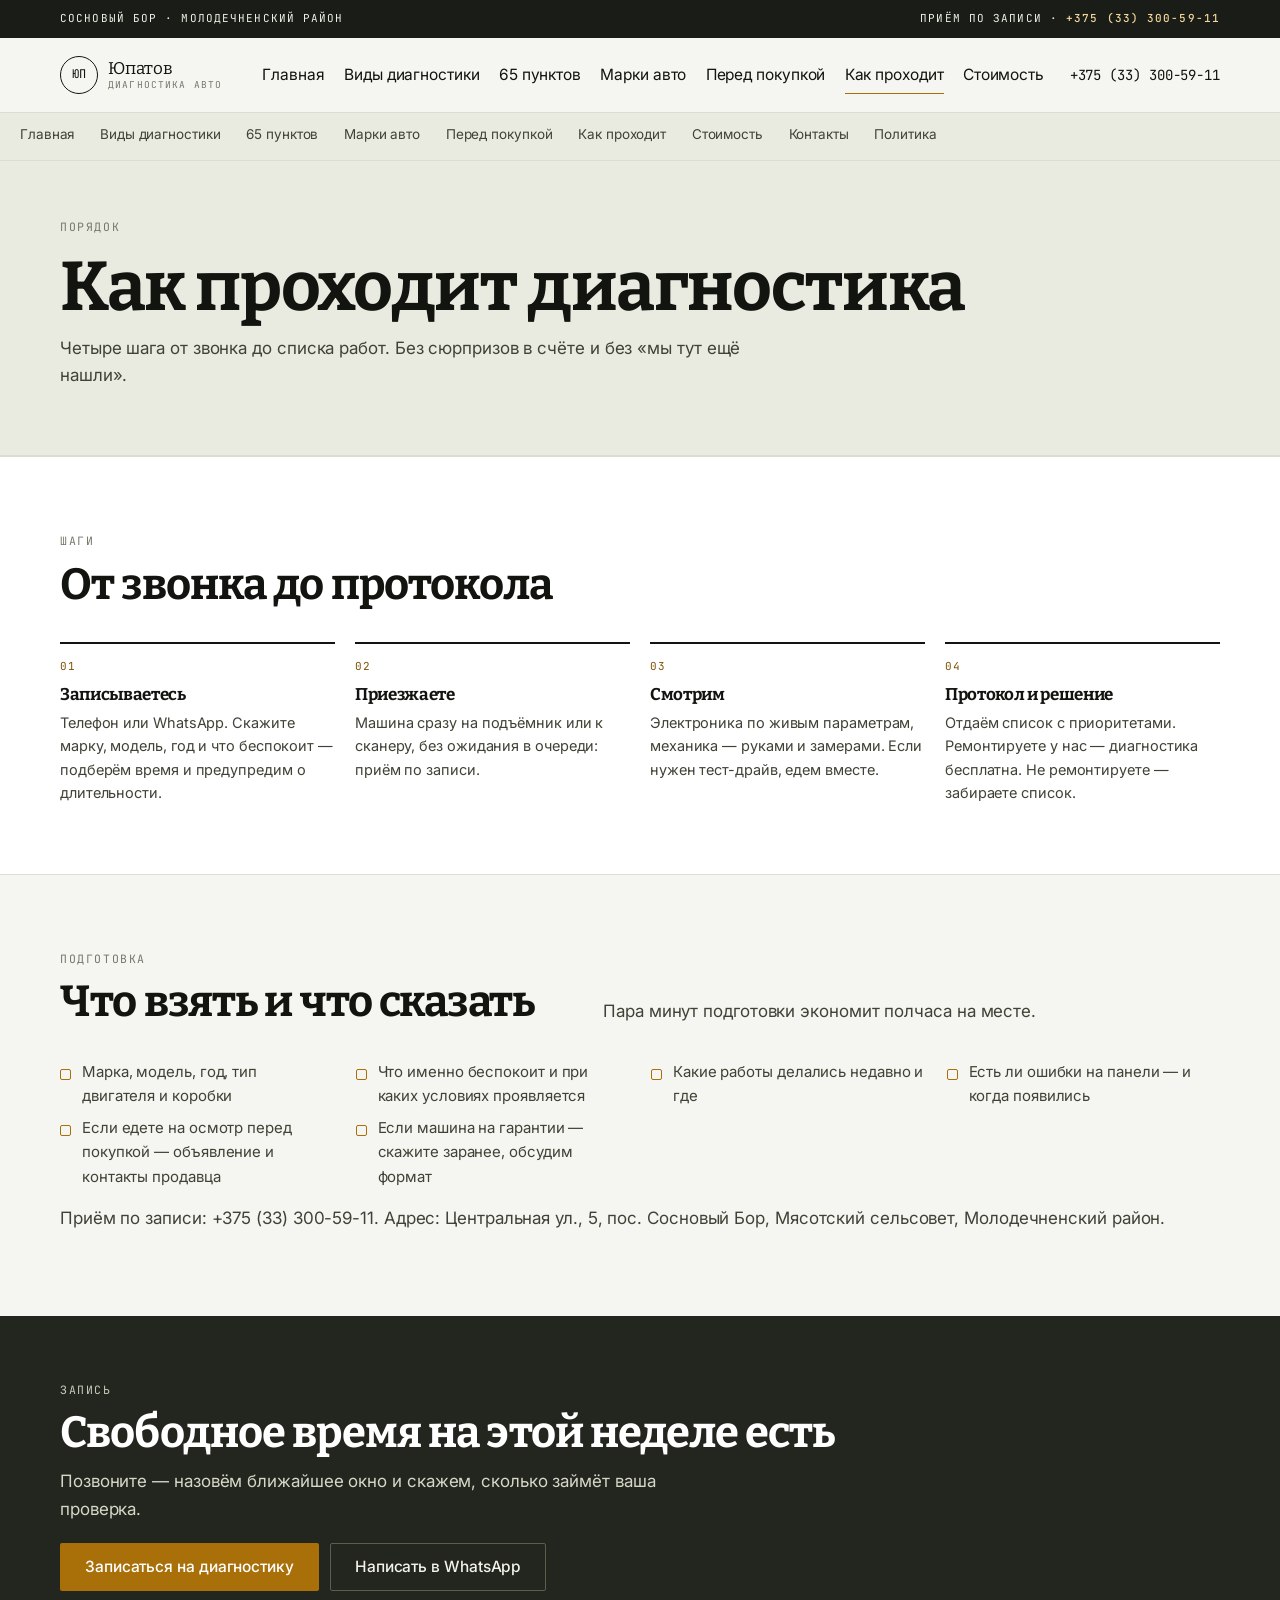
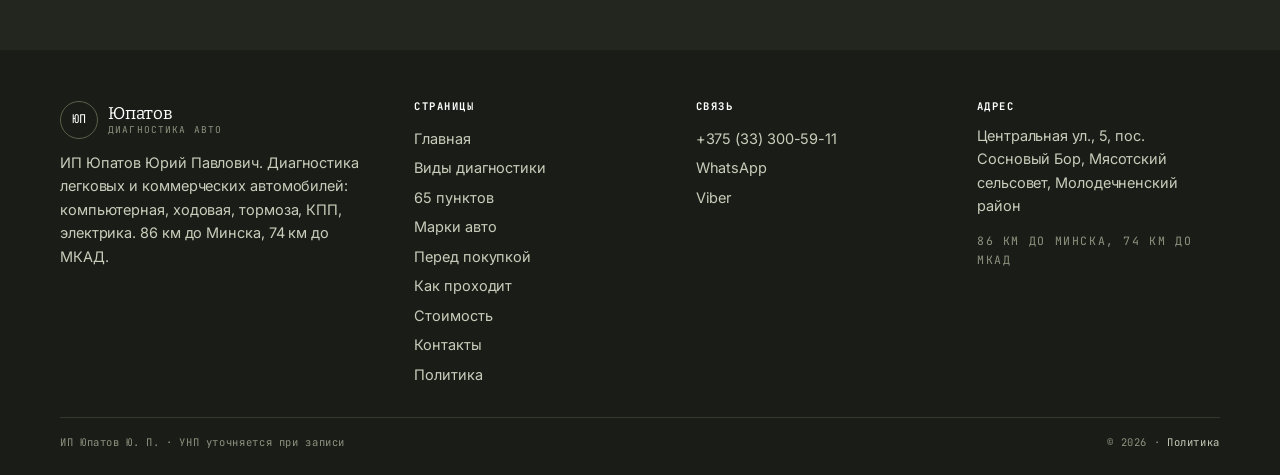
<file: process.html>
<!doctype html>
<html lang="ru">
<head>
<meta charset="utf-8">
<meta name="viewport" content="width=device-width, initial-scale=1">
<title>Как проходит диагностика — запись, проверка, протокол</title>
<meta name="description" content="Как проходит диагностика в Сосновом Бору: запись по телефону, проверка на подъёмнике и сканером, протокол с приоритетами, решение о ремонте.">
<meta property="og:title" content="Как проходит диагностика — запись, проверка, протокол">
<meta property="og:description" content="Как проходит диагностика в Сосновом Бору: запись по телефону, проверка на подъёмнике и сканером, протокол с приоритетами, решение о ремонте.">
<meta property="og:type" content="website">
<meta property="og:locale" content="ru_RU">
<link rel="preconnect" href="https://fonts.googleapis.com">
<link rel="preconnect" href="https://fonts.gstatic.com" crossorigin>
<link href="https://fonts.googleapis.com/css2?family=Bitter:wght@400;600;700&family=Inter:wght@400;500;600&family=JetBrains+Mono:wght@400;500&display=swap" rel="stylesheet">
<style>:root{--paper:#F5F6F1;--paper2:#E9EBE1;--white:#FFFFFF;--ink:#12140F;--ink2:#3F4335;--muted:#75796A;
--line:#DBDECF;--line2:#C4C8B6;--amb:#A9700A;--amb-d:#7C5106;--amb-l:#F5EBD3;--graph:#23261F;--deep:#1A1D17;
--d:'Bitter',Georgia,serif;--b:'Inter',system-ui,sans-serif;--m:'JetBrains Mono',ui-monospace,monospace;
--r:2px;--max:1240px}
*{box-sizing:border-box}
html{-webkit-text-size-adjust:100%;scroll-behavior:smooth}
body{margin:0;background:var(--paper);color:var(--ink);font:17px/1.62 var(--b);letter-spacing:-.005em}
img{max-width:100%;display:block}
a{color:inherit;text-decoration:none}
h1,h2,h3,h4{margin:0;font-family:var(--d);font-weight:700;line-height:1.06;letter-spacing:-.02em}
h1{font-size:clamp(34px,5.4vw,72px)}
h2{font-size:clamp(26px,3.4vw,46px)}
h3{font-size:clamp(18px,1.5vw,23px);line-height:1.24}
p{margin:0 0 14px}
.wrap{width:100%;max-width:var(--max);margin:0 auto;padding:0 clamp(16px,3.4vw,40px)}
.mono{font-family:var(--m);font-size:11.5px;letter-spacing:.14em;text-transform:uppercase;color:var(--muted)}
.sr{position:absolute;width:1px;height:1px;overflow:hidden;clip:rect(0 0 0 0)}
:focus-visible{outline:2px solid var(--amb-d);outline-offset:3px}
/* шапка */
.top{background:var(--deep);color:#EFEFE6}
.top__in{display:flex;align-items:center;justify-content:space-between;gap:14px;min-height:38px;font-family:var(--m);font-size:11px;letter-spacing:.1em;text-transform:uppercase}
.top b{color:#F2D79B;font-weight:500}
.hd{position:sticky;top:0;z-index:60;background:rgba(245,246,241,.94);backdrop-filter:blur(10px);border-bottom:1px solid var(--line)}
.hd__in{display:flex;align-items:center;gap:clamp(12px,2vw,28px);min-height:74px}
.logo{display:flex;align-items:center;gap:10px;flex:0 0 auto}
.logo__m{width:38px;height:38px;border-radius:50%;border:1.5px solid var(--ink);display:grid;place-items:center;font-family:var(--m);font-size:12px;letter-spacing:.02em}
.logo__t{font-family:var(--d);font-size:17px;line-height:1.05}
.logo__t small{display:block;font-family:var(--m);font-size:9.5px;letter-spacing:.12em;color:var(--muted);text-transform:uppercase;margin-top:2px}
.nav{display:flex;gap:clamp(10px,1.5vw,22px);margin-left:auto;flex-wrap:wrap}
.nav a{font-size:15.5px;padding:6px 0;border-bottom:1.5px solid transparent;white-space:nowrap}
.nav a:hover{border-color:var(--line2)}
.nav a.is-on{border-color:var(--amb)}
.hd__tel{display:flex;align-items:center;gap:8px;font-family:var(--m);font-size:14px;white-space:nowrap}
.burger{display:none;width:44px;height:44px;border:1px solid var(--line2);background:transparent;border-radius:var(--r);margin-left:auto;cursor:pointer}
.burger span{display:block;width:18px;height:1.5px;background:var(--ink);margin:4px auto}
/* полоса страниц */
.strip{border-bottom:1px solid var(--line);background:var(--paper2);overflow-x:auto}
.strip__in{display:flex;gap:clamp(12px,2vw,26px);padding:11px 0;white-space:nowrap;font-size:13.5px}
.strip a{color:var(--ink2);padding-bottom:2px;border-bottom:1px solid transparent}
.strip a:hover{color:var(--ink);border-color:var(--line2)}
.strip a.is-on{color:var(--ink);border-color:var(--amb)}
/* кнопки */
.btn{display:inline-flex;align-items:center;gap:9px;padding:15px 24px;border-radius:var(--r);font:500 15.5px/1 var(--b);border:1.5px solid transparent;cursor:pointer;transition:.18s}
.btn--go{background:var(--amb);color:#fff}
.btn--go:hover{background:var(--amb-d)}
.btn--ink{background:var(--ink);color:#fff}
.btn--ink:hover{background:var(--graph)}
.btn--gh{background:transparent;border-color:var(--line2);color:var(--ink)}
.btn--gh:hover{border-color:var(--ink)}
/* меню-панель */
.drw{position:fixed;inset:0;z-index:120;background:var(--paper);display:none;padding:20px;overflow:auto}
.drw.on{display:block}
.drw__top{display:flex;justify-content:space-between;align-items:center;margin-bottom:22px}
.drw__x{width:46px;height:46px;border:1px solid var(--line2);background:transparent;border-radius:var(--r);font-size:20px;cursor:pointer}
.drw nav{display:grid;gap:2px}
.drw nav a{font-family:var(--d);font-size:clamp(21px,5.6vw,30px);padding:11px 0;border-bottom:1px solid var(--line)}
.drw__c{margin-top:22px;display:grid;gap:9px}
.drw__c a{font-family:var(--m);font-size:13px}
</style>
<link rel="stylesheet" href="assets/css/site.v1.css">
</head>
<body>
<div class="top"><div class="wrap top__in"><div>Сосновый Бор · Молодечненский район</div><div>Приём по записи · <b>+375 (33) 300-59-11</b></div></div></div><header class="hd"><div class="wrap hd__in"><a class="logo" href="index.html"><span class="logo__m">ЮП</span><span class="logo__t">Юпатов<small>диагностика авто</small></span></a><nav class="nav"><a href="index.html">Главная</a><a href="diagnostika.html">Виды диагностики</a><a href="punkty.html">65 пунктов</a><a href="marki.html">Марки авто</a><a href="pered-pokupkoy.html">Перед покупкой</a><a href="process.html" class="is-on">Как проходит</a><a href="ceny.html">Стоимость</a></nav><a class="hd__tel" href="tel:+375333005911">+375 (33) 300-59-11</a><button class="burger" id="burger" aria-label="Меню" aria-expanded="false"><span></span><span></span><span></span></button></div></header><div class="strip"><div class="wrap strip__in"><a href="index.html">Главная</a><a href="diagnostika.html">Виды диагностики</a><a href="punkty.html">65 пунктов</a><a href="marki.html">Марки авто</a><a href="pered-pokupkoy.html">Перед покупкой</a><a href="process.html" aria-current="page">Как проходит</a><a href="ceny.html">Стоимость</a><a href="kontakty.html">Контакты</a><a href="politika.html">Политика</a></div></div><div class="drw" id="drawer" role="dialog" aria-modal="true" aria-label="Меню"><div class="drw__top"><a class="logo" href="index.html"><span class="logo__m">ЮП</span><span class="logo__t">Юпатов<small>диагностика авто</small></span></a><button class="drw__x" id="drawerClose" aria-label="Закрыть">×</button></div><nav><a href="index.html">Главная</a><a href="diagnostika.html">Виды диагностики</a><a href="punkty.html">65 пунктов</a><a href="marki.html">Марки авто</a><a href="pered-pokupkoy.html">Перед покупкой</a><a href="process.html">Как проходит</a><a href="ceny.html">Стоимость</a><a href="kontakty.html">Контакты</a><a href="politika.html">Политика</a></nav><div class="drw__c"><a href="tel:+375333005911">+375 (33) 300-59-11</a><a href="https://wa.me/375333005911" target="_blank" rel="noopener">WhatsApp</a><a href="viber://chat?number=%2B375333005911">Viber</a></div></div><section class="ph"><div class="wrap"><span class="mono">Порядок</span><h1 style="margin-top:10px">Как проходит диагностика</h1><p>Четыре шага от звонка до списка работ. Без сюрпризов в счёте и без «мы тут ещё нашли».</p></div></section><section class="sec sec--alt"><div class="wrap"><div class="sh"><div><span class="mono">Шаги</span><h2 style="margin-top:8px">От звонка до протокола</h2></div><p></p></div><div class="steps"><div class="step"><span class="step__n">01</span><h3>Записываетесь</h3><p>Телефон или WhatsApp. Скажите марку, модель, год и что беспокоит — подберём время и предупредим о длительности.</p></div><div class="step"><span class="step__n">02</span><h3>Приезжаете</h3><p>Машина сразу на подъёмник или к сканеру, без ожидания в очереди: приём по записи.</p></div><div class="step"><span class="step__n">03</span><h3>Смотрим</h3><p>Электроника по живым параметрам, механика — руками и замерами. Если нужен тест-драйв, едем вместе.</p></div><div class="step"><span class="step__n">04</span><h3>Протокол и решение</h3><p>Отдаём список с приоритетами. Ремонтируете у нас — диагностика бесплатна. Не ремонтируете — забираете список.</p></div></div></div></section><section class="sec "><div class="wrap"><div class="sh"><div><span class="mono">Подготовка</span><h2 style="margin-top:8px">Что взять и что сказать</h2></div><p>Пара минут подготовки экономит полчаса на месте.</p></div><ul class="chk"><li>Марка, модель, год, тип двигателя и коробки</li><li>Что именно беспокоит и при каких условиях проявляется</li><li>Какие работы делались недавно и где</li><li>Есть ли ошибки на панели — и когда появились</li><li>Если едете на осмотр перед покупкой — объявление и контакты продавца</li><li>Если машина на гарантии — скажите заранее, обсудим формат</li></ul><p style="margin-top:16px;color:var(--ink2)">Приём по записи: +375 (33) 300-59-11. Адрес: Центральная ул., 5, пос. Сосновый Бор, Мясотский сельсовет, Молодечненский район.</p></div></section><section class="cta"><div class="wrap"><span class="mono" style="color:#C8CBB8">Запись</span><h2 style="margin-top:8px">Свободное время на этой неделе есть</h2><p>Позвоните — назовём ближайшее окно и скажем, сколько займёт ваша проверка.</p><div class="cta__acts"><a class="btn btn--go" href="kontakty.html">Записаться на диагностику</a><a class="btn btn--gh" href="https://wa.me/375333005911">Написать в WhatsApp</a></div></div></section><footer class="ft"><div class="wrap"><div class="ft__g"><div><div class="logo" style="margin-bottom:12px"><span class="logo__m" style="border-color:#5A5F4B;color:#fff">ЮП</span><span class="logo__t" style="color:#fff">Юпатов<small style="color:#8E927F">диагностика авто</small></span></div><p style="max-width:32em">ИП Юпатов Юрий Павлович. Диагностика легковых и коммерческих автомобилей: компьютерная, ходовая, тормоза, КПП, электрика. 86 км до Минска, 74 км до МКАД.</p></div><div><h4>Страницы</h4><a href="index.html">Главная</a><a href="diagnostika.html">Виды диагностики</a><a href="punkty.html">65 пунктов</a><a href="marki.html">Марки авто</a><a href="pered-pokupkoy.html">Перед покупкой</a><a href="process.html">Как проходит</a><a href="ceny.html">Стоимость</a><a href="kontakty.html">Контакты</a><a href="politika.html">Политика</a></div><div><h4>Связь</h4><a href="tel:+375333005911">+375 (33) 300-59-11</a><a href="https://wa.me/375333005911" target="_blank" rel="noopener">WhatsApp</a><a href="viber://chat?number=%2B375333005911">Viber</a></div><div><h4>Адрес</h4><p>Центральная ул., 5, пос. Сосновый Бор, Мясотский сельсовет, Молодечненский район</p><p class="mono" style="color:#8E927F">86 км до Минска, 74 км до МКАД</p></div></div><div class="ft__bot"><span>ИП Юпатов Ю. П. · УНП уточняется при записи</span><span>© 2026 · <a href="politika.html" style="display:inline">Политика</a></span></div></div></footer>
<div class="mbar">
  <a href="tel:+375333005911"><b>Звонок</b>сейчас</a>
  <a href="https://wa.me/375333005911" target="_blank" rel="noopener"><b>WhatsApp</b>написать</a>
  <a href="viber://chat?number=%2B375333005911"><b>Viber</b>написать</a>
  <a class="go" href="kontakty.html"><b>Записаться</b>на день</a>
</div>
<script src="assets/js/main.v1.js" defer></script>
</body>
</html>
</file>
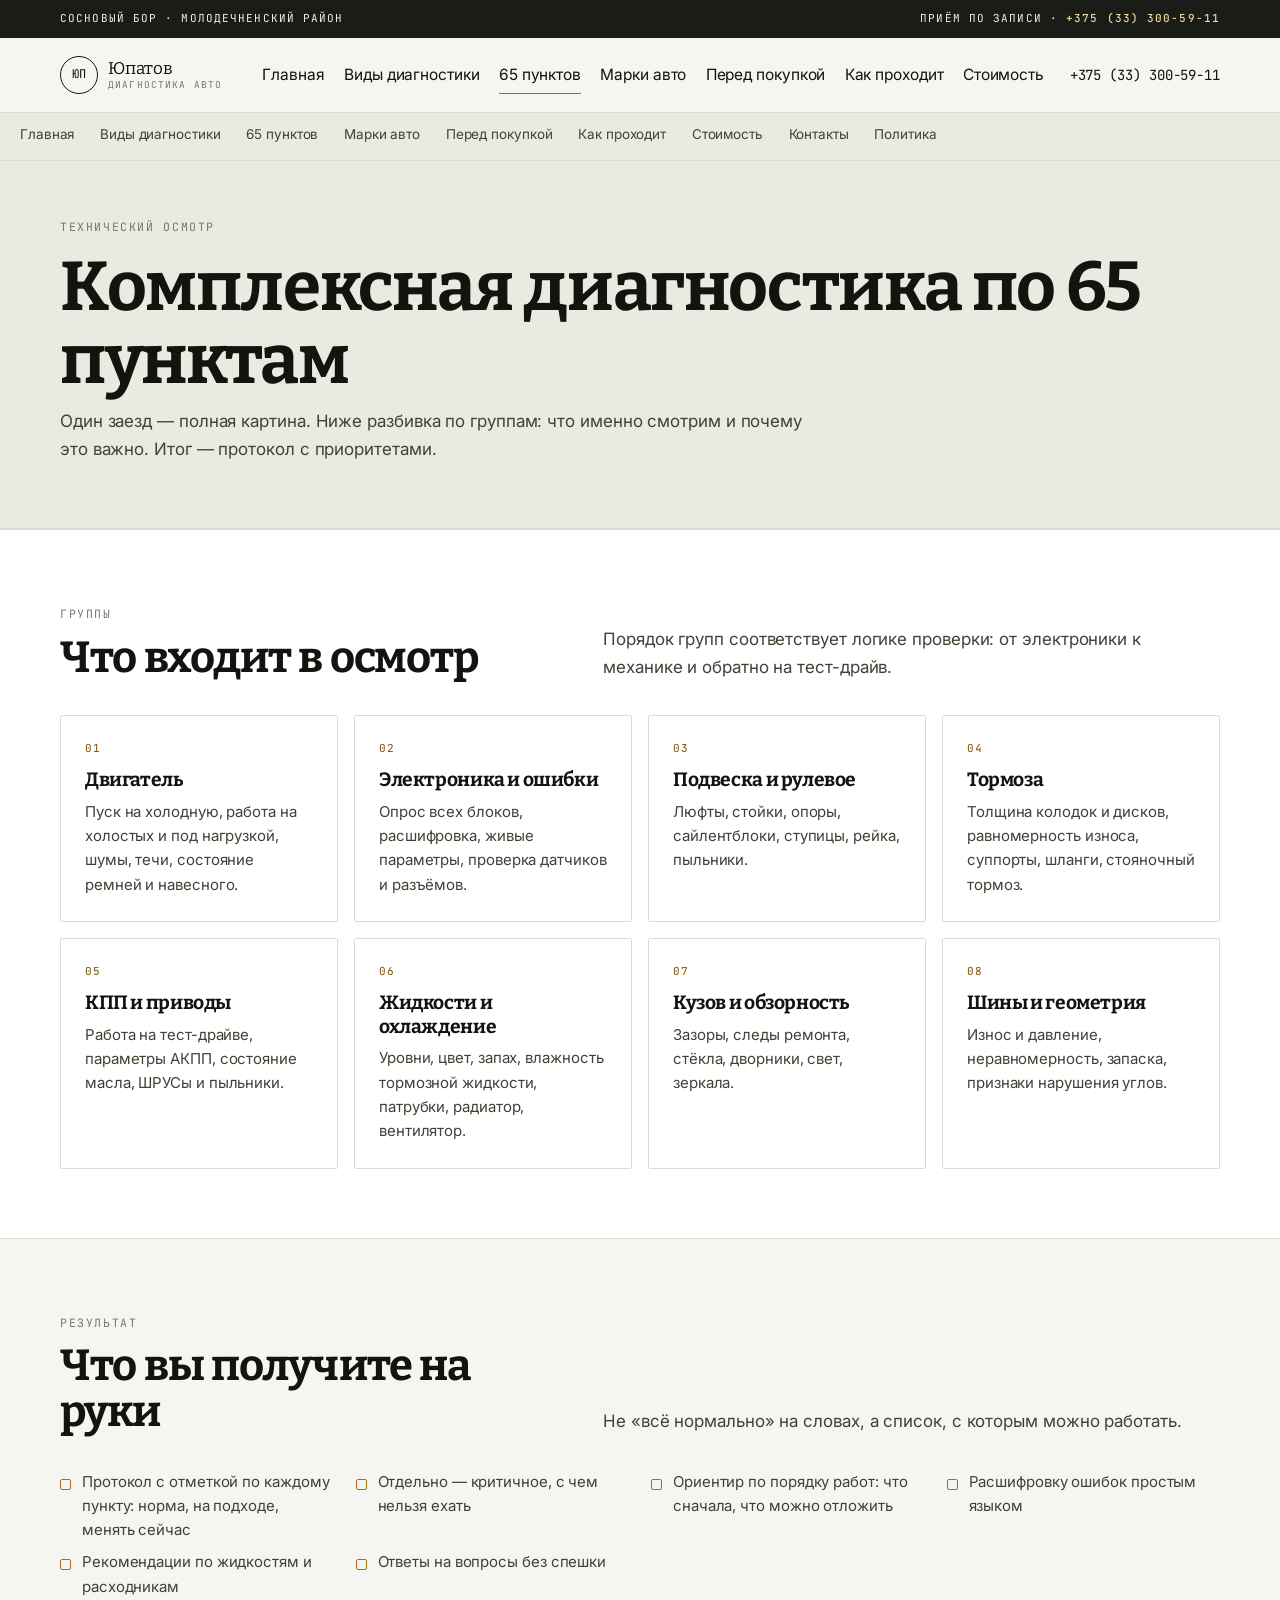
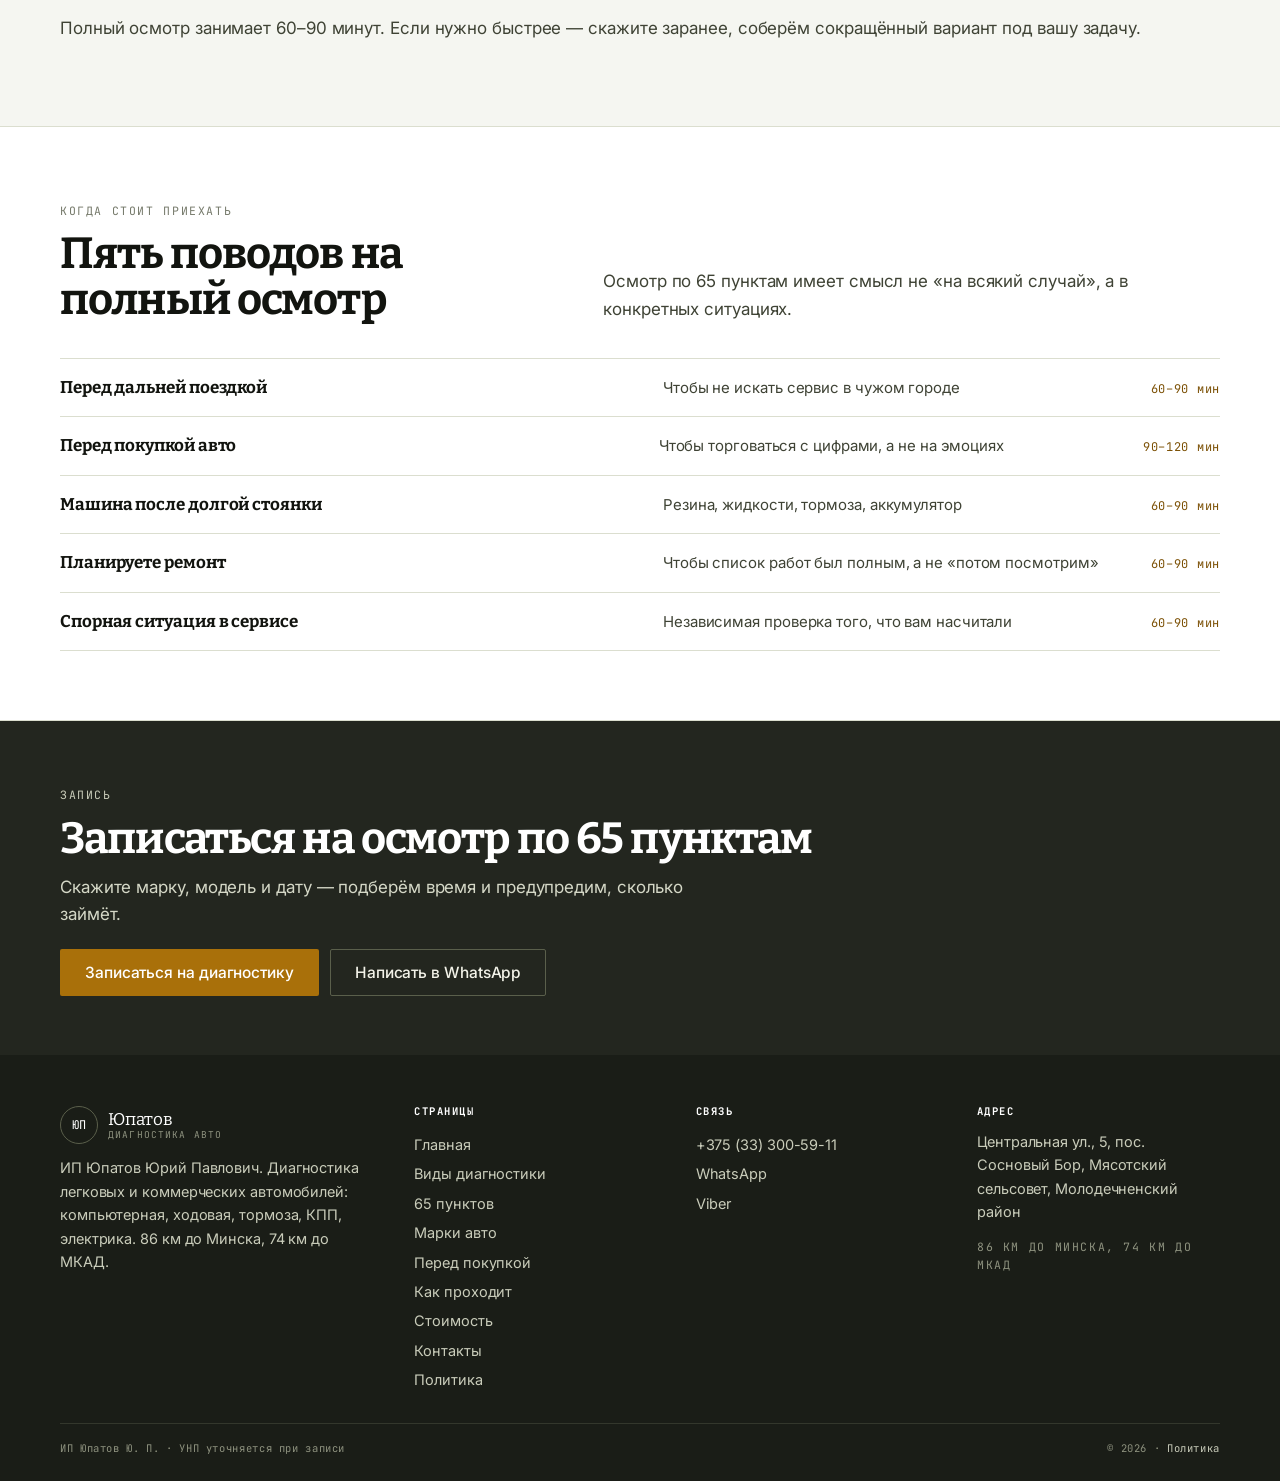
<file: punkty.html>
<!doctype html>
<html lang="ru">
<head>
<meta charset="utf-8">
<meta name="viewport" content="width=device-width, initial-scale=1">
<title>Комплексная диагностика по 65 пунктам — Сосновый Бор</title>
<meta name="description" content="Технический осмотр автомобиля по 65 пунктам: двигатель, электроника, подвеска, тормоза, КПП, жидкости и кузов. Протокол на руки, Сосновый Бор.">
<meta property="og:title" content="Комплексная диагностика по 65 пунктам — Сосновый Бор">
<meta property="og:description" content="Технический осмотр автомобиля по 65 пунктам: двигатель, электроника, подвеска, тормоза, КПП, жидкости и кузов. Протокол на руки, Сосновый Бор.">
<meta property="og:type" content="website">
<meta property="og:locale" content="ru_RU">
<link rel="preconnect" href="https://fonts.googleapis.com">
<link rel="preconnect" href="https://fonts.gstatic.com" crossorigin>
<link href="https://fonts.googleapis.com/css2?family=Bitter:wght@400;600;700&family=Inter:wght@400;500;600&family=JetBrains+Mono:wght@400;500&display=swap" rel="stylesheet">
<style>:root{--paper:#F5F6F1;--paper2:#E9EBE1;--white:#FFFFFF;--ink:#12140F;--ink2:#3F4335;--muted:#75796A;
--line:#DBDECF;--line2:#C4C8B6;--amb:#A9700A;--amb-d:#7C5106;--amb-l:#F5EBD3;--graph:#23261F;--deep:#1A1D17;
--d:'Bitter',Georgia,serif;--b:'Inter',system-ui,sans-serif;--m:'JetBrains Mono',ui-monospace,monospace;
--r:2px;--max:1240px}
*{box-sizing:border-box}
html{-webkit-text-size-adjust:100%;scroll-behavior:smooth}
body{margin:0;background:var(--paper);color:var(--ink);font:17px/1.62 var(--b);letter-spacing:-.005em}
img{max-width:100%;display:block}
a{color:inherit;text-decoration:none}
h1,h2,h3,h4{margin:0;font-family:var(--d);font-weight:700;line-height:1.06;letter-spacing:-.02em}
h1{font-size:clamp(34px,5.4vw,72px)}
h2{font-size:clamp(26px,3.4vw,46px)}
h3{font-size:clamp(18px,1.5vw,23px);line-height:1.24}
p{margin:0 0 14px}
.wrap{width:100%;max-width:var(--max);margin:0 auto;padding:0 clamp(16px,3.4vw,40px)}
.mono{font-family:var(--m);font-size:11.5px;letter-spacing:.14em;text-transform:uppercase;color:var(--muted)}
.sr{position:absolute;width:1px;height:1px;overflow:hidden;clip:rect(0 0 0 0)}
:focus-visible{outline:2px solid var(--amb-d);outline-offset:3px}
/* шапка */
.top{background:var(--deep);color:#EFEFE6}
.top__in{display:flex;align-items:center;justify-content:space-between;gap:14px;min-height:38px;font-family:var(--m);font-size:11px;letter-spacing:.1em;text-transform:uppercase}
.top b{color:#F2D79B;font-weight:500}
.hd{position:sticky;top:0;z-index:60;background:rgba(245,246,241,.94);backdrop-filter:blur(10px);border-bottom:1px solid var(--line)}
.hd__in{display:flex;align-items:center;gap:clamp(12px,2vw,28px);min-height:74px}
.logo{display:flex;align-items:center;gap:10px;flex:0 0 auto}
.logo__m{width:38px;height:38px;border-radius:50%;border:1.5px solid var(--ink);display:grid;place-items:center;font-family:var(--m);font-size:12px;letter-spacing:.02em}
.logo__t{font-family:var(--d);font-size:17px;line-height:1.05}
.logo__t small{display:block;font-family:var(--m);font-size:9.5px;letter-spacing:.12em;color:var(--muted);text-transform:uppercase;margin-top:2px}
.nav{display:flex;gap:clamp(10px,1.5vw,22px);margin-left:auto;flex-wrap:wrap}
.nav a{font-size:15.5px;padding:6px 0;border-bottom:1.5px solid transparent;white-space:nowrap}
.nav a:hover{border-color:var(--line2)}
.nav a.is-on{border-color:var(--amb)}
.hd__tel{display:flex;align-items:center;gap:8px;font-family:var(--m);font-size:14px;white-space:nowrap}
.burger{display:none;width:44px;height:44px;border:1px solid var(--line2);background:transparent;border-radius:var(--r);margin-left:auto;cursor:pointer}
.burger span{display:block;width:18px;height:1.5px;background:var(--ink);margin:4px auto}
/* полоса страниц */
.strip{border-bottom:1px solid var(--line);background:var(--paper2);overflow-x:auto}
.strip__in{display:flex;gap:clamp(12px,2vw,26px);padding:11px 0;white-space:nowrap;font-size:13.5px}
.strip a{color:var(--ink2);padding-bottom:2px;border-bottom:1px solid transparent}
.strip a:hover{color:var(--ink);border-color:var(--line2)}
.strip a.is-on{color:var(--ink);border-color:var(--amb)}
/* кнопки */
.btn{display:inline-flex;align-items:center;gap:9px;padding:15px 24px;border-radius:var(--r);font:500 15.5px/1 var(--b);border:1.5px solid transparent;cursor:pointer;transition:.18s}
.btn--go{background:var(--amb);color:#fff}
.btn--go:hover{background:var(--amb-d)}
.btn--ink{background:var(--ink);color:#fff}
.btn--ink:hover{background:var(--graph)}
.btn--gh{background:transparent;border-color:var(--line2);color:var(--ink)}
.btn--gh:hover{border-color:var(--ink)}
/* меню-панель */
.drw{position:fixed;inset:0;z-index:120;background:var(--paper);display:none;padding:20px;overflow:auto}
.drw.on{display:block}
.drw__top{display:flex;justify-content:space-between;align-items:center;margin-bottom:22px}
.drw__x{width:46px;height:46px;border:1px solid var(--line2);background:transparent;border-radius:var(--r);font-size:20px;cursor:pointer}
.drw nav{display:grid;gap:2px}
.drw nav a{font-family:var(--d);font-size:clamp(21px,5.6vw,30px);padding:11px 0;border-bottom:1px solid var(--line)}
.drw__c{margin-top:22px;display:grid;gap:9px}
.drw__c a{font-family:var(--m);font-size:13px}
</style>
<link rel="stylesheet" href="assets/css/site.v1.css">
</head>
<body>
<div class="top"><div class="wrap top__in"><div>Сосновый Бор · Молодечненский район</div><div>Приём по записи · <b>+375 (33) 300-59-11</b></div></div></div><header class="hd"><div class="wrap hd__in"><a class="logo" href="index.html"><span class="logo__m">ЮП</span><span class="logo__t">Юпатов<small>диагностика авто</small></span></a><nav class="nav"><a href="index.html">Главная</a><a href="diagnostika.html">Виды диагностики</a><a href="punkty.html" class="is-on">65 пунктов</a><a href="marki.html">Марки авто</a><a href="pered-pokupkoy.html">Перед покупкой</a><a href="process.html">Как проходит</a><a href="ceny.html">Стоимость</a></nav><a class="hd__tel" href="tel:+375333005911">+375 (33) 300-59-11</a><button class="burger" id="burger" aria-label="Меню" aria-expanded="false"><span></span><span></span><span></span></button></div></header><div class="strip"><div class="wrap strip__in"><a href="index.html">Главная</a><a href="diagnostika.html">Виды диагностики</a><a href="punkty.html" aria-current="page">65 пунктов</a><a href="marki.html">Марки авто</a><a href="pered-pokupkoy.html">Перед покупкой</a><a href="process.html">Как проходит</a><a href="ceny.html">Стоимость</a><a href="kontakty.html">Контакты</a><a href="politika.html">Политика</a></div></div><div class="drw" id="drawer" role="dialog" aria-modal="true" aria-label="Меню"><div class="drw__top"><a class="logo" href="index.html"><span class="logo__m">ЮП</span><span class="logo__t">Юпатов<small>диагностика авто</small></span></a><button class="drw__x" id="drawerClose" aria-label="Закрыть">×</button></div><nav><a href="index.html">Главная</a><a href="diagnostika.html">Виды диагностики</a><a href="punkty.html">65 пунктов</a><a href="marki.html">Марки авто</a><a href="pered-pokupkoy.html">Перед покупкой</a><a href="process.html">Как проходит</a><a href="ceny.html">Стоимость</a><a href="kontakty.html">Контакты</a><a href="politika.html">Политика</a></nav><div class="drw__c"><a href="tel:+375333005911">+375 (33) 300-59-11</a><a href="https://wa.me/375333005911" target="_blank" rel="noopener">WhatsApp</a><a href="viber://chat?number=%2B375333005911">Viber</a></div></div><section class="ph"><div class="wrap"><span class="mono">Технический осмотр</span><h1 style="margin-top:10px">Комплексная диагностика по 65 пунктам</h1><p>Один заезд — полная картина. Ниже разбивка по группам: что именно смотрим и почему это важно. Итог — протокол с приоритетами.</p></div></section><section class="sec sec--alt"><div class="wrap"><div class="sh"><div><span class="mono">Группы</span><h2 style="margin-top:8px">Что входит в осмотр</h2></div><p>Порядок групп соответствует логике проверки: от электроники к механике и обратно на тест-драйв.</p></div><div class="cards"><div class="card"><span class="card__n">01</span><h3>Двигатель</h3><p>Пуск на холодную, работа на холостых и под нагрузкой, шумы, течи, состояние ремней и навесного.</p></div><div class="card"><span class="card__n">02</span><h3>Электроника и ошибки</h3><p>Опрос всех блоков, расшифровка, живые параметры, проверка датчиков и разъёмов.</p></div><div class="card"><span class="card__n">03</span><h3>Подвеска и рулевое</h3><p>Люфты, стойки, опоры, сайлентблоки, ступицы, рейка, пыльники.</p></div><div class="card"><span class="card__n">04</span><h3>Тормоза</h3><p>Толщина колодок и дисков, равномерность износа, суппорты, шланги, стояночный тормоз.</p></div><div class="card"><span class="card__n">05</span><h3>КПП и приводы</h3><p>Работа на тест-драйве, параметры АКПП, состояние масла, ШРУСы и пыльники.</p></div><div class="card"><span class="card__n">06</span><h3>Жидкости и охлаждение</h3><p>Уровни, цвет, запах, влажность тормозной жидкости, патрубки, радиатор, вентилятор.</p></div><div class="card"><span class="card__n">07</span><h3>Кузов и обзорность</h3><p>Зазоры, следы ремонта, стёкла, дворники, свет, зеркала.</p></div><div class="card"><span class="card__n">08</span><h3>Шины и геометрия</h3><p>Износ и давление, неравномерность, запаска, признаки нарушения углов.</p></div></div></div></section><section class="sec "><div class="wrap"><div class="sh"><div><span class="mono">Результат</span><h2 style="margin-top:8px">Что вы получите на руки</h2></div><p>Не «всё нормально» на словах, а список, с которым можно работать.</p></div><ul class="chk"><li>Протокол с отметкой по каждому пункту: норма, на подходе, менять сейчас</li><li>Отдельно — критичное, с чем нельзя ехать</li><li>Ориентир по порядку работ: что сначала, что можно отложить</li><li>Расшифровку ошибок простым языком</li><li>Рекомендации по жидкостям и расходникам</li><li>Ответы на вопросы без спешки</li></ul><p style="margin-top:16px;color:var(--ink2)">Полный осмотр занимает 60–90 минут. Если нужно быстрее — скажите заранее, соберём сокращённый вариант под вашу задачу.</p></div></section><section class="sec sec--alt"><div class="wrap"><div class="sh"><div><span class="mono">Когда стоит приехать</span><h2 style="margin-top:8px">Пять поводов на полный осмотр</h2></div><p>Осмотр по 65 пунктам имеет смысл не «на всякий случай», а в конкретных ситуациях.</p></div><div class="rows"><div class="row"><b>Перед дальней поездкой</b><span>Чтобы не искать сервис в чужом городе</span><i>60–90 мин</i></div><div class="row"><b>Перед покупкой авто</b><span>Чтобы торговаться с цифрами, а не на эмоциях</span><i>90–120 мин</i></div><div class="row"><b>Машина после долгой стоянки</b><span>Резина, жидкости, тормоза, аккумулятор</span><i>60–90 мин</i></div><div class="row"><b>Планируете ремонт</b><span>Чтобы список работ был полным, а не «потом посмотрим»</span><i>60–90 мин</i></div><div class="row"><b>Спорная ситуация в сервисе</b><span>Независимая проверка того, что вам насчитали</span><i>60–90 мин</i></div></div></div></section><section class="cta"><div class="wrap"><span class="mono" style="color:#C8CBB8">Запись</span><h2 style="margin-top:8px">Записаться на осмотр по 65 пунктам</h2><p>Скажите марку, модель и дату — подберём время и предупредим, сколько займёт.</p><div class="cta__acts"><a class="btn btn--go" href="kontakty.html">Записаться на диагностику</a><a class="btn btn--gh" href="https://wa.me/375333005911">Написать в WhatsApp</a></div></div></section><footer class="ft"><div class="wrap"><div class="ft__g"><div><div class="logo" style="margin-bottom:12px"><span class="logo__m" style="border-color:#5A5F4B;color:#fff">ЮП</span><span class="logo__t" style="color:#fff">Юпатов<small style="color:#8E927F">диагностика авто</small></span></div><p style="max-width:32em">ИП Юпатов Юрий Павлович. Диагностика легковых и коммерческих автомобилей: компьютерная, ходовая, тормоза, КПП, электрика. 86 км до Минска, 74 км до МКАД.</p></div><div><h4>Страницы</h4><a href="index.html">Главная</a><a href="diagnostika.html">Виды диагностики</a><a href="punkty.html">65 пунктов</a><a href="marki.html">Марки авто</a><a href="pered-pokupkoy.html">Перед покупкой</a><a href="process.html">Как проходит</a><a href="ceny.html">Стоимость</a><a href="kontakty.html">Контакты</a><a href="politika.html">Политика</a></div><div><h4>Связь</h4><a href="tel:+375333005911">+375 (33) 300-59-11</a><a href="https://wa.me/375333005911" target="_blank" rel="noopener">WhatsApp</a><a href="viber://chat?number=%2B375333005911">Viber</a></div><div><h4>Адрес</h4><p>Центральная ул., 5, пос. Сосновый Бор, Мясотский сельсовет, Молодечненский район</p><p class="mono" style="color:#8E927F">86 км до Минска, 74 км до МКАД</p></div></div><div class="ft__bot"><span>ИП Юпатов Ю. П. · УНП уточняется при записи</span><span>© 2026 · <a href="politika.html" style="display:inline">Политика</a></span></div></div></footer>
<div class="mbar">
  <a href="tel:+375333005911"><b>Звонок</b>сейчас</a>
  <a href="https://wa.me/375333005911" target="_blank" rel="noopener"><b>WhatsApp</b>написать</a>
  <a href="viber://chat?number=%2B375333005911"><b>Viber</b>написать</a>
  <a class="go" href="kontakty.html"><b>Записаться</b>на день</a>
</div>
<script src="assets/js/main.v1.js" defer></script>
</body>
</html>
</file>
<file: assets/css/site.v1.css>
:root{--paper:#F5F6F1;--paper2:#E9EBE1;--white:#FFFFFF;--ink:#12140F;--ink2:#3F4335;--muted:#75796A;
--line:#DBDECF;--line2:#C4C8B6;--amb:#A9700A;--amb-d:#7C5106;--amb-l:#F5EBD3;--graph:#23261F;--deep:#1A1D17;
--d:'Bitter',Georgia,serif;--b:'Inter',system-ui,sans-serif;--m:'JetBrains Mono',ui-monospace,monospace;
--r:2px;--max:1240px}
*{box-sizing:border-box}
html{-webkit-text-size-adjust:100%;scroll-behavior:smooth}
body{margin:0;background:var(--paper);color:var(--ink);font:17px/1.62 var(--b);letter-spacing:-.005em}
img{max-width:100%;display:block}
a{color:inherit;text-decoration:none}
h1,h2,h3,h4{margin:0;font-family:var(--d);font-weight:700;line-height:1.06;letter-spacing:-.02em}
h1{font-size:clamp(34px,5.4vw,72px)}
h2{font-size:clamp(26px,3.4vw,46px)}
h3{font-size:clamp(18px,1.5vw,23px);line-height:1.24}
p{margin:0 0 14px}
.wrap{width:100%;max-width:var(--max);margin:0 auto;padding:0 clamp(16px,3.4vw,40px)}
.mono{font-family:var(--m);font-size:11.5px;letter-spacing:.14em;text-transform:uppercase;color:var(--muted)}
.sr{position:absolute;width:1px;height:1px;overflow:hidden;clip:rect(0 0 0 0)}
:focus-visible{outline:2px solid var(--amb-d);outline-offset:3px}
/* шапка */
.top{background:var(--deep);color:#EFEFE6}
.top__in{display:flex;align-items:center;justify-content:space-between;gap:14px;min-height:38px;font-family:var(--m);font-size:11px;letter-spacing:.1em;text-transform:uppercase}
.top b{color:#F2D79B;font-weight:500}
.hd{position:sticky;top:0;z-index:60;background:rgba(245,246,241,.94);backdrop-filter:blur(10px);border-bottom:1px solid var(--line)}
.hd__in{display:flex;align-items:center;gap:clamp(12px,2vw,28px);min-height:74px}
.logo{display:flex;align-items:center;gap:10px;flex:0 0 auto}
.logo__m{width:38px;height:38px;border-radius:50%;border:1.5px solid var(--ink);display:grid;place-items:center;font-family:var(--m);font-size:12px;letter-spacing:.02em}
.logo__t{font-family:var(--d);font-size:17px;line-height:1.05}
.logo__t small{display:block;font-family:var(--m);font-size:9.5px;letter-spacing:.12em;color:var(--muted);text-transform:uppercase;margin-top:2px}
.nav{display:flex;gap:clamp(10px,1.5vw,22px);margin-left:auto;flex-wrap:wrap}
.nav a{font-size:15.5px;padding:6px 0;border-bottom:1.5px solid transparent;white-space:nowrap}
.nav a:hover{border-color:var(--line2)}
.nav a.is-on{border-color:var(--amb)}
.hd__tel{display:flex;align-items:center;gap:8px;font-family:var(--m);font-size:14px;white-space:nowrap}
.burger{display:none;width:44px;height:44px;border:1px solid var(--line2);background:transparent;border-radius:var(--r);margin-left:auto;cursor:pointer}
.burger span{display:block;width:18px;height:1.5px;background:var(--ink);margin:4px auto}
/* полоса страниц */
.strip{border-bottom:1px solid var(--line);background:var(--paper2);overflow-x:auto}
.strip__in{display:flex;gap:clamp(12px,2vw,26px);padding:11px 0;white-space:nowrap;font-size:13.5px}
.strip a{color:var(--ink2);padding-bottom:2px;border-bottom:1px solid transparent}
.strip a:hover{color:var(--ink);border-color:var(--line2)}
.strip a.is-on{color:var(--ink);border-color:var(--amb)}
/* кнопки */
.btn{display:inline-flex;align-items:center;gap:9px;padding:15px 24px;border-radius:var(--r);font:500 15.5px/1 var(--b);border:1.5px solid transparent;cursor:pointer;transition:.18s}
.btn--go{background:var(--amb);color:#fff}
.btn--go:hover{background:var(--amb-d)}
.btn--ink{background:var(--ink);color:#fff}
.btn--ink:hover{background:var(--graph)}
.btn--gh{background:transparent;border-color:var(--line2);color:var(--ink)}
.btn--gh:hover{border-color:var(--ink)}
/* меню-панель */
.drw{position:fixed;inset:0;z-index:120;background:var(--paper);display:none;padding:20px;overflow:auto}
.drw.on{display:block}
.drw__top{display:flex;justify-content:space-between;align-items:center;margin-bottom:22px}
.drw__x{width:46px;height:46px;border:1px solid var(--line2);background:transparent;border-radius:var(--r);font-size:20px;cursor:pointer}
.drw nav{display:grid;gap:2px}
.drw nav a{font-family:var(--d);font-size:clamp(21px,5.6vw,30px);padding:11px 0;border-bottom:1px solid var(--line)}
.drw__c{margin-top:22px;display:grid;gap:9px}
.drw__c a{font-family:var(--m);font-size:13px}
/* герой */
.hero{position:relative;isolation:isolate;overflow:hidden;background:#E4E6DA;border-bottom:1px solid var(--line)}
.hero__bg{position:absolute;inset:0;z-index:-2}
.hero__bg img{width:100%;height:100%;object-fit:cover;object-position:50% 40%}
.hero:after{content:"";position:absolute;inset:0;z-index:-1;background:linear-gradient(100deg,rgba(250,250,245,.97) 0%,rgba(250,250,245,.9) 42%,rgba(250,250,245,.5) 62%,rgba(250,250,245,.18) 100%)}
.hero__in{position:relative;padding:clamp(34px,5.4vw,74px) 0 clamp(30px,4.4vw,58px)}
.hero__kick{display:inline-flex;align-items:center;gap:9px;font-family:var(--m);font-size:11px;letter-spacing:.15em;text-transform:uppercase;color:var(--amb-d);border:1px solid rgba(169,112,10,.34);padding:7px 12px;border-radius:100px;background:rgba(245,235,211,.7)}
.hero h1{max-width:14em;margin:16px 0 14px}
.hero__lead{max-width:35em;font-size:clamp(15.5px,1.28vw,19px);color:var(--ink2)}
.hero__acts{display:flex;flex-wrap:wrap;gap:11px;margin-top:22px}
.hero__figs{display:flex;flex-wrap:wrap;gap:clamp(16px,3vw,44px);margin-top:clamp(22px,3vw,38px);padding-top:18px;border-top:1px solid var(--line2)}
.hero__figs div{min-width:96px}
.hero__figs b{display:block;font-family:var(--d);font-size:clamp(20px,2.2vw,30px);line-height:1}
.hero__figs span{font-family:var(--m);font-size:10.5px;letter-spacing:.1em;text-transform:uppercase;color:var(--muted)}
/* заголовок внутренней страницы */
.ph{background:var(--paper2);border-bottom:1px solid var(--line);padding:clamp(26px,4vw,54px) 0}
.ph h1{max-width:22em}
.ph p{max-width:44em;color:var(--ink2);margin-top:12px}
/* секции */
.sec{padding:clamp(38px,5.4vw,76px) 0}
.sec--alt{background:var(--white);border-top:1px solid var(--line);border-bottom:1px solid var(--line)}
.sec--sand{background:var(--amb-l);border-top:1px solid #E7D8B6;border-bottom:1px solid #E7D8B6}
.sh{display:grid;grid-template-columns:minmax(0,.9fr) minmax(0,1.1fr);gap:clamp(14px,3vw,44px);align-items:end;margin-bottom:clamp(20px,3vw,34px)}
.sh h2{max-width:16em}
.sh p{color:var(--ink2);margin:0}
/* карточки */
.cards{display:grid;grid-template-columns:repeat(auto-fit,minmax(248px,1fr));gap:clamp(10px,1.4vw,16px)}
.card{background:var(--white);border:1px solid var(--line);border-radius:var(--r);padding:clamp(16px,2vw,24px)}
.card h3{margin-bottom:8px}
.card p{color:var(--ink2);font-size:15px;margin:0}
.card__n{font-family:var(--m);font-size:11px;letter-spacing:.12em;color:var(--amb-d);display:block;margin-bottom:10px}
/* строки */
.rows{border-top:1px solid var(--line)}
.row{display:grid;grid-template-columns:minmax(0,1.25fr) minmax(0,1fr) auto;gap:clamp(10px,2vw,26px);padding:15px 0;border-bottom:1px solid var(--line);align-items:baseline}
.row b{font-family:var(--d);font-size:17px}
.row span{color:var(--ink2);font-size:15px}
.row i{font-family:var(--m);font-style:normal;font-size:12px;letter-spacing:.06em;color:var(--amb-d);white-space:nowrap}
/* шаги */
.steps{display:grid;grid-template-columns:repeat(auto-fit,minmax(210px,1fr));gap:clamp(12px,1.8vw,20px);counter-reset:s}
.step{border-top:2px solid var(--ink);padding-top:14px}
.step__n{font-family:var(--m);font-size:11px;letter-spacing:.12em;color:var(--amb-d);display:block;margin-bottom:8px}
.step h3{font-size:17px;margin-bottom:6px}
.step p{font-size:14.5px;color:var(--ink2);margin:0}
/* сплит с фото */
.split{display:grid;grid-template-columns:minmax(0,1fr) minmax(0,1fr);gap:clamp(16px,3vw,44px);align-items:center}
.split img{width:100%;border-radius:var(--r);border:1px solid var(--line)}
.split figure{margin:0}
.split figcaption{font-family:var(--m);font-size:10.5px;letter-spacing:.1em;text-transform:uppercase;color:var(--muted);margin-top:9px}
/* список пунктов */
.chk{display:grid;grid-template-columns:repeat(auto-fit,minmax(232px,1fr));gap:8px 22px;margin:0;padding:0;list-style:none}
.chk li{position:relative;padding-left:22px;font-size:15px;color:var(--ink2)}
.chk li:before{content:"";position:absolute;left:0;top:9px;width:9px;height:9px;border:1.5px solid var(--amb);border-radius:2px}
/* выбор зоны проверки */
.pick{display:grid;grid-template-columns:minmax(0,1fr) minmax(0,1.02fr);gap:clamp(14px,2.4vw,26px);align-items:start}
.pick__list{display:grid;gap:7px}
.pick__list button{display:flex;align-items:center;justify-content:space-between;gap:12px;text-align:left;padding:14px 16px;border:1px solid var(--line2);background:var(--white);border-radius:var(--r);font:500 15.5px/1.3 var(--b);color:var(--ink);cursor:pointer;transition:.15s}
.pick__list button:hover{border-color:var(--ink)}
.pick__list button[aria-pressed="true"]{background:var(--ink);border-color:var(--ink);color:#fff}
.pick__list button[aria-pressed="true"] em{color:#F2D79B}
.pick__list em{font-family:var(--m);font-style:normal;font-size:11px;color:var(--muted);white-space:nowrap}
.pick__out{background:var(--graph);color:#F1F1E7;border-radius:var(--r);padding:clamp(18px,2.4vw,28px);position:sticky;top:88px}
.pick__out .mono{color:#C8CBB8}
.pick__out h3{color:#fff;font-size:clamp(19px,2vw,25px);margin:8px 0 10px}
.pick__out p{color:#D8DACB;font-size:15px}
.pick__meta{display:flex;flex-wrap:wrap;gap:8px;margin:14px 0}
.pick__meta span{font-family:var(--m);font-size:10.5px;letter-spacing:.08em;text-transform:uppercase;border:1px solid #4A4E3E;color:#E4E6D6;padding:5px 9px;border-radius:100px}
.pick__out ul{list-style:none;margin:12px 0 0;padding:0;display:grid;gap:7px}
.pick__out li{position:relative;padding-left:18px;font-size:14.5px;color:#D8DACB}
.pick__out li:before{content:"—";position:absolute;left:0;color:#F2D79B}
.pick__out .btn{margin-top:16px;width:100%;justify-content:center}
/* марки */
.brands{border:1px solid var(--line);border-radius:var(--r);background:var(--white);padding:clamp(14px,2vw,22px)}
.brands__bar{display:flex;gap:10px;align-items:center;flex-wrap:wrap;margin-bottom:14px}
.brands__bar input{flex:1 1 220px;min-width:0;padding:12px 14px;border:1px solid var(--line2);border-radius:var(--r);font:400 15px var(--b);background:var(--paper)}
.brands__bar input:focus{outline:none;border-color:var(--ink)}
.brands__grid{display:flex;flex-wrap:wrap;gap:6px}
.brands__grid span{font-family:var(--m);font-size:12px;letter-spacing:.03em;padding:6px 10px;border:1px solid var(--line);border-radius:100px;background:var(--paper)}
.brands__grid span.hide{display:none}
.brands__empty{font-size:14.5px;color:var(--muted);margin-top:10px;display:none}
/* галерея */
.gal{display:grid;grid-template-columns:repeat(auto-fit,minmax(220px,1fr));gap:clamp(8px,1.2vw,14px)}
.gal figure{margin:0}
.gal img{width:100%;aspect-ratio:4/3;object-fit:cover;border-radius:var(--r);border:1px solid var(--line)}
.gal figcaption{font-size:13.5px;color:var(--muted);margin-top:7px}
/* faq */
.faq{border-top:1px solid var(--line)}
.faq__i{border-bottom:1px solid var(--line)}
.faq__q{width:100%;text-align:left;background:none;border:0;padding:17px 34px 17px 0;font:500 17px/1.35 var(--b);color:var(--ink);cursor:pointer;position:relative}
.faq__q:after{content:"+";position:absolute;right:4px;top:14px;font-size:22px;color:var(--amb-d);font-weight:400}
.faq__q[aria-expanded="true"]:after{content:"–"}
.faq__a{display:none;padding:0 0 17px;color:var(--ink2);font-size:15.5px;max-width:62em}
.faq__a.on{display:block}
/* форма */
.form{display:grid;gap:10px;background:var(--white);border:1px solid var(--line);border-radius:var(--r);padding:clamp(16px,2.4vw,28px)}
.form label{font-family:var(--m);font-size:10.5px;letter-spacing:.1em;text-transform:uppercase;color:var(--muted)}
.form input,.form textarea{width:100%;padding:13px 14px;border:1px solid var(--line2);border-radius:var(--r);font:400 16px var(--b);background:var(--paper)}
.form input:focus,.form textarea:focus{outline:none;border-color:var(--ink)}
.form textarea{min-height:88px;resize:vertical}
.msg{font-size:14.5px;color:var(--amb-d);min-height:20px}
/* cta */
.cta{background:var(--graph);color:#F2F2E8;padding:clamp(30px,4.6vw,62px) 0}
.cta h2{color:#fff;max-width:18em}
.cta p{color:#D5D8C7;max-width:40em;margin-top:12px}
.cta__acts{display:flex;flex-wrap:wrap;gap:11px;margin-top:20px}
.cta .btn--gh{border-color:#5A5F4B;color:#F2F2E8}
.cta .btn--gh:hover{border-color:#F2D79B}
/* подвал */
.ft{background:var(--deep);color:#C9CCBA;padding:clamp(30px,4vw,54px) 0 24px;font-size:14.5px}
.ft__g{display:grid;grid-template-columns:minmax(0,1.3fr) repeat(auto-fit,minmax(140px,1fr));gap:clamp(18px,3vw,40px)}
.ft h4{color:#fff;font-family:var(--m);font-size:10.5px;letter-spacing:.14em;text-transform:uppercase;margin-bottom:12px}
.ft a{display:block;padding:3px 0;color:#C9CCBA}
.ft a:hover{color:#fff}
.ft__bot{display:flex;flex-wrap:wrap;justify-content:space-between;gap:10px;margin-top:28px;padding-top:16px;border-top:1px solid #33372C;font-family:var(--m);font-size:10.5px;letter-spacing:.06em;color:#8E927F}
/* мобильная полоса */
.mbar{position:fixed;left:0;right:0;bottom:0;z-index:90;display:none;grid-template-columns:repeat(4,1fr);background:var(--white);border-top:1px solid var(--line2)}
.mbar a{padding:11px 4px;text-align:center;font-family:var(--m);font-size:10px;letter-spacing:.06em;text-transform:uppercase;color:var(--ink2);border-right:1px solid var(--line)}
.mbar a:last-child{border-right:0}
.mbar a b{display:block;font-family:var(--b);font-size:13px;letter-spacing:0;text-transform:none;color:var(--ink);margin-bottom:2px}
.mbar a.go{background:var(--amb);color:#fff}
.mbar a.go b{color:#fff}
/* медиа */
@media(max-width:1000px){
 .sh{grid-template-columns:minmax(0,1fr)}
 .split{grid-template-columns:minmax(0,1fr)}
 .pick{grid-template-columns:minmax(0,1fr)}
 .pick__out{position:static}
 .row{grid-template-columns:minmax(0,1fr) auto;row-gap:4px}
 .row span{grid-column:1/-1;order:3}
}
@media(max-width:860px){
 .nav,.hd__tel{display:none}
 .burger{display:block}
 .mbar{display:grid}
 body{padding-bottom:58px}
 .hero:after{background:linear-gradient(180deg,rgba(250,250,245,.97) 0%,rgba(250,250,245,.93) 52%,rgba(250,250,245,.72) 100%)}
 .hero__figs{gap:18px}
}
@media(prefers-reduced-motion:reduce){*{transition:none!important;scroll-behavior:auto}}
</file>
